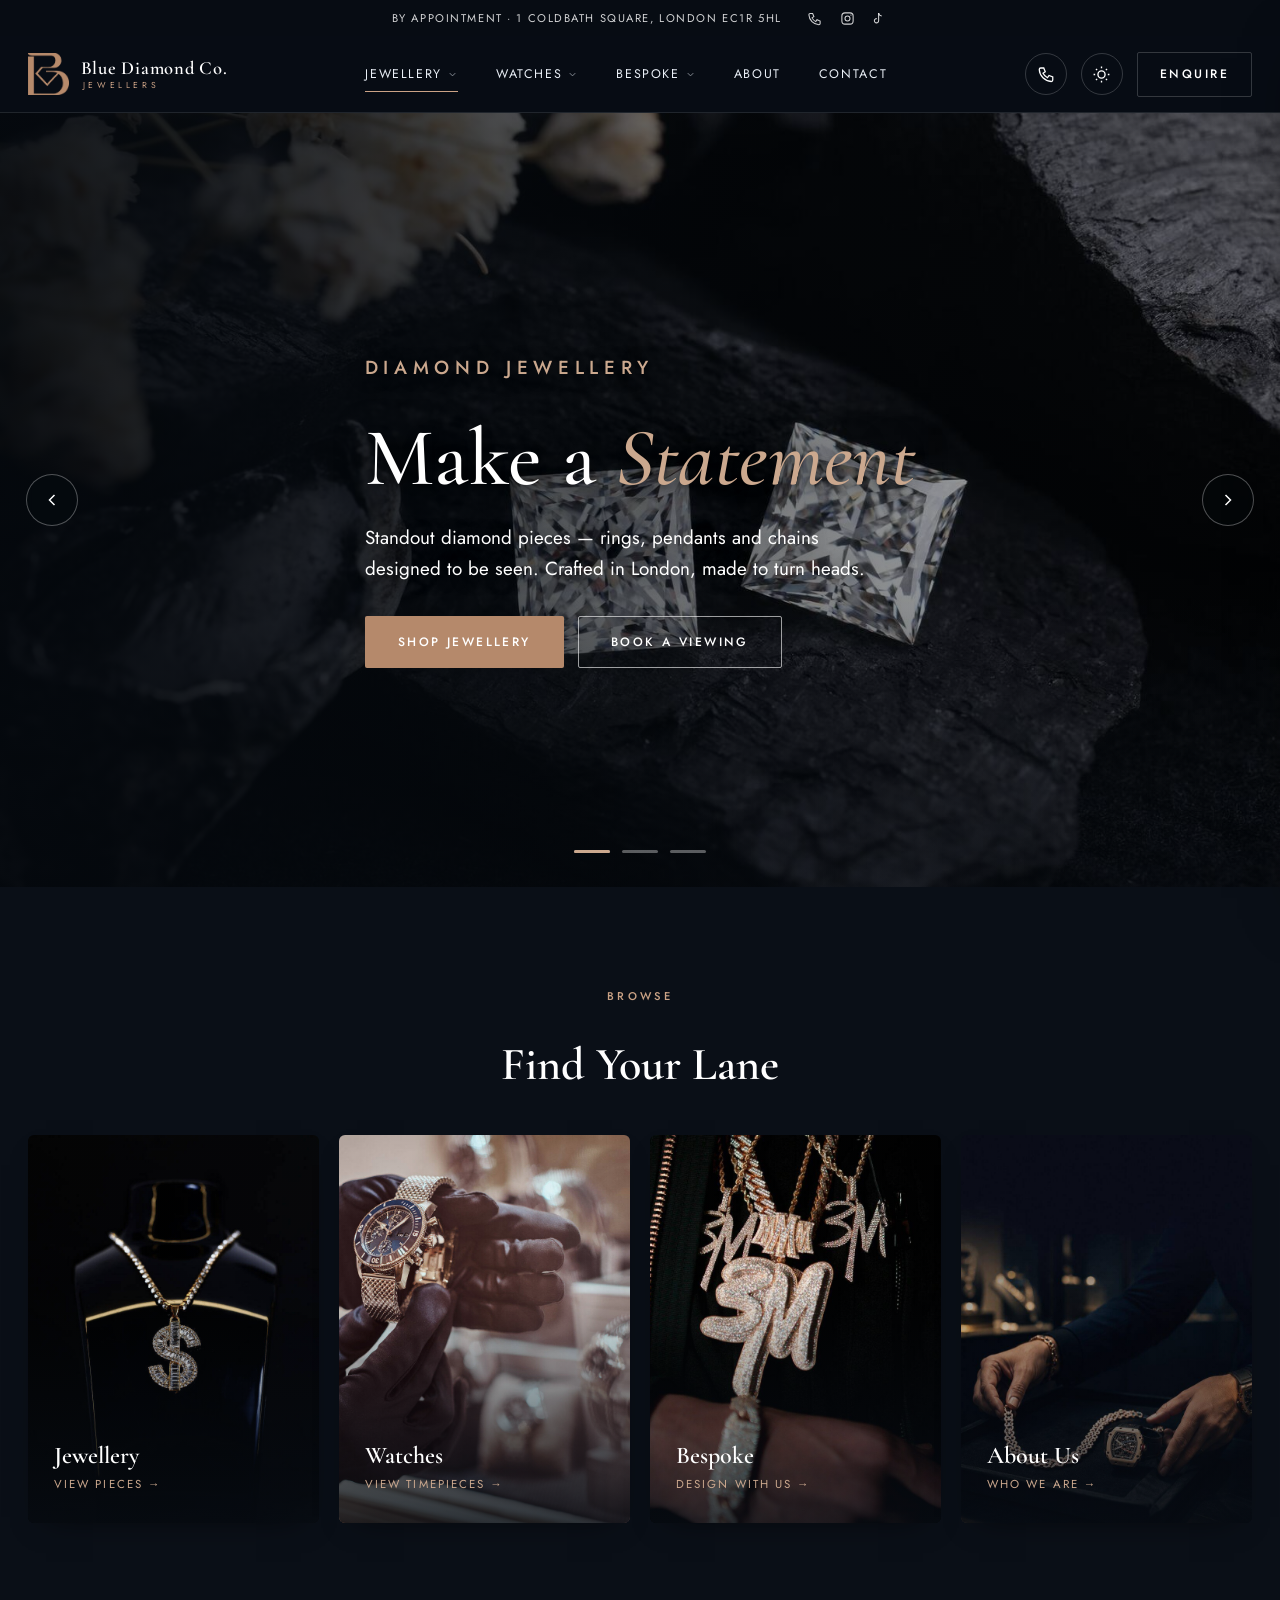
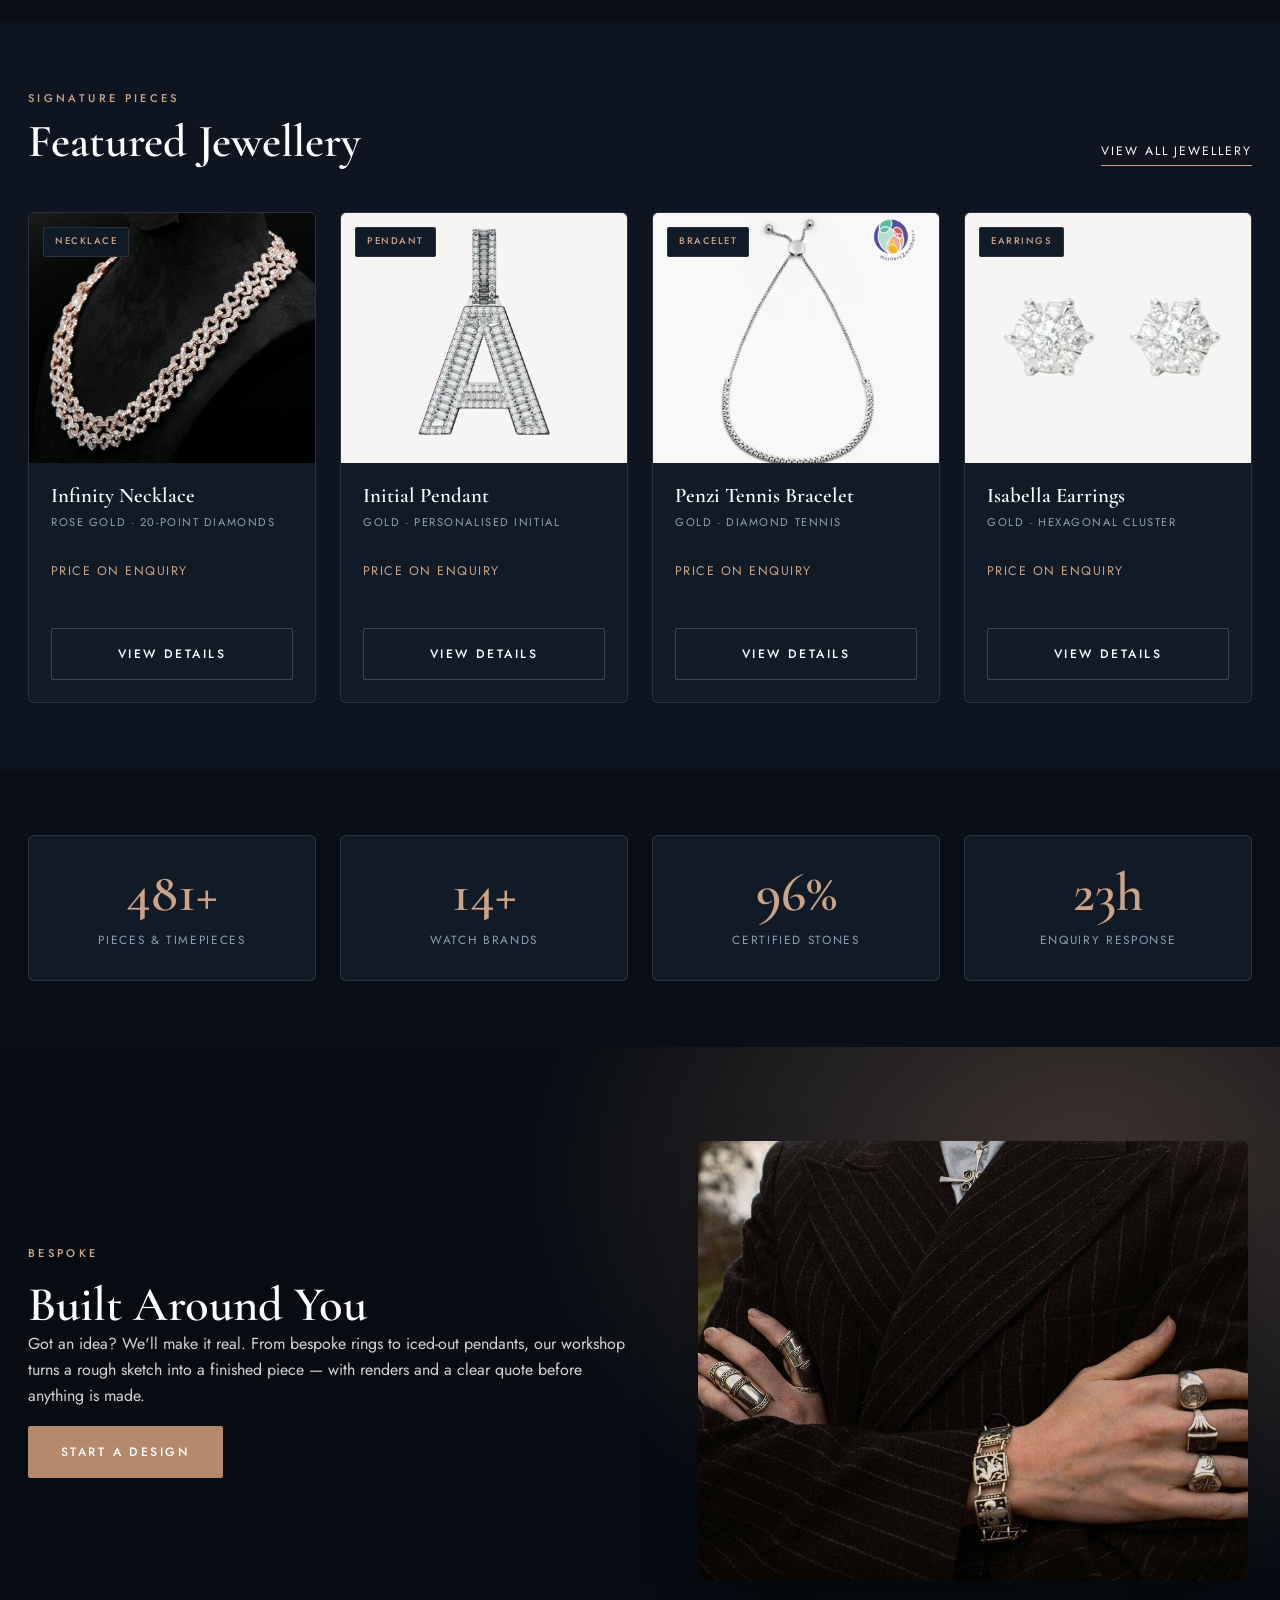
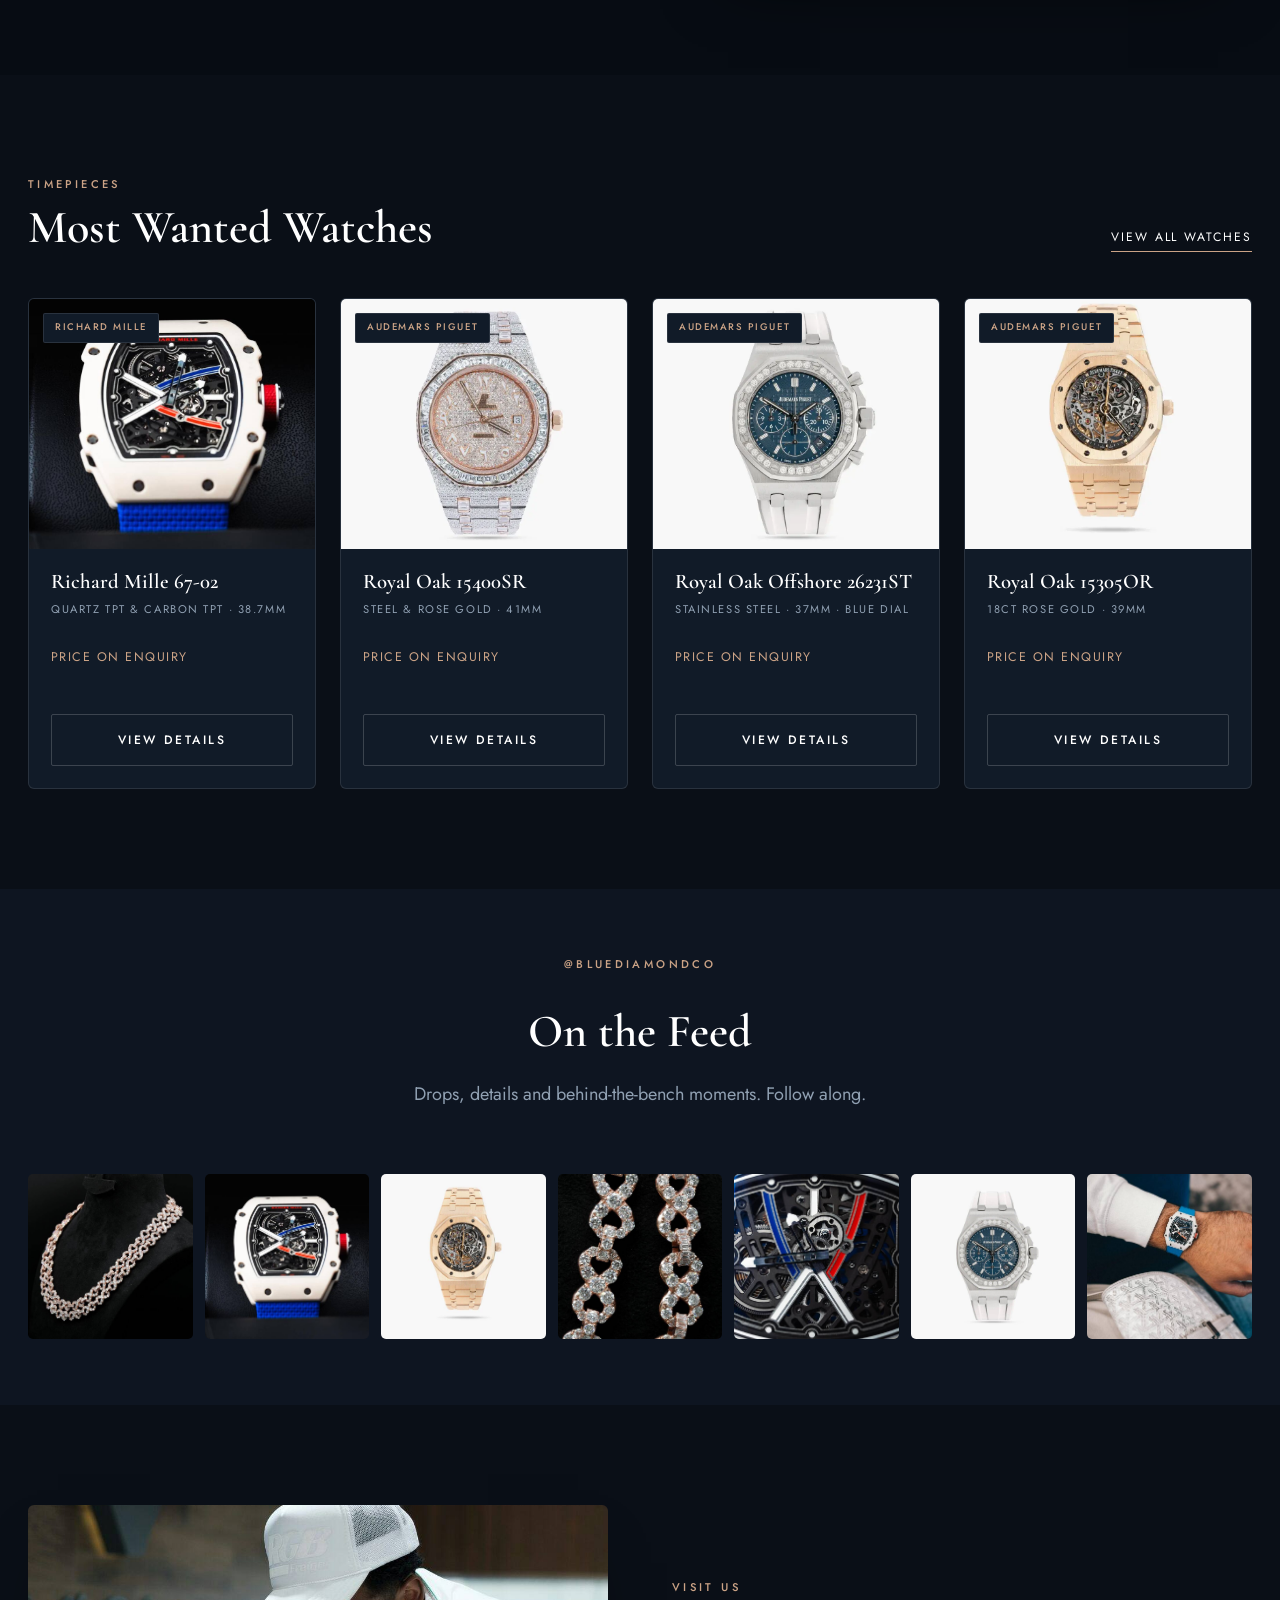
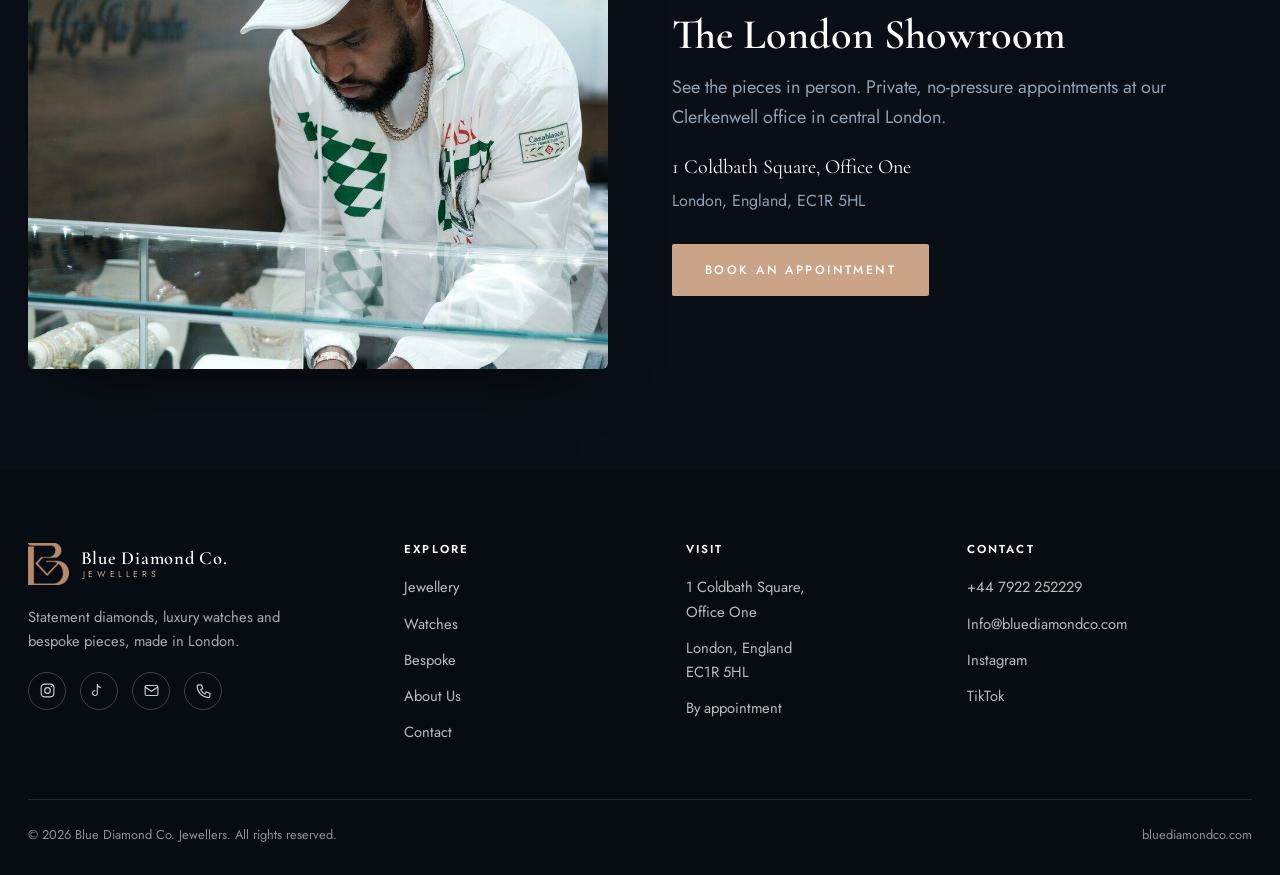
<file: index.html>
<!DOCTYPE html>
<html lang="en" data-theme="dark">
<head>
<meta charset="UTF-8">
<meta name="viewport" content="width=device-width, initial-scale=1">
<title>Blue Diamond Co. — Diamonds, Watches & Bespoke | London</title>
<meta name="description" content="Blue Diamond Co. Jewellers — London's destination for statement diamond jewellery, luxury watches and bespoke pieces. Visit us at 1 Coldbath Square. By appointment.">
<script>(function(){try{var t=localStorage.getItem('bdc-theme');document.documentElement.setAttribute('data-theme',t==='light'?'light':'dark');}catch(e){document.documentElement.setAttribute('data-theme','dark');}})();</script>
<link rel="preconnect" href="https://fonts.googleapis.com">
<link rel="preconnect" href="https://fonts.gstatic.com" crossorigin>
<link href="https://fonts.googleapis.com/css2?family=Cormorant+Garamond:ital,wght@0,400;0,500;0,600;1,400;1,500&family=Jost:wght@300;400;500&display=swap" rel="stylesheet">
<link rel="icon" type="image/png" sizes="32x32" href="assets/img/favicon-32.png">
<link rel="apple-touch-icon" href="assets/img/favicon-180.png">
<link rel="stylesheet" href="assets/css/styles.css">
</head>
<body>

<!-- ===== Top bar ===== -->
<div class="topbar">
  <div class="container">
    <span>By Appointment · 1 Coldbath Square, London EC1R 5HL</span>
    <span class="topbar-icons">
      <a href="tel:+447922252229" aria-label="Call us"><svg viewBox="0 0 24 24" fill="none" stroke="currentColor" stroke-width="1.7"><path d="M5 4h4l2 5-3 2a14 14 0 0 0 6 6l2-3 5 2v4a2 2 0 0 1-2 2A17 17 0 0 1 3 6a2 2 0 0 1 2-2z"/></svg></a>
      <a href="https://www.instagram.com/_bluediamondco/" target="_blank" rel="noopener" aria-label="Instagram"><svg viewBox="0 0 24 24" fill="none" stroke="currentColor" stroke-width="1.7"><rect x="3" y="3" width="18" height="18" rx="5"/><circle cx="12" cy="12" r="4"/><circle cx="17.5" cy="6.5" r="1" fill="currentColor" stroke="none"/></svg></a>
      <a href="https://www.tiktok.com/@bluediamondco" target="_blank" rel="noopener" aria-label="TikTok"><svg viewBox="0 0 24 24" fill="none" stroke="currentColor" stroke-width="1.7"><path d="M9 3v12.6a3.4 3.4 0 1 1-3-3.38"/><path d="M9 3.2c.4 2.7 2.3 4.5 5 4.8"/></svg></a>
    </span>
  </div>
</div>

<!-- ===== Header ===== -->
<header class="site-header">
  <div class="container">
    <nav class="nav">
      <a href="index.html" class="logo" aria-label="Blue Diamond Co. home">
        <img class="mark mark-light" src="assets/img/mark-navy.png" alt="Blue Diamond Co.">
        <img class="mark mark-dark" src="assets/img/mark-gold.png" alt="Blue Diamond Co.">
        <span class="wordmark"><b>Blue Diamond Co.</b><span>Jewellers</span></span>
      </a>

      <ul class="nav-links">
        <li class="nav-item has-mega">
          <a href="jewellery.html" class="active">Jewellery <svg class="chev" viewBox="0 0 24 24" fill="none" stroke="currentColor" stroke-width="2"><path d="m6 9 6 6 6-6"/></svg></a>
          <div class="mega"><div class="mega-grid">
            <div class="mega-col"><h5>Shop by type</h5><ul>
              <li><a href="jewellery.html">All Jewellery</a></li>
              <li><a href="jewellery.html?cat=rings">Rings</a></li>
              <li><a href="jewellery.html?cat=necklaces">Necklaces & Pendants</a></li>
              <li><a href="jewellery.html?cat=earrings">Earrings</a></li>
              <li><a href="jewellery.html?cat=bracelets">Bracelets</a></li>
            </ul></div>
            <div class="mega-col"><h5>By metal</h5><ul>
              <li><a href="jewellery.html">White Gold</a></li>
              <li><a href="jewellery.html">Rose Gold</a></li>
              <li><a href="jewellery.html">Platinum</a></li>
              <li><a href="jewellery.html">Diamond Sets</a></li>
            </ul></div>
            <a href="jewellery.html" class="mega-promo">
              <span class="ph ph--gold" aria-hidden="true"><svg viewBox="0 0 100 100" fill="none" stroke="currentColor" stroke-width="3" stroke-linejoin="round"><path d="M28 22 H72 L90 42 L50 88 L10 42 Z"/><path d="M10 42 H90"/><path d="M28 22 L38 42 L50 88 L62 42 L72 22"/><path d="M38 42 H62"/></svg></span>
              <div class="mega-promo-body"><span>New In</span><h4>The Iced Edit</h4><span class="lk">Shop now →</span></div>
            </a>
          </div></div>
        </li>

        <li class="nav-item has-mega">
          <a href="watches.html">Watches <svg class="chev" viewBox="0 0 24 24" fill="none" stroke="currentColor" stroke-width="2"><path d="m6 9 6 6 6-6"/></svg></a>
          <div class="mega"><div class="mega-grid">
            <div class="mega-col"><h5>Shop by brand</h5><ul>
              <li><a href="watches.html?cat=ap">Audemars Piguet</a></li>
              <li><a href="watches.html?cat=richard">Richard Mille</a></li>
              <li><a href="watches.html">All Watches</a></li>
            </ul></div>
            <div class="mega-col"><h5>Explore</h5><ul>
              <li><a href="watches.html">All Watches</a></li>
              <li><a href="contact.html?type=Watch">Sourcing Request</a></li>
              <li><a href="contact.html">Book a Viewing</a></li>
            </ul></div>
            <a href="watches.html" class="mega-promo">
              <span class="ph ph--blue" aria-hidden="true"><svg viewBox="0 0 100 100" fill="none" stroke="currentColor" stroke-width="3"><circle cx="50" cy="52" r="26"/><path d="M50 36v16l11 7M40 16h20"/></svg></span>
              <div class="mega-promo-body"><span>Most Wanted</span><h4>Steel Sports Watches</h4><span class="lk">Enquire now →</span></div>
            </a>
          </div></div>
        </li>

        <li class="nav-item has-mega">
          <a href="custom-jewellery.html">Bespoke <svg class="chev" viewBox="0 0 24 24" fill="none" stroke="currentColor" stroke-width="2"><path d="m6 9 6 6 6-6"/></svg></a>
          <div class="mega"><div class="mega-grid">
            <div class="mega-col"><h5>Make it yours</h5><ul>
              <li><a href="custom-jewellery.html">Bespoke Jewellery</a></li>
              <li><a href="custom-jewellery.html">Bespoke Rings</a></li>
              <li><a href="custom-jewellery.html">Bespoke Pendants</a></li>
            </ul></div>
            <div class="mega-col"><h5>Get started</h5><ul>
              <li><a href="contact.html?type=Bespoke">Start a Design</a></li>
              <li><a href="contact.html">Book a Consultation</a></li>
            </ul></div>
            <a href="custom-jewellery.html" class="mega-promo">
              <span class="ph ph--navy" aria-hidden="true"><svg viewBox="0 0 100 100" fill="none" stroke="currentColor" stroke-width="3" stroke-linejoin="round"><path d="M50 14l8 14 16 3-11 12 2 16-15-7-15 7 2-16-11-12 16-3z"/></svg></span>
              <div class="mega-promo-body"><span>From Sketch</span><h4>Built Around You</h4><span class="lk">Start now →</span></div>
            </a>
          </div></div>
        </li>

        <li class="nav-item"><a href="about.html">About</a></li>
        <li class="nav-item"><a href="contact.html">Contact</a></li>
      </ul>

      <div class="nav-cta">
        <a href="tel:+447922252229" class="nav-icon" aria-label="Call us"><svg viewBox="0 0 24 24" fill="none" stroke="currentColor" stroke-width="1.7"><path d="M5 4h4l2 5-3 2a14 14 0 0 0 6 6l2-3 5 2v4a2 2 0 0 1-2 2A17 17 0 0 1 3 6a2 2 0 0 1 2-2z"/></svg></a>
        <button class="theme-toggle" aria-label="Toggle light/dark theme">
          <svg class="ico-moon" viewBox="0 0 24 24" fill="none" stroke="currentColor" stroke-width="1.7"><path d="M21 12.8A9 9 0 1 1 11.2 3a7 7 0 0 0 9.8 9.8z"/></svg>
          <svg class="ico-sun" viewBox="0 0 24 24" fill="none" stroke="currentColor" stroke-width="1.7"><circle cx="12" cy="12" r="4.5"/><path d="M12 2v2M12 20v2M2 12h2M20 12h2M5 5l1.5 1.5M17.5 17.5 19 19M19 5l-1.5 1.5M6.5 17.5 5 19"/></svg>
        </button>
        <a href="contact.html" class="btn btn--ghost" style="padding:11px 22px">Enquire</a>
        <button class="menu-toggle" aria-label="Open menu"><svg viewBox="0 0 24 24" fill="none" stroke="currentColor" stroke-width="1.6"><path d="M3 6h18M3 12h18M3 18h18"/></svg></button>
      </div>
    </nav>
  </div>
</header>

<!-- ===== Hero slider ===== -->
<section class="hero-slider" aria-label="Featured">
  <div class="slide active">
    <div class="slide-bg" style="background-image:url('assets/img/hero/jewellery.jpg')"></div>
    <div class="slide-inner"><div class="container"><div class="slide-content">
      <p class="eyebrow">Diamond Jewellery</p>
      <h1>Make a <em>Statement</em></h1>
      <p>Standout diamond pieces — rings, pendants and chains designed to be seen. Crafted in London, made to turn heads.</p>
      <div class="slide-actions">
        <a href="jewellery.html" class="btn btn--gold">Shop Jewellery</a>
        <a href="contact.html" class="btn btn--light">Book a Viewing</a>
      </div>
    </div></div></div>
  </div>

  <div class="slide">
    <div class="slide-bg" style="background-image:url('assets/img/hero/watches.jpg')"></div>
    <div class="slide-inner"><div class="container"><div class="slide-content">
      <p class="eyebrow">Luxury Watches</p>
      <h1>Time, <em>Elevated</em></h1>
      <p>Audemars Piguet, Richard Mille and more — the most wanted references, sourced and verified. Price on enquiry.</p>
      <div class="slide-actions">
        <a href="watches.html" class="btn btn--gold">View Watches</a>
        <a href="contact.html?type=Watch" class="btn btn--light">Sourcing Request</a>
      </div>
    </div></div></div>
  </div>

  <div class="slide">
    <div class="slide-bg" style="background-image:url('assets/img/hero/custom.jpg')"></div>
    <div class="slide-inner"><div class="container"><div class="slide-content">
      <p class="eyebrow">Bespoke Pieces</p>
      <h1>Built <em>Around You</em></h1>
      <p>From a quick sketch to a finished piece you'll actually want to wear. Your idea, our workshop.</p>
      <div class="slide-actions">
        <a href="custom-jewellery.html" class="btn btn--gold">Start a Design</a>
        <a href="contact.html?type=Bespoke" class="btn btn--light">Talk to Us</a>
      </div>
    </div></div></div>
  </div>

  <button class="slider-arrow prev" aria-label="Previous"><svg viewBox="0 0 24 24" fill="none" stroke="currentColor" stroke-width="1.8"><path d="m15 18-6-6 6-6"/></svg></button>
  <button class="slider-arrow next" aria-label="Next"><svg viewBox="0 0 24 24" fill="none" stroke="currentColor" stroke-width="1.8"><path d="m9 18 6-6-6-6"/></svg></button>
  <div class="slider-dots">
    <button class="active" aria-label="Slide 1"></button>
    <button aria-label="Slide 2"></button>
    <button aria-label="Slide 3"></button>
  </div>
</section>

<!-- ===== Categories ===== -->
<section class="section">
  <div class="container">
    <div class="section-head center" style="justify-content:center;flex-direction:column;align-items:center">
      <p class="eyebrow">Browse</p>
      <h2>Find Your Lane</h2>
    </div>
    <div class="cat-grid">
      <a href="jewellery.html" class="cat reveal">
        <img class="cat-photo" src="assets/img/sections/cat-jewellery.jpg" alt="" aria-hidden="true">
        <div class="cat-body"><h3>Jewellery</h3><span>View pieces →</span></div>
      </a>
      <a href="watches.html" class="cat reveal">
        <img class="cat-photo" src="assets/img/sections/cat-watches.jpg" alt="" aria-hidden="true">
        <div class="cat-body"><h3>Watches</h3><span>View timepieces →</span></div>
      </a>
      <a href="custom-jewellery.html" class="cat reveal">
        <img class="cat-photo" src="assets/img/sections/cat-bespoke.jpg" alt="" aria-hidden="true">
        <div class="cat-body"><h3>Bespoke</h3><span>Design with us →</span></div>
      </a>
      <a href="about.html" class="cat reveal">
        <img class="cat-photo" src="assets/img/sections/cat-about.jpg" alt="" aria-hidden="true">
        <div class="cat-body"><h3>About Us</h3><span>Who we are →</span></div>
      </a>
    </div>
  </div>
</section>

<!-- ===== Featured jewellery ===== -->
<section class="section section--tight alt">
  <div class="container">
    <div class="section-head">
      <div><p class="eyebrow">Signature Pieces</p><h2>Featured Jewellery</h2></div>
      <a href="jewellery.html" class="link-more">View all jewellery</a>
    </div>
    <div class="product-grid home-feat">
      <article class="card reveal">
        <a class="ph" href="product.html?id=infinity-necklace"><span class="card-tag">Necklace</span><img class="card-photo" src="assets/img/products/infinity-1.jpg" alt="Infinity Necklace"></a>
        <div class="card-body"><h3>Infinity Necklace</h3><p class="card-meta">Rose Gold · 20-Point Diamonds</p><p class="card-price"><span class="poa">Price on enquiry</span></p><a href="product.html?id=infinity-necklace" class="btn btn--ghost btn--block">View Details</a></div>
      </article>
      <article class="card reveal">
        <a class="ph" href="product.html?id=initial-pendant"><span class="card-tag">Pendant</span><img class="card-photo" src="assets/img/products/initial-pendant-1.webp" alt="Gold Diamond Initial Pendant"></a>
        <div class="card-body"><h3>Initial Pendant</h3><p class="card-meta">Gold · Personalised Initial</p><p class="card-price"><span class="poa">Price on enquiry</span></p><a href="product.html?id=initial-pendant" class="btn btn--ghost btn--block">View Details</a></div>
      </article>
      <article class="card reveal">
        <a class="ph" href="product.html?id=penzi-tennis-bracelet"><span class="card-tag">Bracelet</span><img class="card-photo" src="assets/img/products/penzi-tennis-bracelet-1.webp" alt="Penzi Diamond Tennis Bracelet"></a>
        <div class="card-body"><h3>Penzi Tennis Bracelet</h3><p class="card-meta">Gold · Diamond Tennis</p><p class="card-price"><span class="poa">Price on enquiry</span></p><a href="product.html?id=penzi-tennis-bracelet" class="btn btn--ghost btn--block">View Details</a></div>
      </article>
      <article class="card reveal">
        <a class="ph" href="product.html?id=isabella-earrings"><span class="card-tag">Earrings</span><img class="card-photo" src="assets/img/products/isabella-earrings-1.webp" alt="Isabella Hexagonal Earrings"></a>
        <div class="card-body"><h3>Isabella Earrings</h3><p class="card-meta">Gold · Hexagonal Cluster</p><p class="card-price"><span class="poa">Price on enquiry</span></p><a href="product.html?id=isabella-earrings" class="btn btn--ghost btn--block">View Details</a></div>
      </article>
    </div>
  </div>
</section>

<!-- ===== Stats counters ===== -->
<section class="section section--tight">
  <div class="container">
    <div class="stats">
      <div class="stat reveal"><div class="stat-num" data-count="500" data-suffix="+">0</div><div class="stat-label">Pieces & Timepieces</div></div>
      <div class="stat reveal"><div class="stat-num" data-count="15" data-suffix="+">0</div><div class="stat-label">Watch Brands</div></div>
      <div class="stat reveal"><div class="stat-num" data-count="100" data-suffix="%">0</div><div class="stat-label">Certified Stones</div></div>
      <div class="stat reveal"><div class="stat-num" data-count="24" data-suffix="h">0</div><div class="stat-label">Enquiry Response</div></div>
    </div>
  </div>
</section>

<!-- ===== Bespoke band ===== -->
<section class="band">
  <div class="container">
    <div>
      <p class="eyebrow">Bespoke</p>
      <h2>Built Around You</h2>
      <p>Got an idea? We'll make it real. From bespoke rings to iced-out pendants, our workshop turns a rough sketch into a finished piece — with renders and a clear quote before anything is made.</p>
      <a href="custom-jewellery.html" class="btn btn--gold">Start a Design</a>
    </div>
    <div class="band-visual">
      <img src="assets/img/hero/bespoke-band.jpg" alt="Bespoke jewellery being crafted">
    </div>
  </div>
</section>

<!-- ===== Featured watches ===== -->
<section class="section">
  <div class="container">
    <div class="section-head">
      <div><p class="eyebrow">Timepieces</p><h2>Most Wanted Watches</h2></div>
      <a href="watches.html" class="link-more">View all watches</a>
    </div>
    <div class="product-grid home-feat">
      <article class="card reveal">
        <a class="ph" href="product.html?id=richard-mille-67-02"><span class="card-tag">Richard Mille</span><img class="card-photo" src="assets/img/products/rm-67-02-1.jpg" alt="Richard Mille 67-02"></a>
        <div class="card-body"><h3>Richard Mille 67-02</h3><p class="card-meta">Quartz TPT & Carbon TPT · 38.7mm</p><p class="card-price"><span class="poa">Price on enquiry</span></p><a href="product.html?id=richard-mille-67-02" class="btn btn--ghost btn--block">View Details</a></div>
      </article>
      <article class="card reveal">
        <a class="ph" href="product.html?id=ap-royal-oak-15400sr"><span class="card-tag">Audemars Piguet</span><img class="card-photo" src="assets/img/products/ap-ro-15400sr-1.webp" alt="AP Royal Oak 15400SR"></a>
        <div class="card-body"><h3>Royal Oak 15400SR</h3><p class="card-meta">Steel & Rose Gold · 41mm</p><p class="card-price"><span class="poa">Price on enquiry</span></p><a href="product.html?id=ap-royal-oak-15400sr" class="btn btn--ghost btn--block">View Details</a></div>
      </article>
      <article class="card reveal">
        <a class="ph" href="product.html?id=ap-offshore-26231st"><span class="card-tag">Audemars Piguet</span><img class="card-photo" src="assets/img/products/ap-offshore-26231st-1.webp" alt="AP Royal Oak Offshore 26231ST"></a>
        <div class="card-body"><h3>Royal Oak Offshore 26231ST</h3><p class="card-meta">Stainless Steel · 37mm · Blue Dial</p><p class="card-price"><span class="poa">Price on enquiry</span></p><a href="product.html?id=ap-offshore-26231st" class="btn btn--ghost btn--block">View Details</a></div>
      </article>
      <article class="card reveal">
        <a class="ph" href="product.html?id=ap-royal-oak-15305or"><span class="card-tag">Audemars Piguet</span><img class="card-photo" src="assets/img/products/ap-ro-15305or-1.webp" alt="AP Royal Oak 15305OR"></a>
        <div class="card-body"><h3>Royal Oak 15305OR</h3><p class="card-meta">18ct Rose Gold · 39mm</p><p class="card-price"><span class="poa">Price on enquiry</span></p><a href="product.html?id=ap-royal-oak-15305or" class="btn btn--ghost btn--block">View Details</a></div>
      </article>
    </div>
  </div>
</section>

<!-- ===== Gallery ===== -->
<section class="section section--tight alt">
  <div class="container">
    <div class="section-head center" style="justify-content:center;flex-direction:column;align-items:center">
      <p class="eyebrow">@bluediamondco</p>
      <h2>On the Feed</h2>
      <p class="lead">Drops, details and behind-the-bench moments. Follow along.</p>
    </div>
    <div class="gallery">
      <a href="https://www.instagram.com/_bluediamondco/reel/DRcvySQDLHm/" target="_blank" rel="noopener" class="gallery-item"><img src="assets/img/feed/feed-1.jpg" alt="Blue Diamond Co. Instagram post" loading="lazy"><span class="ig"><svg viewBox="0 0 24 24" fill="none" stroke="currentColor" stroke-width="1.6"><rect x="3" y="3" width="18" height="18" rx="5"/><circle cx="12" cy="12" r="4"/><circle cx="17.5" cy="6.5" r="1" fill="currentColor" stroke="none"/></svg></span></a>
      <a href="https://www.instagram.com/_bluediamondco/reel/DQeup6UDCUE/" target="_blank" rel="noopener" class="gallery-item"><img src="assets/img/feed/feed-2.jpg" alt="Blue Diamond Co. Instagram post" loading="lazy"><span class="ig"><svg viewBox="0 0 24 24" fill="none" stroke="currentColor" stroke-width="1.6"><rect x="3" y="3" width="18" height="18" rx="5"/><circle cx="12" cy="12" r="4"/><circle cx="17.5" cy="6.5" r="1" fill="currentColor" stroke="none"/></svg></span></a>
      <a href="https://www.instagram.com/_bluediamondco/p/DPIXGkNCBWW/" target="_blank" rel="noopener" class="gallery-item"><img src="assets/img/feed/feed-3.jpg" alt="Blue Diamond Co. Instagram post" loading="lazy"><span class="ig"><svg viewBox="0 0 24 24" fill="none" stroke="currentColor" stroke-width="1.6"><rect x="3" y="3" width="18" height="18" rx="5"/><circle cx="12" cy="12" r="4"/><circle cx="17.5" cy="6.5" r="1" fill="currentColor" stroke="none"/></svg></span></a>
      <a href="https://www.instagram.com/_bluediamondco/p/DPEhjOMjBrA/" target="_blank" rel="noopener" class="gallery-item"><img src="assets/img/feed/feed-4.jpg" alt="Blue Diamond Co. Instagram post" loading="lazy"><span class="ig"><svg viewBox="0 0 24 24" fill="none" stroke="currentColor" stroke-width="1.6"><rect x="3" y="3" width="18" height="18" rx="5"/><circle cx="12" cy="12" r="4"/><circle cx="17.5" cy="6.5" r="1" fill="currentColor" stroke="none"/></svg></span></a>
      <a href="https://www.instagram.com/_bluediamondco/reel/DOyUCFmDCGR/" target="_blank" rel="noopener" class="gallery-item"><img src="assets/img/feed/feed-5.jpg" alt="Blue Diamond Co. Instagram post" loading="lazy"><span class="ig"><svg viewBox="0 0 24 24" fill="none" stroke="currentColor" stroke-width="1.6"><rect x="3" y="3" width="18" height="18" rx="5"/><circle cx="12" cy="12" r="4"/><circle cx="17.5" cy="6.5" r="1" fill="currentColor" stroke="none"/></svg></span></a>
      <a href="https://www.instagram.com/_bluediamondco/reel/DOyTUJjDB9v/" target="_blank" rel="noopener" class="gallery-item"><img src="assets/img/feed/feed-6.jpg" alt="Blue Diamond Co. Instagram post" loading="lazy"><span class="ig"><svg viewBox="0 0 24 24" fill="none" stroke="currentColor" stroke-width="1.6"><rect x="3" y="3" width="18" height="18" rx="5"/><circle cx="12" cy="12" r="4"/><circle cx="17.5" cy="6.5" r="1" fill="currentColor" stroke="none"/></svg></span></a>
      <a href="https://www.instagram.com/_bluediamondco/reel/DYK68S9utIf/" target="_blank" rel="noopener" class="gallery-item"><img src="assets/img/feed/feed-7.jpg" alt="Blue Diamond Co. Instagram post" loading="lazy"><span class="ig"><svg viewBox="0 0 24 24" fill="none" stroke="currentColor" stroke-width="1.6"><rect x="3" y="3" width="18" height="18" rx="5"/><circle cx="12" cy="12" r="4"/><circle cx="17.5" cy="6.5" r="1" fill="currentColor" stroke="none"/></svg></span></a>
    </div>
  </div>
</section>

<!-- ===== Visit ===== -->
<section class="section">
  <div class="container">
    <div class="split">
      <div class="split-media">
        <img src="assets/img/hero/showroom.jpg" alt="Blue Diamond Co. London showroom">
      </div>
      <div class="split-body">
        <p class="eyebrow">Visit Us</p>
        <h2>The London Showroom</h2>
        <p class="lead">See the pieces in person. Private, no-pressure appointments at our Clerkenwell office in central London.</p>
        <p style="font-family:var(--serif);font-size:1.25rem;color:var(--heading);margin-bottom:.2em">1 Coldbath Square, Office One</p>
        <p style="color:var(--text-soft)">London, England, EC1R 5HL</p>
        <a href="contact.html" class="btn btn--primary" style="margin-top:14px">Book an Appointment</a>
      </div>
    </div>
  </div>
</section>

<!-- ===== Footer ===== -->
<footer class="site-footer">
  <div class="container">
    <div class="footer-grid">
      <div class="footer-about">
        <a href="index.html" class="logo">
          <img class="mark" src="assets/img/mark-gold.png" alt="Blue Diamond Co.">
          <span class="wordmark"><b>Blue Diamond Co.</b><span>Jewellers</span></span>
        </a>
        <p>Statement diamonds, luxury watches and bespoke pieces, made in London.</p>
        <div class="socials">
          <a href="https://www.instagram.com/_bluediamondco/" target="_blank" rel="noopener" aria-label="Instagram"><svg viewBox="0 0 24 24" fill="none" stroke="currentColor" stroke-width="1.6"><rect x="3" y="3" width="18" height="18" rx="5"/><circle cx="12" cy="12" r="4"/><circle cx="17.5" cy="6.5" r="1" fill="currentColor" stroke="none"/></svg></a>
          <a href="https://www.tiktok.com/@bluediamondco" target="_blank" rel="noopener" aria-label="TikTok"><svg viewBox="0 0 24 24" fill="none" stroke="currentColor" stroke-width="1.6"><path d="M9 3v12.6a3.4 3.4 0 1 1-3-3.38"/><path d="M9 3.2c.4 2.7 2.3 4.5 5 4.8"/></svg></a>
          <a href="mailto:Info@bluediamondco.com" aria-label="Email"><svg viewBox="0 0 24 24" fill="none" stroke="currentColor" stroke-width="1.6"><rect x="3" y="5" width="18" height="14" rx="2"/><path d="m3 7 9 6 9-6"/></svg></a>
          <a href="tel:+447922252229" aria-label="Phone"><svg viewBox="0 0 24 24" fill="none" stroke="currentColor" stroke-width="1.6"><path d="M5 4h4l2 5-3 2a14 14 0 0 0 6 6l2-3 5 2v4a2 2 0 0 1-2 2A17 17 0 0 1 3 6a2 2 0 0 1 2-2z"/></svg></a>
        </div>
      </div>
      <div class="footer-col"><h4>Explore</h4><ul><li><a href="jewellery.html">Jewellery</a></li><li><a href="watches.html">Watches</a></li><li><a href="custom-jewellery.html">Bespoke</a></li><li><a href="about.html">About Us</a></li><li><a href="contact.html">Contact</a></li></ul></div>
      <div class="footer-col"><h4>Visit</h4><ul><li>1 Coldbath Square,<br>Office One</li><li>London, England<br>EC1R 5HL</li><li>By appointment</li></ul></div>
      <div class="footer-col"><h4>Contact</h4><ul><li><a href="tel:+447922252229">+44 7922 252229</a></li><li><a href="mailto:Info@bluediamondco.com">Info@bluediamondco.com</a></li><li><a href="https://www.instagram.com/_bluediamondco/" target="_blank" rel="noopener">Instagram</a></li><li><a href="https://www.tiktok.com/@bluediamondco" target="_blank" rel="noopener">TikTok</a></li></ul></div>
    </div>
    <div class="footer-bottom"><span>© <span id="year">2026</span> Blue Diamond Co. Jewellers. All rights reserved.</span><span>bluediamondco.com</span></div>
  </div>
</footer>

<!-- Mobile drawer -->
<div class="drawer-backdrop" id="drawer-backdrop"></div>
<aside class="drawer" id="drawer">
  <div class="drawer-head">
    <span class="wordmark" style="font-family:var(--serif);font-size:1.1rem;color:var(--heading)">Menu</span>
    <button class="drawer-close" aria-label="Close menu"><svg viewBox="0 0 24 24" fill="none" stroke="currentColor" stroke-width="1.6"><path d="M6 6l12 12M18 6 6 18"/></svg></button>
  </div>
  <nav>
    <a href="jewellery.html">Jewellery</a>
    <a href="watches.html">Watches</a>
    <a href="custom-jewellery.html">Bespoke</a>
    <a href="about.html">About</a>
    <a href="contact.html">Contact</a>
    <a href="tel:+447922252229" class="sub">+44 7922 252229</a>
  </nav>
</aside>

<script src="assets/js/main.js"></script>
</body>
</html>
                                                                                                                                                                                                                                                                                                                                                                                                                                                                                                                                                 
</file>
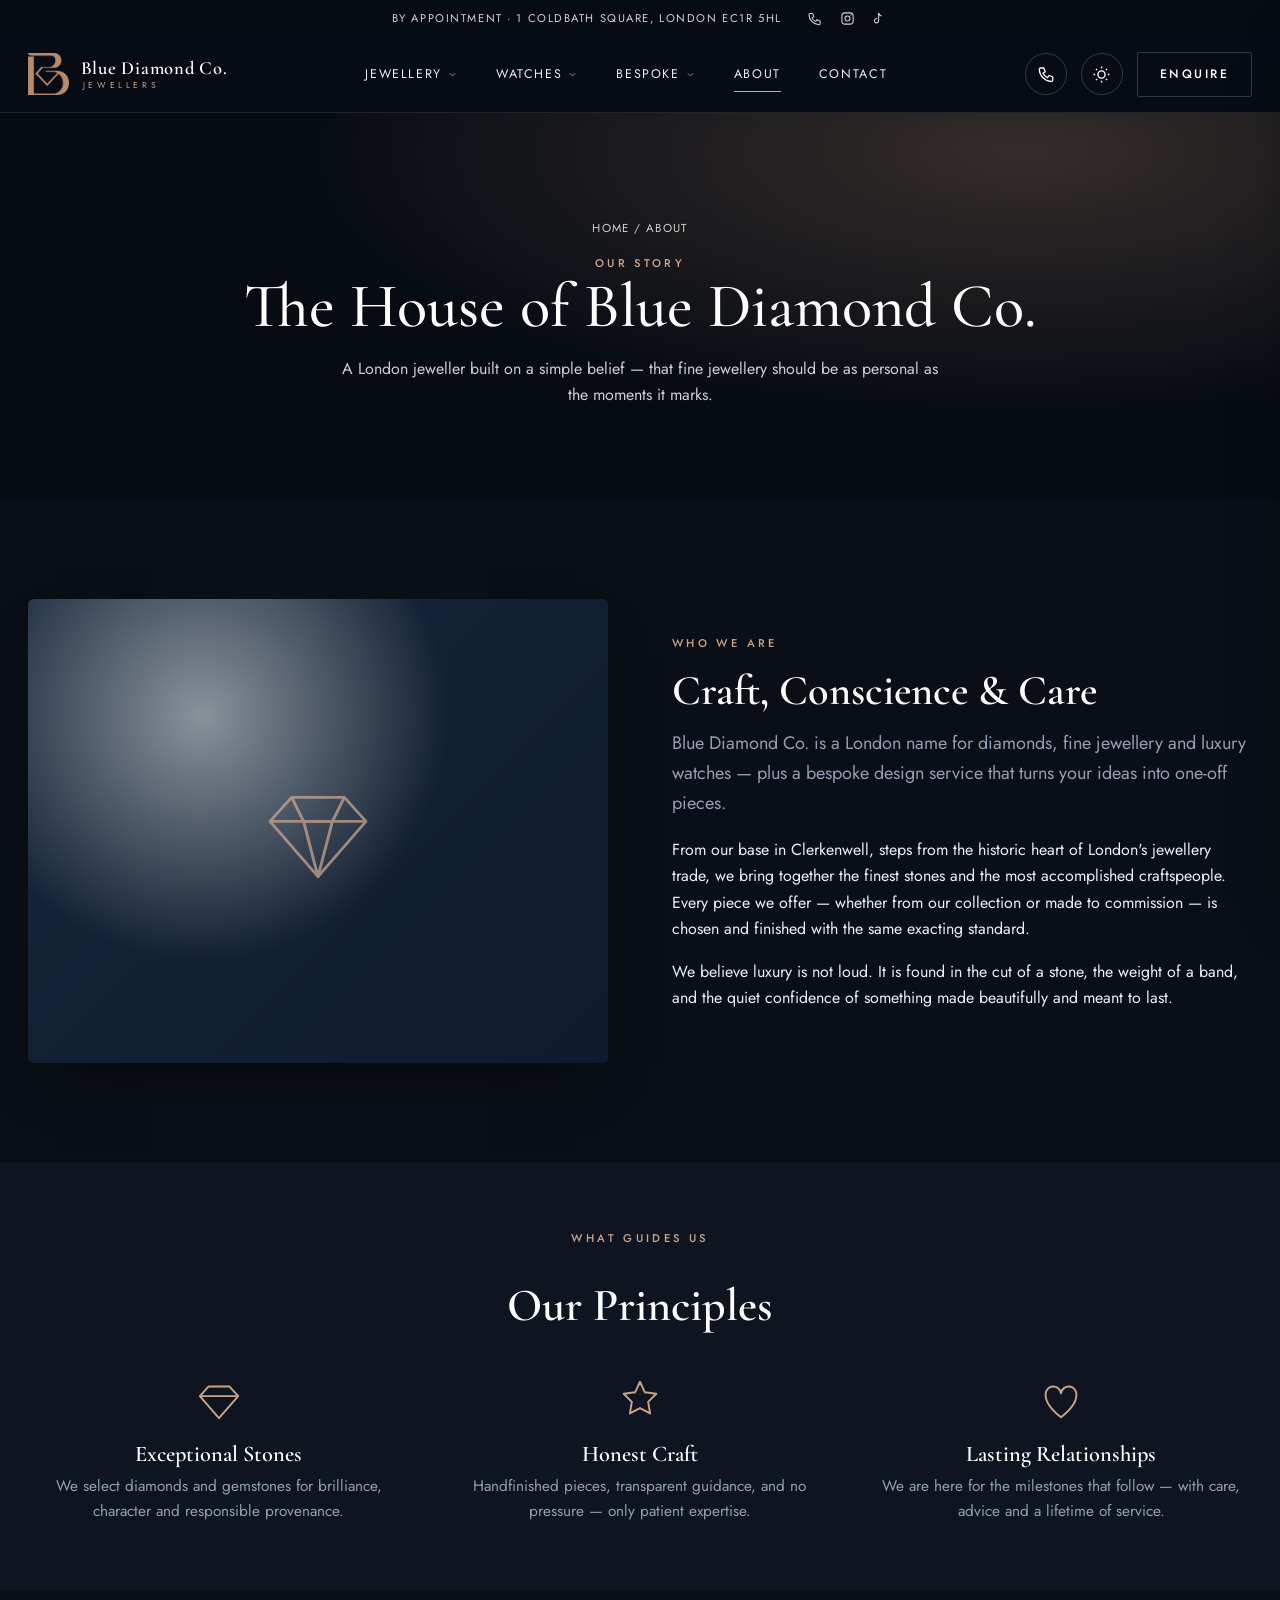
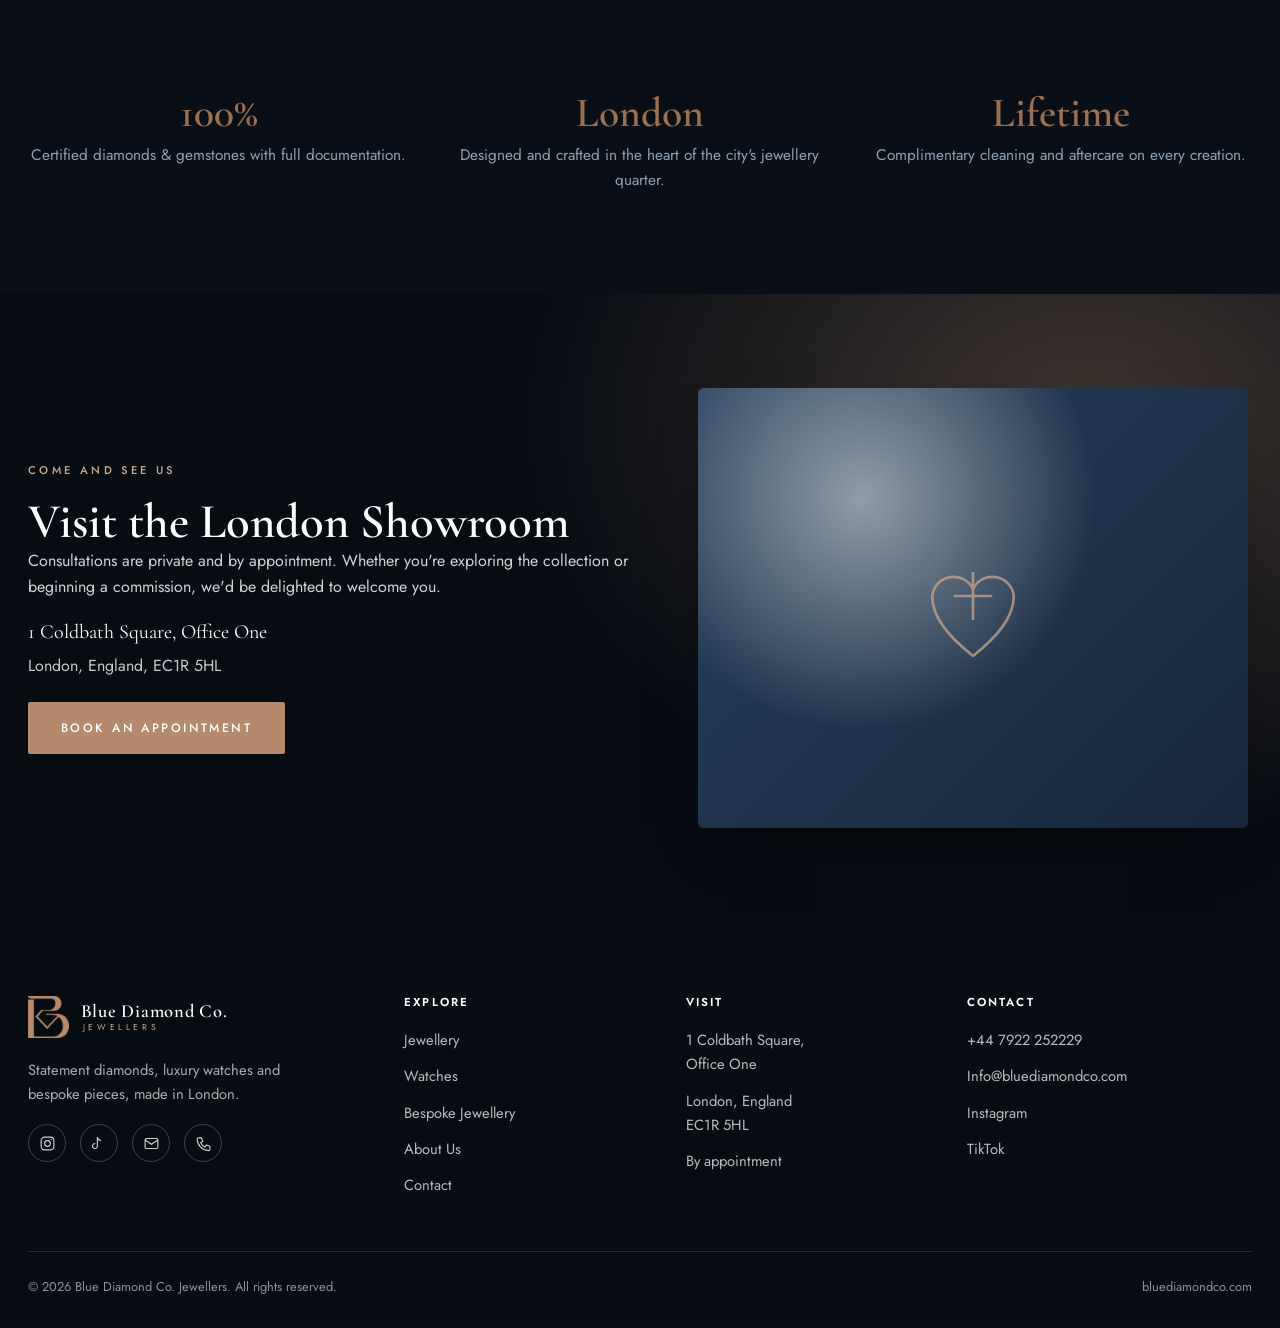
<file: about.html>
<!DOCTYPE html>
<html lang="en" data-theme="dark">
<head>
<meta charset="UTF-8">
<meta name="viewport" content="width=device-width, initial-scale=1">
<title>About Us — Blue Diamond Co. | London</title>
<meta name="description" content="The story of Blue Diamond Co. Jewellers — a London name for standout diamonds, luxury watches and bespoke craftsmanship.">
<script>(function(){try{var t=localStorage.getItem('bdc-theme');document.documentElement.setAttribute('data-theme',t==='light'?'light':'dark');}catch(e){document.documentElement.setAttribute('data-theme','dark');}})();</script>
<link rel="preconnect" href="https://fonts.googleapis.com">
<link rel="preconnect" href="https://fonts.gstatic.com" crossorigin>
<link href="https://fonts.googleapis.com/css2?family=Cormorant+Garamond:ital,wght@0,400;0,500;0,600;1,400;1,500&family=Jost:wght@300;400;500&display=swap" rel="stylesheet">
<link rel="icon" type="image/png" sizes="32x32" href="assets/img/favicon-32.png">
<link rel="apple-touch-icon" href="assets/img/favicon-180.png">
<link rel="stylesheet" href="assets/css/styles.css">
</head>
<body>

<div class="topbar">
  <div class="container">
    <span>By Appointment · 1 Coldbath Square, London EC1R 5HL</span>
    <span class="topbar-icons">
      <a href="tel:+447922252229" aria-label="Call us"><svg viewBox="0 0 24 24" fill="none" stroke="currentColor" stroke-width="1.7"><path d="M5 4h4l2 5-3 2a14 14 0 0 0 6 6l2-3 5 2v4a2 2 0 0 1-2 2A17 17 0 0 1 3 6a2 2 0 0 1 2-2z"/></svg></a>
      <a href="https://www.instagram.com/_bluediamondco/" target="_blank" rel="noopener" aria-label="Instagram"><svg viewBox="0 0 24 24" fill="none" stroke="currentColor" stroke-width="1.7"><rect x="3" y="3" width="18" height="18" rx="5"/><circle cx="12" cy="12" r="4"/><circle cx="17.5" cy="6.5" r="1" fill="currentColor" stroke="none"/></svg></a>
      <a href="https://www.tiktok.com/@bluediamondco" target="_blank" rel="noopener" aria-label="TikTok"><svg viewBox="0 0 24 24" fill="none" stroke="currentColor" stroke-width="1.7"><path d="M9 3v12.6a3.4 3.4 0 1 1-3-3.38"/><path d="M9 3.2c.4 2.7 2.3 4.5 5 4.8"/></svg></a>
    </span>
  </div>
</div>

<header class="site-header">
  <div class="container">
    <nav class="nav">
      <a href="index.html" class="logo" aria-label="Blue Diamond Co. home">
        <img class="mark mark-light" src="assets/img/mark-navy.png" alt="Blue Diamond Co.">
        <img class="mark mark-dark" src="assets/img/mark-gold.png" alt="Blue Diamond Co.">
        <span class="wordmark"><b>Blue Diamond Co.</b><span>Jewellers</span></span>
      </a>
      <ul class="nav-links">
        <li class="nav-item has-mega">
          <a href="jewellery.html">Jewellery <svg class="chev" viewBox="0 0 24 24" fill="none" stroke="currentColor" stroke-width="2"><path d="m6 9 6 6 6-6"/></svg></a>
          <div class="mega"><div class="mega-grid">
            <div class="mega-col"><h5>Shop by type</h5><ul>
              <li><a href="jewellery.html">All Jewellery</a></li>
              <li><a href="jewellery.html?cat=rings">Rings</a></li>
              <li><a href="jewellery.html?cat=necklaces">Necklaces & Pendants</a></li>
              <li><a href="jewellery.html?cat=earrings">Earrings</a></li>
              <li><a href="jewellery.html?cat=bracelets">Bracelets</a></li>
            </ul></div>
            <div class="mega-col"><h5>By metal</h5><ul>
              <li><a href="jewellery.html">White Gold</a></li>
              <li><a href="jewellery.html">Rose Gold</a></li>
              <li><a href="jewellery.html">Platinum</a></li>
              <li><a href="jewellery.html">Diamond Sets</a></li>
            </ul></div>
            <a href="jewellery.html" class="mega-promo">
              <span class="ph ph--gold" aria-hidden="true"><svg viewBox="0 0 100 100" fill="none" stroke="currentColor" stroke-width="3" stroke-linejoin="round"><path d="M28 22 H72 L90 42 L50 88 L10 42 Z"/><path d="M10 42 H90"/><path d="M28 22 L38 42 L50 88 L62 42 L72 22"/><path d="M38 42 H62"/></svg></span>
              <div class="mega-promo-body"><span>New In</span><h4>The Iced Edit</h4><span class="lk">Shop now →</span></div>
            </a>
          </div></div>
        </li>
        <li class="nav-item has-mega">
          <a href="watches.html">Watches <svg class="chev" viewBox="0 0 24 24" fill="none" stroke="currentColor" stroke-width="2"><path d="m6 9 6 6 6-6"/></svg></a>
          <div class="mega"><div class="mega-grid">
            <div class="mega-col"><h5>Shop by brand</h5><ul>
              <li><a href="watches.html?cat=ap">Audemars Piguet</a></li>
              <li><a href="watches.html?cat=richard">Richard Mille</a></li>
              <li><a href="watches.html">All Watches</a></li>
            </ul></div>
            <div class="mega-col"><h5>Explore</h5><ul>
              <li><a href="watches.html">All Watches</a></li>
              <li><a href="contact.html?type=Watch">Sourcing Request</a></li>
              <li><a href="contact.html">Book a Viewing</a></li>
            </ul></div>
            <a href="watches.html" class="mega-promo">
              <span class="ph ph--blue" aria-hidden="true"><svg viewBox="0 0 100 100" fill="none" stroke="currentColor" stroke-width="3"><circle cx="50" cy="52" r="26"/><path d="M50 36v16l11 7M40 16h20"/></svg></span>
              <div class="mega-promo-body"><span>Most Wanted</span><h4>Steel Sports Watches</h4><span class="lk">Enquire now →</span></div>
            </a>
          </div></div>
        </li>
        <li class="nav-item has-mega">
          <a href="custom-jewellery.html">Bespoke <svg class="chev" viewBox="0 0 24 24" fill="none" stroke="currentColor" stroke-width="2"><path d="m6 9 6 6 6-6"/></svg></a>
          <div class="mega"><div class="mega-grid">
            <div class="mega-col"><h5>Make it yours</h5><ul>
              <li><a href="custom-jewellery.html">Bespoke Jewellery</a></li>
              <li><a href="custom-jewellery.html">Bespoke Rings</a></li>
              <li><a href="custom-jewellery.html">Bespoke Pendants</a></li>
            </ul></div>
            <div class="mega-col"><h5>Get started</h5><ul>
              <li><a href="contact.html?type=Bespoke">Start a Design</a></li>
              <li><a href="contact.html">Book a Consultation</a></li>
            </ul></div>
            <a href="custom-jewellery.html" class="mega-promo">
              <span class="ph ph--navy" aria-hidden="true"><svg viewBox="0 0 100 100" fill="none" stroke="currentColor" stroke-width="3" stroke-linejoin="round"><path d="M50 14l8 14 16 3-11 12 2 16-15-7-15 7 2-16-11-12 16-3z"/></svg></span>
              <div class="mega-promo-body"><span>From Sketch</span><h4>Built Around You</h4><span class="lk">Start now →</span></div>
            </a>
          </div></div>
        </li>
        <li class="nav-item"><a href="about.html" class="active">About</a></li>
        <li class="nav-item"><a href="contact.html">Contact</a></li>
      </ul>
      <div class="nav-cta">
        <a href="tel:+447922252229" class="nav-icon" aria-label="Call us"><svg viewBox="0 0 24 24" fill="none" stroke="currentColor" stroke-width="1.7"><path d="M5 4h4l2 5-3 2a14 14 0 0 0 6 6l2-3 5 2v4a2 2 0 0 1-2 2A17 17 0 0 1 3 6a2 2 0 0 1 2-2z"/></svg></a>
        <button class="theme-toggle" aria-label="Toggle light/dark theme">
          <svg class="ico-moon" viewBox="0 0 24 24" fill="none" stroke="currentColor" stroke-width="1.7"><path d="M21 12.8A9 9 0 1 1 11.2 3a7 7 0 0 0 9.8 9.8z"/></svg>
          <svg class="ico-sun" viewBox="0 0 24 24" fill="none" stroke="currentColor" stroke-width="1.7"><circle cx="12" cy="12" r="4.5"/><path d="M12 2v2M12 20v2M2 12h2M20 12h2M5 5l1.5 1.5M17.5 17.5 19 19M19 5l-1.5 1.5M6.5 17.5 5 19"/></svg>
        </button>
        <a href="contact.html" class="btn btn--ghost" style="padding:11px 22px">Enquire</a>
        <button class="menu-toggle" aria-label="Open menu"><svg viewBox="0 0 24 24" fill="none" stroke="currentColor" stroke-width="1.6"><path d="M3 6h18M3 12h18M3 18h18"/></svg></button>
      </div>
    </nav>
  </div>
</header>

<section class="page-hero">
  <div class="container">
    <p class="crumbs"><a href="index.html">Home</a> / About</p>
    <p class="eyebrow">Our Story</p>
    <h1>The House of Blue Diamond Co.</h1>
    <p>A London jeweller built on a simple belief — that fine jewellery should be as personal as the moments it marks.</p>
  </div>
</section>

<!-- Story -->
<section class="section">
  <div class="container">
    <div class="split">
      <div class="split-media ph ph--navy" aria-hidden="true"><svg viewBox="0 0 100 100" fill="none" stroke="currentColor" stroke-width="2.4" stroke-linejoin="round"><path d="M28 22 H72 L90 42 L50 88 L10 42 Z"/><path d="M10 42 H90"/><path d="M28 22 L38 42 L50 88 L62 42 L72 22"/><path d="M38 42 H62"/></svg></div>
      <div class="split-body">
        <p class="eyebrow">Who We Are</p>
        <h2>Craft, Conscience & Care</h2>
        <p class="lead">Blue Diamond Co. is a London name for diamonds, fine jewellery and luxury watches — plus a bespoke design service that turns your ideas into one-off pieces.</p>
        <p>From our base in Clerkenwell, steps from the historic heart of London's jewellery trade, we bring together the finest stones and the most accomplished craftspeople. Every piece we offer — whether from our collection or made to commission — is chosen and finished with the same exacting standard.</p>
        <p>We believe luxury is not loud. It is found in the cut of a stone, the weight of a band, and the quiet confidence of something made beautifully and meant to last.</p>
      </div>
    </div>
  </div>
</section>

<!-- Values -->
<section class="section section--tight alt">
  <div class="container">
    <div class="section-head center" style="justify-content:center;flex-direction:column;align-items:center">
      <p class="eyebrow">What Guides Us</p>
      <h2>Our Principles</h2>
    </div>
    <div class="values">
      <div class="value reveal">
        <div class="ic"><svg viewBox="0 0 100 100" fill="none" stroke="currentColor" stroke-width="4" stroke-linejoin="round"><path d="M28 22 H72 L90 42 L50 88 L10 42 Z"/><path d="M10 42 H90"/></svg></div>
        <h3>Exceptional Stones</h3>
        <p>We select diamonds and gemstones for brilliance, character and responsible provenance.</p>
      </div>
      <div class="value reveal">
        <div class="ic"><svg viewBox="0 0 100 100" fill="none" stroke="currentColor" stroke-width="4" stroke-linejoin="round"><path d="M50 12l10 22 24 3-17 17 4 24-21-11-21 11 4-24-17-17 24-3z"/></svg></div>
        <h3>Honest Craft</h3>
        <p>Handfinished pieces, transparent guidance, and no pressure — only patient expertise.</p>
      </div>
      <div class="value reveal">
        <div class="ic"><svg viewBox="0 0 100 100" fill="none" stroke="currentColor" stroke-width="4" stroke-linejoin="round"><path d="M50 86C30 70 18 56 18 40a16 16 0 0 1 32-4 16 16 0 0 1 32 4c0 16-12 30-32 46z"/></svg></div>
        <h3>Lasting Relationships</h3>
        <p>We are here for the milestones that follow — with care, advice and a lifetime of service.</p>
      </div>
    </div>
  </div>
</section>

<!-- Stats / assurance -->
<section class="section">
  <div class="container">
    <div class="values">
      <div class="value reveal"><h3 style="font-size:2.6rem;color:var(--gold-deep)">100%</h3><p>Certified diamonds & gemstones with full documentation.</p></div>
      <div class="value reveal"><h3 style="font-size:2.6rem;color:var(--gold-deep)">London</h3><p>Designed and crafted in the heart of the city's jewellery quarter.</p></div>
      <div class="value reveal"><h3 style="font-size:2.6rem;color:var(--gold-deep)">Lifetime</h3><p>Complimentary cleaning and aftercare on every creation.</p></div>
    </div>
  </div>
</section>

<!-- Visit band -->
<section class="band">
  <div class="container">
    <div>
      <p class="eyebrow">Come and See Us</p>
      <h2>Visit the London Showroom</h2>
      <p>Consultations are private and by appointment. Whether you're exploring the collection or beginning a commission, we'd be delighted to welcome you.</p>
      <p style="font-family:var(--serif);font-size:1.25rem;color:#fff;margin-bottom:.2em">1 Coldbath Square, Office One</p>
      <p style="color:rgba(255,255,255,.78);margin-bottom:1.4rem">London, England, EC1R 5HL</p>
      <a href="contact.html" class="btn btn--gold">Book an Appointment</a>
    </div>
    <div class="band-visual ph ph--blue" aria-hidden="true"><svg viewBox="0 0 100 100" fill="none" stroke="currentColor" stroke-width="2.2" stroke-linejoin="round"><path d="M50 90C30 74 16 58 16 40a18 18 0 0 1 34-6 18 18 0 0 1 34 6c0 18-14 34-34 50z"/><path d="M50 20v40M34 40h32"/></svg></div>
  </div>
</section>

<footer class="site-footer">
  <div class="container">
    <div class="footer-grid">
      <div class="footer-about">
        <a href="index.html" class="logo"><img class="mark" src="assets/img/mark-gold.png" alt="Blue Diamond Co."><span class="wordmark"><b>Blue Diamond Co.</b><span>Jewellers</span></span></a>
        <p>Statement diamonds, luxury watches and bespoke pieces, made in London.</p>
        <div class="socials">
          <a href="https://www.instagram.com/_bluediamondco/" target="_blank" rel="noopener" aria-label="Instagram"><svg viewBox="0 0 24 24" fill="none" stroke="currentColor" stroke-width="1.6"><rect x="3" y="3" width="18" height="18" rx="5"/><circle cx="12" cy="12" r="4"/><circle cx="17.5" cy="6.5" r="1" fill="currentColor" stroke="none"/></svg></a>
          <a href="https://www.tiktok.com/@bluediamondco" target="_blank" rel="noopener" aria-label="TikTok"><svg viewBox="0 0 24 24" fill="none" stroke="currentColor" stroke-width="1.6"><path d="M9 3v12.6a3.4 3.4 0 1 1-3-3.38"/><path d="M9 3.2c.4 2.7 2.3 4.5 5 4.8"/></svg></a>
          <a href="mailto:Info@bluediamondco.com" aria-label="Email"><svg viewBox="0 0 24 24" fill="none" stroke="currentColor" stroke-width="1.6"><rect x="3" y="5" width="18" height="14" rx="2"/><path d="m3 7 9 6 9-6"/></svg></a>
          <a href="tel:+447922252229" aria-label="Phone"><svg viewBox="0 0 24 24" fill="none" stroke="currentColor" stroke-width="1.6"><path d="M5 4h4l2 5-3 2a14 14 0 0 0 6 6l2-3 5 2v4a2 2 0 0 1-2 2A17 17 0 0 1 3 6a2 2 0 0 1 2-2z"/></svg></a>
        </div>
      </div>
      <div class="footer-col"><h4>Explore</h4><ul><li><a href="jewellery.html">Jewellery</a></li><li><a href="watches.html">Watches</a></li><li><a href="custom-jewellery.html">Bespoke Jewellery</a></li><li><a href="about.html">About Us</a></li><li><a href="contact.html">Contact</a></li></ul></div>
      <div class="footer-col"><h4>Visit</h4><ul><li>1 Coldbath Square,<br>Office One</li><li>London, England<br>EC1R 5HL</li><li>By appointment</li></ul></div>
      <div class="footer-col"><h4>Contact</h4><ul><li><a href="tel:+447922252229">+44 7922 252229</a></li><li><a href="mailto:Info@bluediamondco.com">Info@bluediamondco.com</a></li><li><a href="https://www.instagram.com/_bluediamondco/" target="_blank" rel="noopener">Instagram</a></li><li><a href="https://www.tiktok.com/@bluediamondco" target="_blank" rel="noopener">TikTok</a></li></ul></div>
    </div>
    <div class="footer-bottom"><span>© <span id="year">2026</span> Blue Diamond Co. Jewellers. All rights reserved.</span><span>bluediamondco.com</span></div>
  </div>
</footer>

<div class="drawer-backdrop" id="drawer-backdrop"></div>
<aside class="drawer" id="drawer">
  <div class="drawer-head">
    <span style="font-family:var(--serif);font-size:1.1rem;color:var(--heading)">Menu</span>
    <button class="drawer-close" aria-label="Close menu"><svg viewBox="0 0 24 24" fill="none" stroke="currentColor" stroke-width="1.6"><path d="M6 6l12 12M18 6 6 18"/></svg></button>
  </div>
  <nav>
    <a href="jewellery.html">Jewellery</a>
    <a href="watches.html">Watches</a>
    <a href="custom-jewellery.html">Bespoke</a>
    <a href="about.html">About</a>
    <a href="contact.html">Contact</a>
    <a href="tel:+447922252229" class="sub">+44 7922 252229</a>
  </nav>
</aside>

<script src="assets/js/main.js"></script>
</body>
</html>
                                                                         
</file>
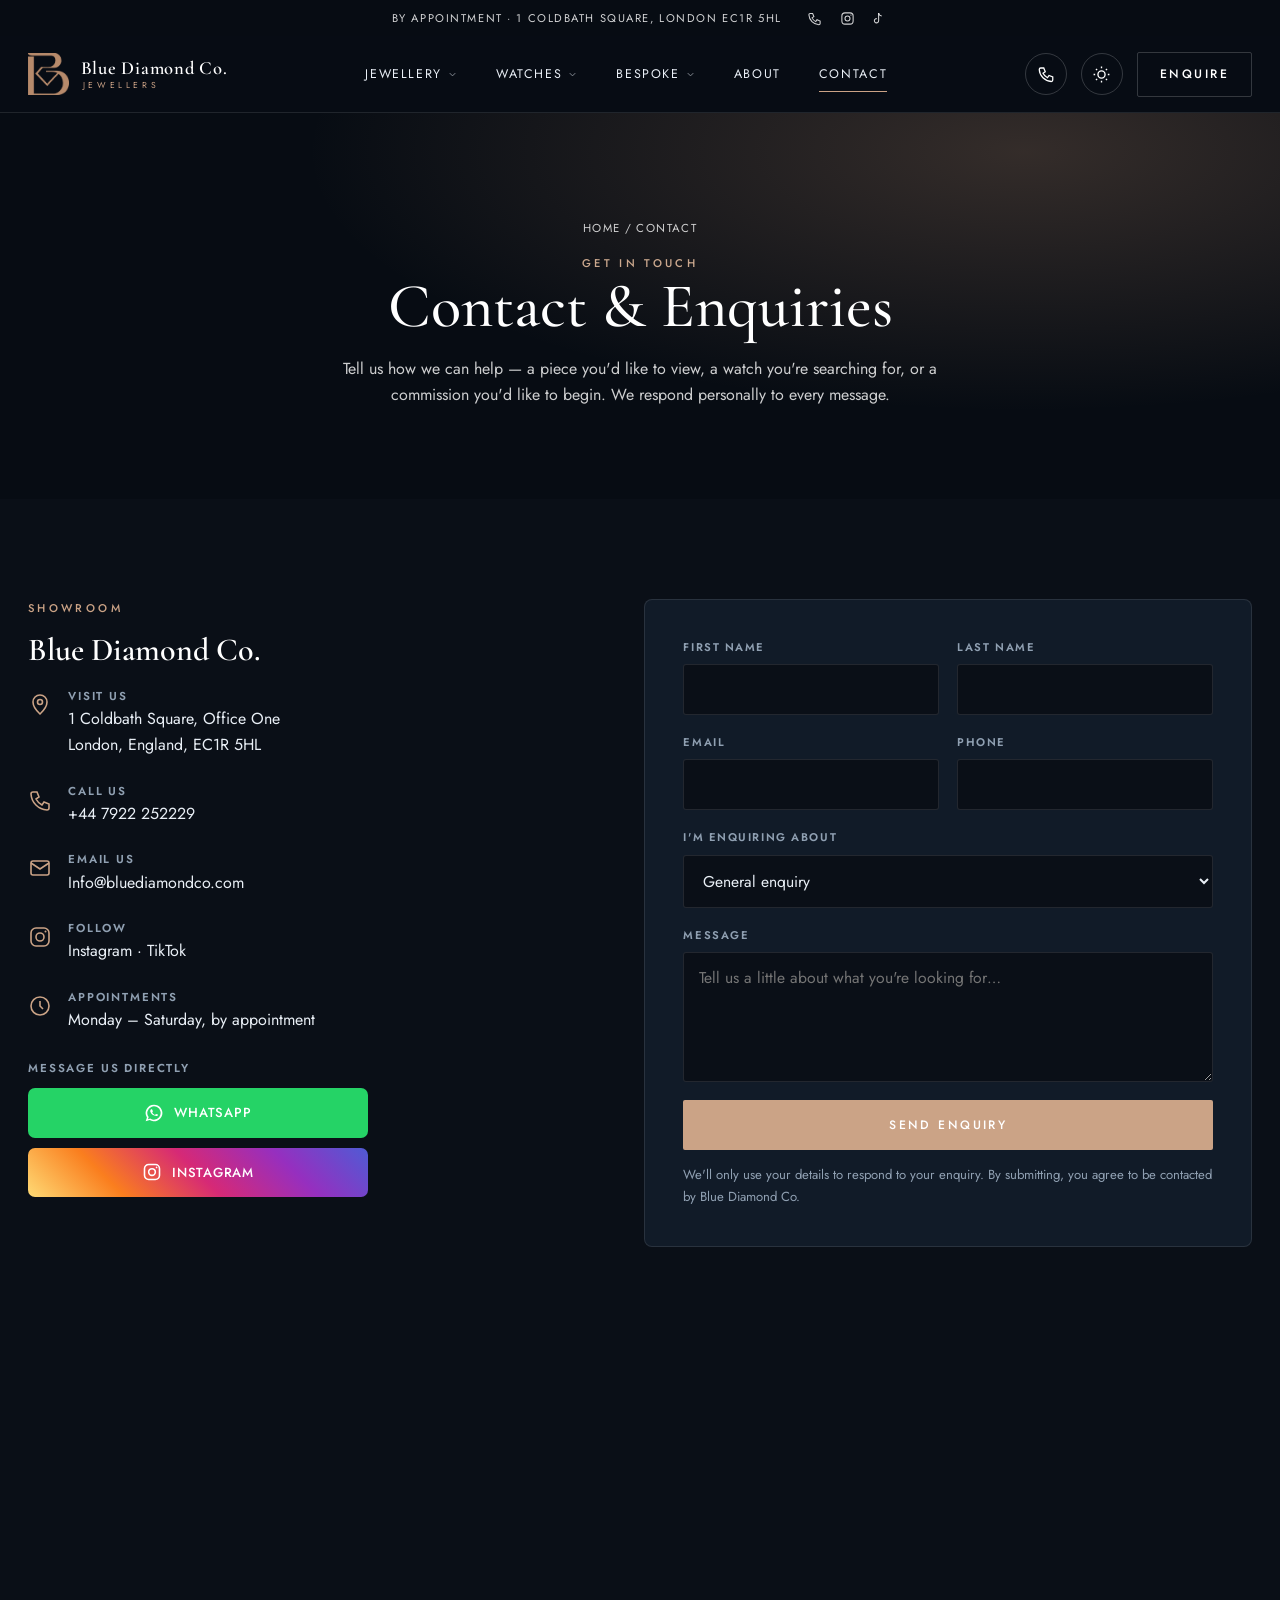
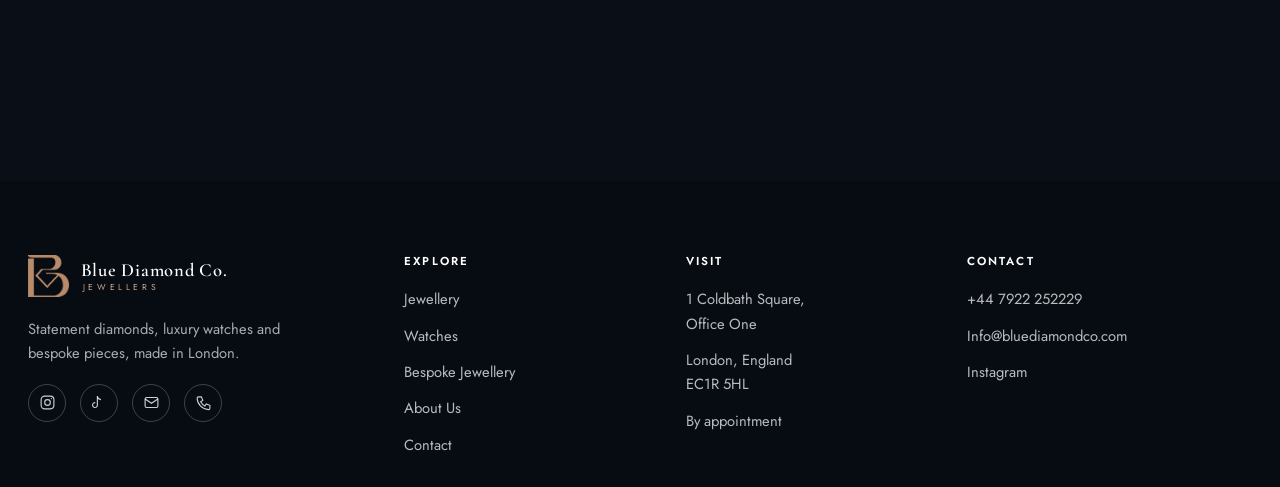
<file: contact.html>
<!DOCTYPE html>
<html lang="en" data-theme="dark">
<head>
<meta charset="UTF-8">
<meta name="viewport" content="width=device-width, initial-scale=1">
<title>Contact & Enquiries — Blue Diamond Co. | London</title>
<meta name="description" content="Contact Blue Diamond Co. Jewellers. Enquire about jewellery, watches or a bespoke piece, or book a private appointment at our London showroom.">
<script>(function(){try{var t=localStorage.getItem('bdc-theme');document.documentElement.setAttribute('data-theme',t==='light'?'light':'dark');}catch(e){document.documentElement.setAttribute('data-theme','dark');}})();</script>
<link rel="preconnect" href="https://fonts.googleapis.com">
<link rel="preconnect" href="https://fonts.gstatic.com" crossorigin>
<link href="https://fonts.googleapis.com/css2?family=Cormorant+Garamond:ital,wght@0,400;0,500;0,600;1,400;1,500&family=Jost:wght@300;400;500&display=swap" rel="stylesheet">
<link rel="icon" type="image/png" sizes="32x32" href="assets/img/favicon-32.png">
<link rel="apple-touch-icon" href="assets/img/favicon-180.png">
<link rel="stylesheet" href="assets/css/styles.css">
</head>
<body>

<div class="topbar">
  <div class="container">
    <span>By Appointment · 1 Coldbath Square, London EC1R 5HL</span>
    <span class="topbar-icons">
      <a href="tel:+447922252229" aria-label="Call us"><svg viewBox="0 0 24 24" fill="none" stroke="currentColor" stroke-width="1.7"><path d="M5 4h4l2 5-3 2a14 14 0 0 0 6 6l2-3 5 2v4a2 2 0 0 1-2 2A17 17 0 0 1 3 6a2 2 0 0 1 2-2z"/></svg></a>
      <a href="https://www.instagram.com/_bluediamondco/" target="_blank" rel="noopener" aria-label="Instagram"><svg viewBox="0 0 24 24" fill="none" stroke="currentColor" stroke-width="1.7"><rect x="3" y="3" width="18" height="18" rx="5"/><circle cx="12" cy="12" r="4"/><circle cx="17.5" cy="6.5" r="1" fill="currentColor" stroke="none"/></svg></a>
      <a href="https://www.tiktok.com/@bluediamondco" target="_blank" rel="noopener" aria-label="TikTok"><svg viewBox="0 0 24 24" fill="none" stroke="currentColor" stroke-width="1.7"><path d="M9 3v12.6a3.4 3.4 0 1 1-3-3.38"/><path d="M9 3.2c.4 2.7 2.3 4.5 5 4.8"/></svg></a>
    </span>
  </div>
</div>

<header class="site-header">
  <div class="container">
    <nav class="nav">
      <a href="index.html" class="logo" aria-label="Blue Diamond Co. home">
        <img class="mark mark-light" src="assets/img/mark-navy.png" alt="Blue Diamond Co.">
        <img class="mark mark-dark" src="assets/img/mark-gold.png" alt="Blue Diamond Co.">
        <span class="wordmark"><b>Blue Diamond Co.</b><span>Jewellers</span></span>
      </a>
      <ul class="nav-links">
        <li class="nav-item has-mega">
          <a href="jewellery.html">Jewellery <svg class="chev" viewBox="0 0 24 24" fill="none" stroke="currentColor" stroke-width="2"><path d="m6 9 6 6 6-6"/></svg></a>
          <div class="mega"><div class="mega-grid">
            <div class="mega-col"><h5>Shop by type</h5><ul>
              <li><a href="jewellery.html">All Jewellery</a></li>
              <li><a href="jewellery.html?cat=rings">Rings</a></li>
              <li><a href="jewellery.html?cat=necklaces">Necklaces & Pendants</a></li>
              <li><a href="jewellery.html?cat=earrings">Earrings</a></li>
              <li><a href="jewellery.html?cat=bracelets">Bracelets</a></li>
            </ul></div>
            <div class="mega-col"><h5>By metal</h5><ul>
              <li><a href="jewellery.html">White Gold</a></li>
              <li><a href="jewellery.html">Rose Gold</a></li>
              <li><a href="jewellery.html">Platinum</a></li>
              <li><a href="jewellery.html">Diamond Sets</a></li>
            </ul></div>
            <a href="jewellery.html" class="mega-promo">
              <span class="ph ph--gold" aria-hidden="true"><svg viewBox="0 0 100 100" fill="none" stroke="currentColor" stroke-width="3" stroke-linejoin="round"><path d="M28 22 H72 L90 42 L50 88 L10 42 Z"/><path d="M10 42 H90"/><path d="M28 22 L38 42 L50 88 L62 42 L72 22"/><path d="M38 42 H62"/></svg></span>
              <div class="mega-promo-body"><span>New In</span><h4>The Iced Edit</h4><span class="lk">Shop now →</span></div>
            </a>
          </div></div>
        </li>
        <li class="nav-item has-mega">
          <a href="watches.html">Watches <svg class="chev" viewBox="0 0 24 24" fill="none" stroke="currentColor" stroke-width="2"><path d="m6 9 6 6 6-6"/></svg></a>
          <div class="mega"><div class="mega-grid">
            <div class="mega-col"><h5>Shop by brand</h5><ul>
              <li><a href="watches.html?cat=ap">Audemars Piguet</a></li>
              <li><a href="watches.html?cat=richard">Richard Mille</a></li>
              <li><a href="watches.html">All Watches</a></li>
            </ul></div>
            <div class="mega-col"><h5>Explore</h5><ul>
              <li><a href="watches.html">All Watches</a></li>
              <li><a href="contact.html?type=Watch">Sourcing Request</a></li>
              <li><a href="contact.html">Book a Viewing</a></li>
            </ul></div>
            <a href="watches.html" class="mega-promo">
              <span class="ph ph--blue" aria-hidden="true"><svg viewBox="0 0 100 100" fill="none" stroke="currentColor" stroke-width="3"><circle cx="50" cy="52" r="26"/><path d="M50 36v16l11 7M40 16h20"/></svg></span>
              <div class="mega-promo-body"><span>Most Wanted</span><h4>Steel Sports Watches</h4><span class="lk">Enquire now →</span></div>
            </a>
          </div></div>
        </li>
        <li class="nav-item has-mega">
          <a href="custom-jewellery.html">Bespoke <svg class="chev" viewBox="0 0 24 24" fill="none" stroke="currentColor" stroke-width="2"><path d="m6 9 6 6 6-6"/></svg></a>
          <div class="mega"><div class="mega-grid">
            <div class="mega-col"><h5>Make it yours</h5><ul>
              <li><a href="custom-jewellery.html">Bespoke Jewellery</a></li>
              <li><a href="custom-jewellery.html">Bespoke Rings</a></li>
              <li><a href="custom-jewellery.html">Bespoke Pendants</a></li>
            </ul></div>
            <div class="mega-col"><h5>Get started</h5><ul>
              <li><a href="contact.html?type=Bespoke">Start a Design</a></li>
              <li><a href="contact.html">Book a Consultation</a></li>
            </ul></div>
            <a href="custom-jewellery.html" class="mega-promo">
              <span class="ph ph--navy" aria-hidden="true"><svg viewBox="0 0 100 100" fill="none" stroke="currentColor" stroke-width="3" stroke-linejoin="round"><path d="M50 14l8 14 16 3-11 12 2 16-15-7-15 7 2-16-11-12 16-3z"/></svg></span>
              <div class="mega-promo-body"><span>From Sketch</span><h4>Built Around You</h4><span class="lk">Start now →</span></div>
            </a>
          </div></div>
        </li>
        <li class="nav-item"><a href="about.html">About</a></li>
        <li class="nav-item"><a href="contact.html" class="active">Contact</a></li>
      </ul>
      <div class="nav-cta">
        <a href="tel:+447922252229" class="nav-icon" aria-label="Call us"><svg viewBox="0 0 24 24" fill="none" stroke="currentColor" stroke-width="1.7"><path d="M5 4h4l2 5-3 2a14 14 0 0 0 6 6l2-3 5 2v4a2 2 0 0 1-2 2A17 17 0 0 1 3 6a2 2 0 0 1 2-2z"/></svg></a>
        <button class="theme-toggle" aria-label="Toggle light/dark theme">
          <svg class="ico-moon" viewBox="0 0 24 24" fill="none" stroke="currentColor" stroke-width="1.7"><path d="M21 12.8A9 9 0 1 1 11.2 3a7 7 0 0 0 9.8 9.8z"/></svg>
          <svg class="ico-sun" viewBox="0 0 24 24" fill="none" stroke="currentColor" stroke-width="1.7"><circle cx="12" cy="12" r="4.5"/><path d="M12 2v2M12 20v2M2 12h2M20 12h2M5 5l1.5 1.5M17.5 17.5 19 19M19 5l-1.5 1.5M6.5 17.5 5 19"/></svg>
        </button>
        <a href="contact.html" class="btn btn--ghost" style="padding:11px 22px">Enquire</a>
        <button class="menu-toggle" aria-label="Open menu"><svg viewBox="0 0 24 24" fill="none" stroke="currentColor" stroke-width="1.6"><path d="M3 6h18M3 12h18M3 18h18"/></svg></button>
      </div>
    </nav>
  </div>
</header>

<section class="page-hero">
  <div class="container">
    <p class="crumbs"><a href="index.html">Home</a> / Contact</p>
    <p class="eyebrow">Get in Touch</p>
    <h1>Contact & Enquiries</h1>
    <p>Tell us how we can help — a piece you'd like to view, a watch you're searching for, or a commission you'd like to begin. We respond personally to every message.</p>
  </div>
</section>

<section class="section">
  <div class="container">
    <div class="contact-grid">

      <!-- Info -->
      <div>
        <p class="eyebrow">Showroom</p>
        <h2 style="font-size:2rem;margin-bottom:1.4rem">Blue Diamond Co.</h2>
        <ul class="info-list">
          <li>
            <span class="ic"><svg viewBox="0 0 24 24" fill="none" stroke="currentColor" stroke-width="1.6"><path d="M12 21s7-6.5 7-12a7 7 0 1 0-14 0c0 5.5 7 12 7 12z"/><circle cx="12" cy="9" r="2.5"/></svg></span>
            <div><h4>Visit Us</h4><p>1 Coldbath Square, Office One<br>London, England, EC1R 5HL</p></div>
          </li>
          <li>
            <span class="ic"><svg viewBox="0 0 24 24" fill="none" stroke="currentColor" stroke-width="1.6"><path d="M5 4h4l2 5-3 2a14 14 0 0 0 6 6l2-3 5 2v4a2 2 0 0 1-2 2A17 17 0 0 1 3 6a2 2 0 0 1 2-2z"/></svg></span>
            <div><h4>Call Us</h4><a href="tel:+447922252229">+44 7922 252229</a></div>
          </li>
          <li>
            <span class="ic"><svg viewBox="0 0 24 24" fill="none" stroke="currentColor" stroke-width="1.6"><rect x="3" y="5" width="18" height="14" rx="2"/><path d="m3 7 9 6 9-6"/></svg></span>
            <div><h4>Email Us</h4><a href="mailto:Info@bluediamondco.com">Info@bluediamondco.com</a></div>
          </li>
          <li>
            <span class="ic"><svg viewBox="0 0 24 24" fill="none" stroke="currentColor" stroke-width="1.6"><rect x="3" y="3" width="18" height="18" rx="5"/><circle cx="12" cy="12" r="4"/><circle cx="17.5" cy="6.5" r="1" fill="currentColor" stroke="none"/></svg></span>
            <div><h4>Follow</h4><a href="https://www.instagram.com/_bluediamondco/" target="_blank" rel="noopener">Instagram</a> · <a href="https://www.tiktok.com/@bluediamondco" target="_blank" rel="noopener">TikTok</a></div>
          </li>
          <li>
            <span class="ic"><svg viewBox="0 0 24 24" fill="none" stroke="currentColor" stroke-width="1.6"><circle cx="12" cy="12" r="9"/><path d="M12 7v5l3 3"/></svg></span>
            <div><h4>Appointments</h4><p>Monday – Saturday, by appointment</p></div>
          </li>
        </ul>
        <div class="direct-contact">
          <h4>Message us directly</h4>
          <a class="chan-btn chan-wa" href="https://wa.me/447922252229?text=Hi%20Blue%20Diamond%20Co.%2C%20I%27d%20like%20to%20make%20an%20enquiry." target="_blank" rel="noopener"><svg viewBox="0 0 24 24" fill="currentColor"><path d="M12 2a10 10 0 0 0-8.5 15.3L2 22l4.8-1.5A10 10 0 1 0 12 2zm0 18a8 8 0 0 1-4.1-1.1l-.3-.2-2.8.9.8-2.7-.2-.3A8 8 0 1 1 12 20zm4.4-6c-.2-.1-1.4-.7-1.6-.8-.2-.1-.4-.1-.5.1l-.7.9c-.1.1-.3.2-.5.1a6.5 6.5 0 0 1-3.2-2.8c-.1-.2 0-.4.1-.5l.4-.5c.1-.1.1-.2.2-.4v-.4l-.8-1.8c-.2-.4-.4-.4-.5-.4h-.5c-.2 0-.4.1-.6.3-.7.7-.9 1.7-.6 2.7a7.5 7.5 0 0 0 5.9 4.9c1.4.3 2.4.1 3-.5.3-.4.5-.9.4-1.1 0-.1-.2-.2-.4-.3z"/></svg> WhatsApp</a>
          <a class="chan-btn chan-ig" href="https://www.instagram.com/_bluediamondco/" target="_blank" rel="noopener"><svg viewBox="0 0 24 24" fill="none" stroke="currentColor" stroke-width="1.9"><rect x="3" y="3" width="18" height="18" rx="5"/><circle cx="12" cy="12" r="4"/><circle cx="17.5" cy="6.5" r="1" fill="currentColor" stroke="none"/></svg> Instagram</a>
        </div>
      </div>

      <!-- Form -->
      <div>
        <div class="form-card">
          <div class="form-success" id="form-success">
            Thank you — your enquiry has been received. A member of our team will be in touch shortly.
          </div>
          <form id="contact-form" novalidate>
            <div class="form-row">
              <div class="field">
                <label for="firstName">First Name</label>
                <input type="text" id="firstName" name="firstName" required autocomplete="given-name">
              </div>
              <div class="field">
                <label for="lastName">Last Name</label>
                <input type="text" id="lastName" name="lastName" required autocomplete="family-name">
              </div>
            </div>
            <div class="form-row">
              <div class="field">
                <label for="email">Email</label>
                <input type="email" id="email" name="email" required autocomplete="email">
              </div>
              <div class="field">
                <label for="phone">Phone</label>
                <input type="tel" id="phone" name="phone" autocomplete="tel">
              </div>
            </div>
            <div class="field">
              <label for="subject">I'm enquiring about</label>
              <select id="subject" name="subject">
                <option>General enquiry</option>
                <option>Jewellery</option>
                <option>Watch</option>
                <option>Bespoke commission</option>
                <option>Book an appointment</option>
              </select>
            </div>
            <div class="field">
              <label for="message">Message</label>
              <textarea id="message" name="message" placeholder="Tell us a little about what you're looking for…" required></textarea>
            </div>
            <button type="submit" class="btn btn--primary btn--block">Send Enquiry</button>
            <p class="form-note">We'll only use your details to respond to your enquiry. By submitting, you agree to be contacted by Blue Diamond Co.</p>
          </form>
        </div>
      </div>

    </div>
  </div>
</section>

<!-- Map -->
<section class="section section--tight" style="padding-top:0">
  <div class="container">
    <iframe
      class="map"
      title="Blue Diamond Co. location — 1 Coldbath Square, London EC1R 5HL"
      src="https://www.google.com/maps?q=1%20Coldbath%20Square%2C%20London%20EC1R%205HL&output=embed"
      loading="lazy"
      referrerpolicy="no-referrer-when-downgrade"></iframe>
  </div>
</section>

<footer class="site-footer">
  <div class="container">
    <div class="footer-grid">
      <div class="footer-about">
        <a href="index.html" class="logo"><img class="mark" src="assets/img/mark-gold.png" alt="Blue Diamond Co."><span class="wordmark"><b>Blue Diamond Co.</b><span>Jewellers</span></span></a>
        <p>Statement diamonds, luxury watches and bespoke pieces, made in London.</p>
        <div class="socials">
          <a href="https://www.instagram.com/_bluediamondco/" target="_blank" rel="noopener" aria-label="Instagram"><svg viewBox="0 0 24 24" fill="none" stroke="currentColor" stroke-width="1.6"><rect x="3" y="3" width="18" height="18" rx="5"/><circle cx="12" cy="12" r="4"/><circle cx="17.5" cy="6.5" r="1" fill="currentColor" stroke="none"/></svg></a>
          <a href="https://www.tiktok.com/@bluediamondco" target="_blank" rel="noopener" aria-label="TikTok"><svg viewBox="0 0 24 24" fill="none" stroke="currentColor" stroke-width="1.6"><path d="M9 3v12.6a3.4 3.4 0 1 1-3-3.38"/><path d="M9 3.2c.4 2.7 2.3 4.5 5 4.8"/></svg></a>
          <a href="mailto:Info@bluediamondco.com" aria-label="Email"><svg viewBox="0 0 24 24" fill="none" stroke="currentColor" stroke-width="1.6"><rect x="3" y="5" width="18" height="14" rx="2"/><path d="m3 7 9 6 9-6"/></svg></a>
          <a href="tel:+447922252229" aria-label="Phone"><svg viewBox="0 0 24 24" fill="none" stroke="currentColor" stroke-width="1.6"><path d="M5 4h4l2 5-3 2a14 14 0 0 0 6 6l2-3 5 2v4a2 2 0 0 1-2 2A17 17 0 0 1 3 6a2 2 0 0 1 2-2z"/></svg></a>
        </div>
      </div>
      <div class="footer-col"><h4>Explore</h4><ul><li><a href="jewellery.html">Jewellery</a></li><li><a href="watches.html">Watches</a></li><li><a href="custom-jewellery.html">Bespoke Jewellery</a></li><li><a href="about.html">About Us</a></li><li><a href="contact.html">Contact</a></li></ul></div>
      <div class="footer-col"><h4>Visit</h4><ul><li>1 Coldbath Square,<br>Office One</li><li>London, England<br>EC1R 5HL</li><li>By appointment</li></ul></div>
      <div class="footer-col"><h4>Contact</h4><ul><li><a href="tel:+447922252229">+44 7922 252229</a></li><li><a href="mailto:Info@bluediamondco.com">Info@bluediamondco.com</a></li><li><a href="https://www.instagram.com/_bluediamondco/" target="_blank" rel="noopener">Instagram</a></li><li><a href="https://www.ti
</file>
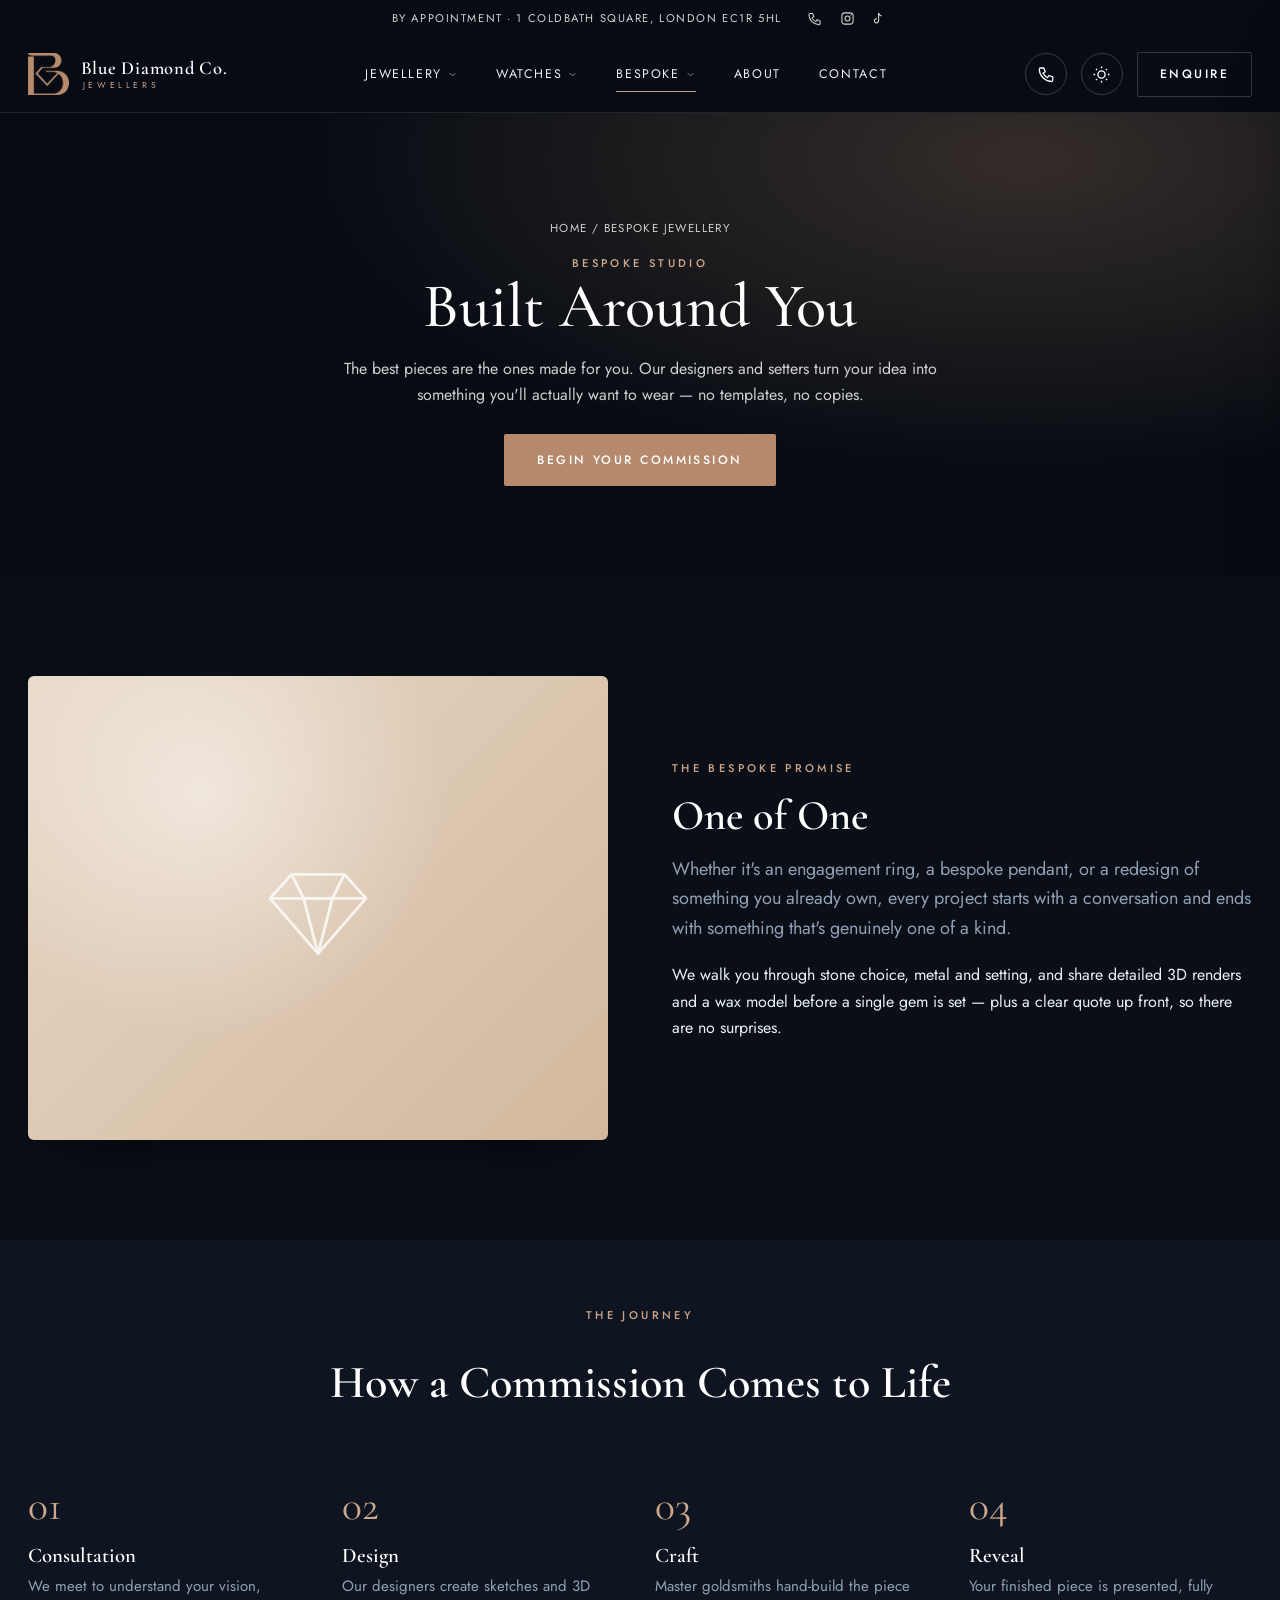
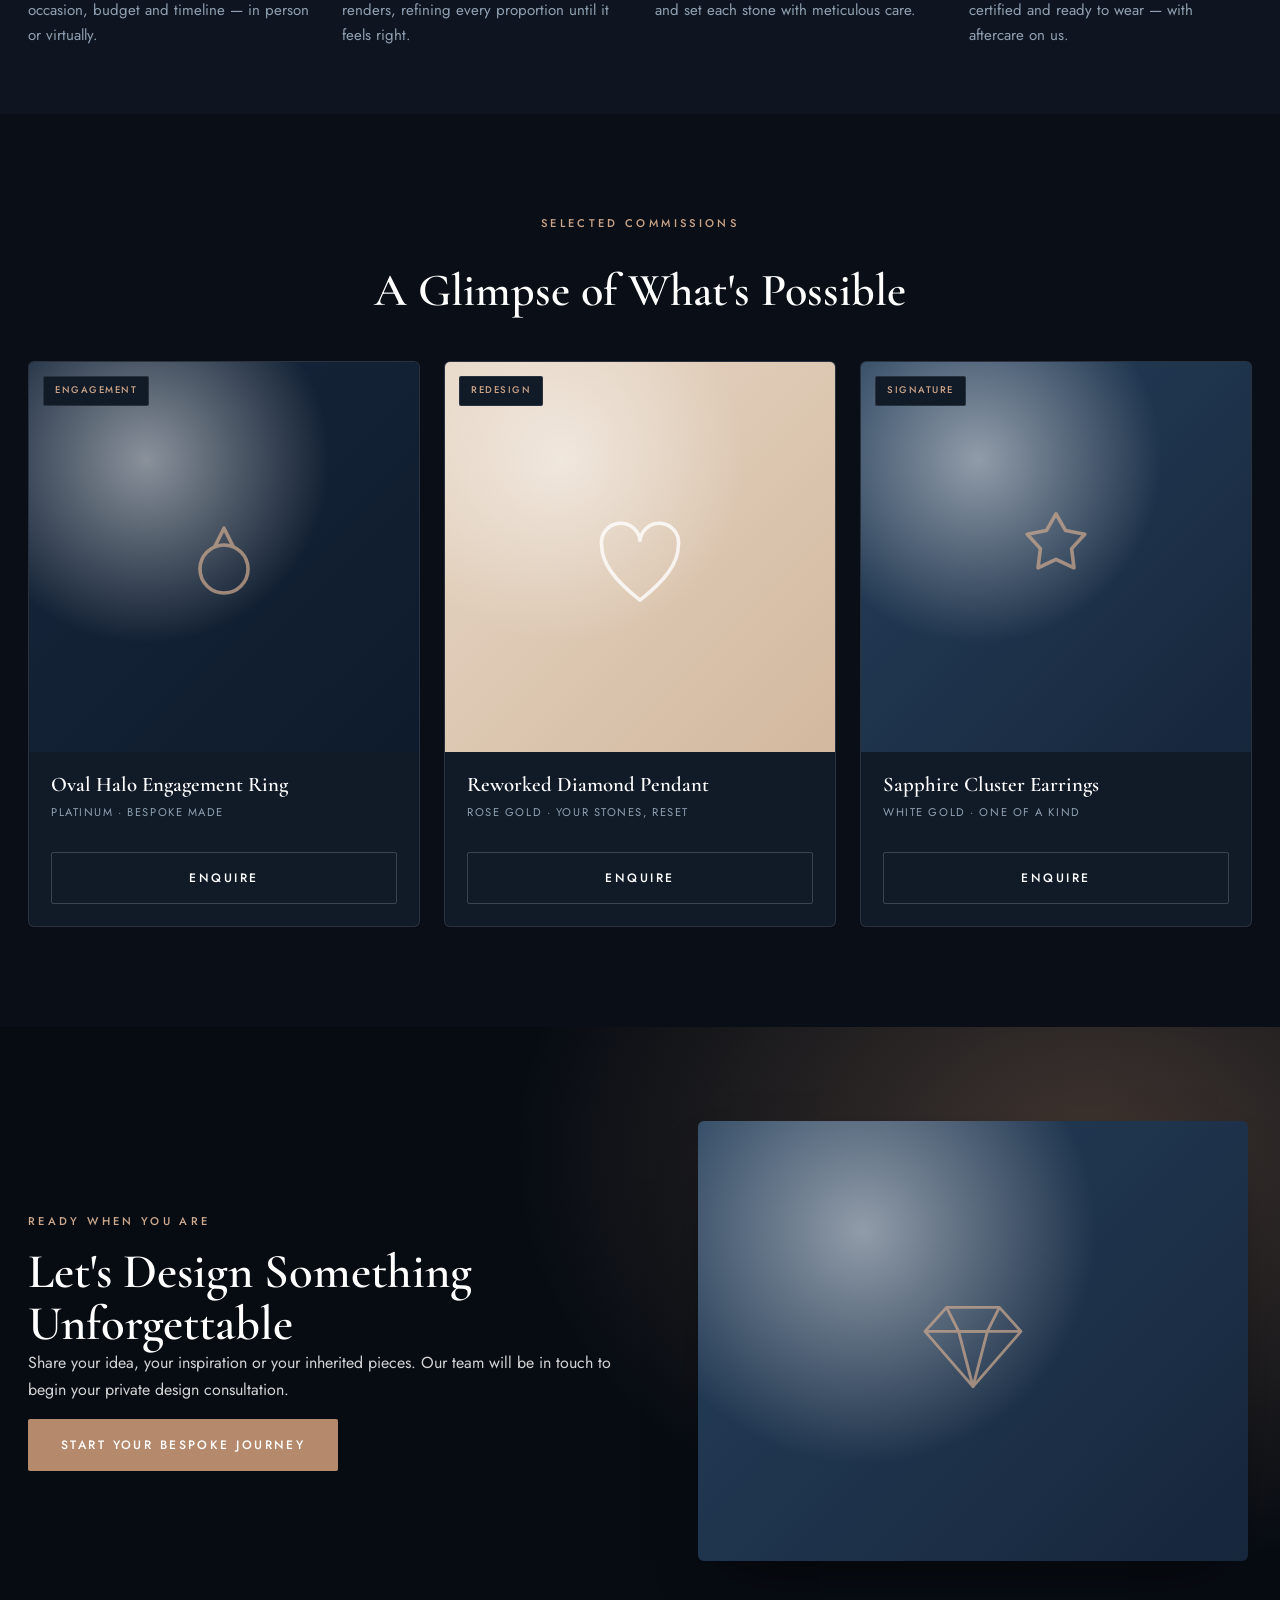
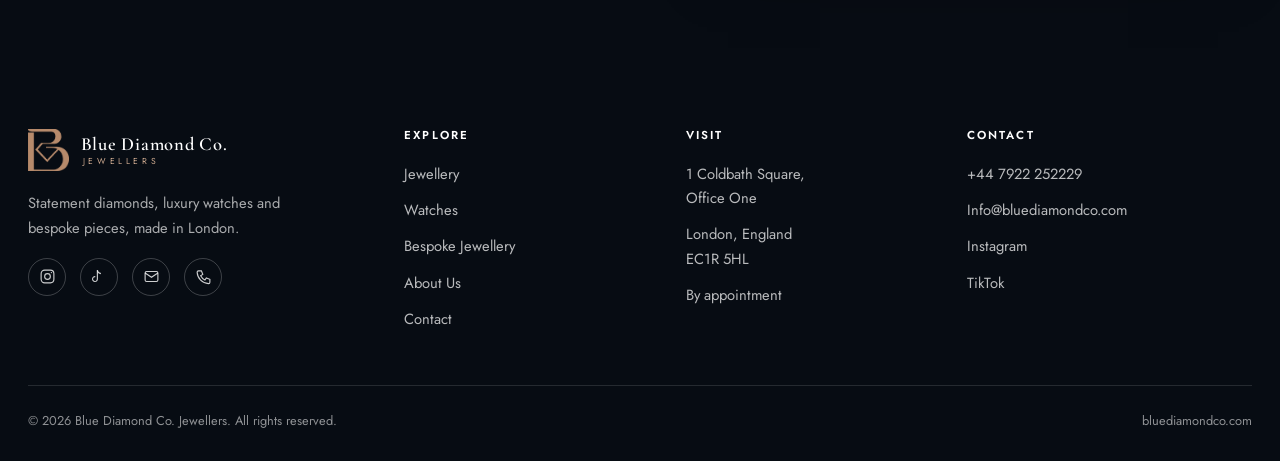
<file: custom-jewellery.html>
<!DOCTYPE html>
<html lang="en" data-theme="dark">
<head>
<meta charset="UTF-8">
<meta name="viewport" content="width=device-width, initial-scale=1">
<title>Bespoke Jewellery — Blue Diamond Co. | London</title>
<meta name="description" content="Bespoke jewellery design at Blue Diamond Co. From sketch to finished piece — bespoke rings, pendants and redesigns, made in London.">
<script>(function(){try{var t=localStorage.getItem('bdc-theme');document.documentElement.setAttribute('data-theme',t==='light'?'light':'dark');}catch(e){document.documentElement.setAttribute('data-theme','dark');}})();</script>
<link rel="preconnect" href="https://fonts.googleapis.com">
<link rel="preconnect" href="https://fonts.gstatic.com" crossorigin>
<link href="https://fonts.googleapis.com/css2?family=Cormorant+Garamond:ital,wght@0,400;0,500;0,600;1,400;1,500&family=Jost:wght@300;400;500&display=swap" rel="stylesheet">
<link rel="icon" type="image/png" sizes="32x32" href="assets/img/favicon-32.png">
<link rel="apple-touch-icon" href="assets/img/favicon-180.png">
<link rel="stylesheet" href="assets/css/styles.css">
</head>
<body>

<div class="topbar">
  <div class="container">
    <span>By Appointment · 1 Coldbath Square, London EC1R 5HL</span>
    <span class="topbar-icons">
      <a href="tel:+447922252229" aria-label="Call us"><svg viewBox="0 0 24 24" fill="none" stroke="currentColor" stroke-width="1.7"><path d="M5 4h4l2 5-3 2a14 14 0 0 0 6 6l2-3 5 2v4a2 2 0 0 1-2 2A17 17 0 0 1 3 6a2 2 0 0 1 2-2z"/></svg></a>
      <a href="https://www.instagram.com/_bluediamondco/" target="_blank" rel="noopener" aria-label="Instagram"><svg viewBox="0 0 24 24" fill="none" stroke="currentColor" stroke-width="1.7"><rect x="3" y="3" width="18" height="18" rx="5"/><circle cx="12" cy="12" r="4"/><circle cx="17.5" cy="6.5" r="1" fill="currentColor" stroke="none"/></svg></a>
      <a href="https://www.tiktok.com/@bluediamondco" target="_blank" rel="noopener" aria-label="TikTok"><svg viewBox="0 0 24 24" fill="none" stroke="currentColor" stroke-width="1.7"><path d="M9 3v12.6a3.4 3.4 0 1 1-3-3.38"/><path d="M9 3.2c.4 2.7 2.3 4.5 5 4.8"/></svg></a>
    </span>
  </div>
</div>

<header class="site-header">
  <div class="container">
    <nav class="nav">
      <a href="index.html" class="logo" aria-label="Blue Diamond Co. home">
        <img class="mark mark-light" src="assets/img/mark-navy.png" alt="Blue Diamond Co.">
        <img class="mark mark-dark" src="assets/img/mark-gold.png" alt="Blue Diamond Co.">
        <span class="wordmark"><b>Blue Diamond Co.</b><span>Jewellers</span></span>
      </a>
      <ul class="nav-links">
        <li class="nav-item has-mega">
          <a href="jewellery.html">Jewellery <svg class="chev" viewBox="0 0 24 24" fill="none" stroke="currentColor" stroke-width="2"><path d="m6 9 6 6 6-6"/></svg></a>
          <div class="mega"><div class="mega-grid">
            <div class="mega-col"><h5>Shop by type</h5><ul>
              <li><a href="jewellery.html">All Jewellery</a></li>
              <li><a href="jewellery.html?cat=rings">Rings</a></li>
              <li><a href="jewellery.html?cat=necklaces">Necklaces & Pendants</a></li>
              <li><a href="jewellery.html?cat=earrings">Earrings</a></li>
              <li><a href="jewellery.html?cat=bracelets">Bracelets</a></li>
            </ul></div>
            <div class="mega-col"><h5>By metal</h5><ul>
              <li><a href="jewellery.html">White Gold</a></li>
              <li><a href="jewellery.html">Rose Gold</a></li>
              <li><a href="jewellery.html">Platinum</a></li>
              <li><a href="jewellery.html">Diamond Sets</a></li>
            </ul></div>
            <a href="jewellery.html" class="mega-promo">
              <span class="ph ph--gold" aria-hidden="true"><svg viewBox="0 0 100 100" fill="none" stroke="currentColor" stroke-width="3" stroke-linejoin="round"><path d="M28 22 H72 L90 42 L50 88 L10 42 Z"/><path d="M10 42 H90"/><path d="M28 22 L38 42 L50 88 L62 42 L72 22"/><path d="M38 42 H62"/></svg></span>
              <div class="mega-promo-body"><span>New In</span><h4>The Iced Edit</h4><span class="lk">Shop now →</span></div>
            </a>
          </div></div>
        </li>
        <li class="nav-item has-mega">
          <a href="watches.html">Watches <svg class="chev" viewBox="0 0 24 24" fill="none" stroke="currentColor" stroke-width="2"><path d="m6 9 6 6 6-6"/></svg></a>
          <div class="mega"><div class="mega-grid">
            <div class="mega-col"><h5>Shop by brand</h5><ul>
              <li><a href="watches.html?cat=ap">Audemars Piguet</a></li>
              <li><a href="watches.html?cat=richard">Richard Mille</a></li>
              <li><a href="watches.html">All Watches</a></li>
            </ul></div>
            <div class="mega-col"><h5>Explore</h5><ul>
              <li><a href="watches.html">All Watches</a></li>
              <li><a href="contact.html?type=Watch">Sourcing Request</a></li>
              <li><a href="contact.html">Book a Viewing</a></li>
            </ul></div>
            <a href="watches.html" class="mega-promo">
              <span class="ph ph--blue" aria-hidden="true"><svg viewBox="0 0 100 100" fill="none" stroke="currentColor" stroke-width="3"><circle cx="50" cy="52" r="26"/><path d="M50 36v16l11 7M40 16h20"/></svg></span>
              <div class="mega-promo-body"><span>Most Wanted</span><h4>Steel Sports Watches</h4><span class="lk">Enquire now →</span></div>
            </a>
          </div></div>
        </li>
        <li class="nav-item has-mega">
          <a href="custom-jewellery.html" class="active">Bespoke <svg class="chev" viewBox="0 0 24 24" fill="none" stroke="currentColor" stroke-width="2"><path d="m6 9 6 6 6-6"/></svg></a>
          <div class="mega"><div class="mega-grid">
            <div class="mega-col"><h5>Make it yours</h5><ul>
              <li><a href="custom-jewellery.html">Bespoke Jewellery</a></li>
              <li><a href="custom-jewellery.html">Bespoke Rings</a></li>
              <li><a href="custom-jewellery.html">Bespoke Pendants</a></li>
            </ul></div>
            <div class="mega-col"><h5>Get started</h5><ul>
              <li><a href="contact.html?type=Bespoke">Start a Design</a></li>
              <li><a href="contact.html">Book a Consultation</a></li>
            </ul></div>
            <a href="custom-jewellery.html" class="mega-promo">
              <span class="ph ph--navy" aria-hidden="true"><svg viewBox="0 0 100 100" fill="none" stroke="currentColor" stroke-width="3" stroke-linejoin="round"><path d="M50 14l8 14 16 3-11 12 2 16-15-7-15 7 2-16-11-12 16-3z"/></svg></span>
              <div class="mega-promo-body"><span>From Sketch</span><h4>Built Around You</h4><span class="lk">Start now →</span></div>
            </a>
          </div></div>
        </li>
        <li class="nav-item"><a href="about.html">About</a></li>
        <li class="nav-item"><a href="contact.html">Contact</a></li>
      </ul>
      <div class="nav-cta">
        <a href="tel:+447922252229" class="nav-icon" aria-label="Call us"><svg viewBox="0 0 24 24" fill="none" stroke="currentColor" stroke-width="1.7"><path d="M5 4h4l2 5-3 2a14 14 0 0 0 6 6l2-3 5 2v4a2 2 0 0 1-2 2A17 17 0 0 1 3 6a2 2 0 0 1 2-2z"/></svg></a>
        <button class="theme-toggle" aria-label="Toggle light/dark theme">
          <svg class="ico-moon" viewBox="0 0 24 24" fill="none" stroke="currentColor" stroke-width="1.7"><path d="M21 12.8A9 9 0 1 1 11.2 3a7 7 0 0 0 9.8 9.8z"/></svg>
          <svg class="ico-sun" viewBox="0 0 24 24" fill="none" stroke="currentColor" stroke-width="1.7"><circle cx="12" cy="12" r="4.5"/><path d="M12 2v2M12 20v2M2 12h2M20 12h2M5 5l1.5 1.5M17.5 17.5 19 19M19 5l-1.5 1.5M6.5 17.5 5 19"/></svg>
        </button>
        <a href="contact.html" class="btn btn--ghost" style="padding:11px 22px">Enquire</a>
        <button class="menu-toggle" aria-label="Open menu"><svg viewBox="0 0 24 24" fill="none" stroke="currentColor" stroke-width="1.6"><path d="M3 6h18M3 12h18M3 18h18"/></svg></button>
      </div>
    </nav>
  </div>
</header>

<section class="page-hero">
  <div class="container">
    <p class="crumbs"><a href="index.html">Home</a> / Bespoke Jewellery</p>
    <p class="eyebrow">Bespoke Studio</p>
    <h1>Built Around You</h1>
    <p>The best pieces are the ones made for you. Our designers and setters turn your idea into something you'll actually want to wear — no templates, no copies.</p>
    <div class="hero-actions" style="margin-top:1.6rem">
      <a href="contact.html?type=Bespoke" class="btn btn--gold">Begin Your Commission</a>
    </div>
  </div>
</section>

<!-- Intro split -->
<section class="section">
  <div class="container">
    <div class="split">
      <div class="split-media ph ph--gold" aria-hidden="true"><svg viewBox="0 0 100 100" fill="none" stroke="currentColor" stroke-width="2.4" stroke-linejoin="round"><path d="M28 22 H72 L90 42 L50 88 L10 42 Z"/><path d="M10 42 H90"/><path d="M28 22 L38 42 L50 88 L62 42 L72 22"/><path d="M38 42 H62"/></svg></div>
      <div class="split-body">
        <p class="eyebrow">The Bespoke Promise</p>
        <h2>One of One</h2>
        <p class="lead">Whether it's an engagement ring, a bespoke pendant, or a redesign of something you already own, every project starts with a conversation and ends with something that's genuinely one of a kind.</p>
        <p>We walk you through stone choice, metal and setting, and share detailed 3D renders and a wax model before a single gem is set — plus a clear quote up front, so there are no surprises.</p>
      </div>
    </div>
  </div>
</section>

<!-- Steps -->
<section class="section section--tight alt">
  <div class="container">
    <div class="section-head center" style="justify-content:center;flex-direction:column;align-items:center">
      <p class="eyebrow">The Journey</p>
      <h2>How a Commission Comes to Life</h2>
    </div>
    <div class="steps">
      <div class="step reveal"><h3>Consultation</h3><p>We meet to understand your vision, occasion, budget and timeline — in person or virtually.</p></div>
      <div class="step reveal"><h3>Design</h3><p>Our designers create sketches and 3D renders, refining every proportion until it feels right.</p></div>
      <div class="step reveal"><h3>Craft</h3><p>Master goldsmiths hand-build the piece and set each stone with meticulous care.</p></div>
      <div class="step reveal"><h3>Reveal</h3><p>Your finished piece is presented, fully certified and ready to wear — with aftercare on us.</p></div>
    </div>
  </div>
</section>

<!-- Showcase grid -->
<section class="section">
  <div class="container">
    <div class="section-head center" style="justify-content:center;flex-direction:column;align-items:center">
      <p class="eyebrow">Selected Commissions</p>
      <h2>A Glimpse of What's Possible</h2>
    </div>
    <div class="product-grid product-grid--3">
      <article class="card reveal">
        <div class="ph ph--navy"><span class="card-tag">Engagement</span><svg viewBox="0 0 100 100" fill="none" stroke="currentColor" stroke-width="3" stroke-linejoin="round"><circle cx="50" cy="60" r="20"/><path d="M42 42l8-16 8 16"/></svg></div>
        <div class="card-body"><h3>Oval Halo Engagement Ring</h3><p class="card-meta">Platinum · Bespoke Made</p><a href="contact.html?item=Oval%20Halo%20Engagement%20Ring&type=Bespoke" class="btn btn--ghost btn--block">Enquire</a></div>
      </article>
      <article class="card reveal">
        <div class="ph ph--gold"><span class="card-tag">Redesign</span><svg viewBox="0 0 100 100" fill="none" stroke="currentColor" stroke-width="3" stroke-linejoin="round"><path d="M50 86C30 70 18 56 18 40a16 16 0 0 1 32-4 16 16 0 0 1 32 4c0 16-12 30-32 46z"/></svg></div>
        <div class="card-body"><h3>Reworked Diamond Pendant</h3><p class="card-meta">Rose Gold · Your Stones, Reset</p><a href="contact.html?item=Reworked%20Diamond%20Pendant&type=Bespoke" class="btn btn--ghost btn--block">Enquire</a></div>
      </article>
      <article class="card reveal">
        <div class="ph ph--blue"><span class="card-tag">Signature</span><svg viewBox="0 0 100 100" fill="none" stroke="currentColor" stroke-width="3" stroke-linejoin="round"><path d="M50 14l8 14 16 3-11 12 2 16-15-7-15 7 2-16-11-12 16-3z"/></svg></div>
        <div class="card-body"><h3>Sapphire Cluster Earrings</h3><p class="card-meta">White Gold · One of a Kind</p><a href="contact.html?item=Sapphire%20Cluster%20Earrings&type=Bespoke" class="btn btn--ghost btn--block">Enquire</a></div>
      </article>
    </div>
  </div>
</section>

<!-- CTA band -->
<section class="band">
  <div class="container">
    <div>
      <p class="eyebrow">Ready When You Are</p>
      <h2>Let's Design Something Unforgettable</h2>
      <p>Share your idea, your inspiration or your inherited pieces. Our team will be in touch to begin your private design consultation.</p>
      <a href="contact.html?type=Bespoke" class="btn btn--gold">Start Your Bespoke Journey</a>
    </div>
    <div class="band-visual ph ph--blue" aria-hidden="true"><svg viewBox="0 0 100 100" fill="none" stroke="currentColor" stroke-width="2.4" stroke-linejoin="round"><path d="M28 22 H72 L90 42 L50 88 L10 42 Z"/><path d="M10 42 H90"/><path d="M28 22 L38 42 L50 88 L62 42 L72 22"/><path d="M38 42 H62"/></svg></div>
  </div>
</section>

<footer class="site-footer">
  <div class="container">
    <div class="footer-grid">
      <div class="footer-about">
        <a href="index.html" class="logo"><img class="mark" src="assets/img/mark-gold.png" alt="Blue Diamond Co."><span class="wordmark"><b>Blue Diamond Co.</b><span>Jewellers</span></span></a>
        <p>Statement diamonds, luxury watches and bespoke pieces, made in London.</p>
        <div class="socials">
          <a href="https://www.instagram.com/_bluediamondco/" target="_blank" rel="noopener" aria-label="Instagram"><svg viewBox="0 0 24 24" fill="none" stroke="currentColor" stroke-width="1.6"><rect x="3" y="3" width="18" height="18" rx="5"/><circle cx="12" cy="12" r="4"/><circle cx="17.5" cy="6.5" r="1" fill="currentColor" stroke="none"/></svg></a>
          <a href="https://www.tiktok.com/@bluediamondco" target="_blank" rel="noopener" aria-label="TikTok"><svg viewBox="0 0 24 24" fill="none" stroke="currentColor" stroke-width="1.6"><path d="M9 3v12.6a3.4 3.4 0 1 1-3-3.38"/><path d="M9 3.2c.4 2.7 2.3 4.5 5 4.8"/></svg></a>
          <a href="mailto:Info@bluediamondco.com" aria-label="Email"><svg viewBox="0 0 24 24" fill="none" stroke="currentColor" stroke-width="1.6"><rect x="3" y="5" width="18" height="14" rx="2"/><path d="m3 7 9 6 9-6"/></svg></a>
          <a href="tel:+447922252229" aria-label="Phone"><svg viewBox="0 0 24 24" fill="none" stroke="currentColor" stroke-width="1.6"><path d="M5 4h4l2 5-3 2a14 14 0 0 0 6 6l2-3 5 2v4a2 2 0 0 1-2 2A17 17 0 0 1 3 6a2 2 0 0 1 2-2z"/></svg></a>
        </div>
      </div>
      <div class="footer-col"><h4>Explore</h4><ul><li><a href="jewellery.html">Jewellery</a></li><li><a href="watches.html">Watches</a></li><li><a href="custom-jewellery.html">Bespoke Jewellery</a></li><li><a href="about.html">About Us</a></li><li><a href="contact.html">Contact</a></li></ul></div>
      <div class="footer-col"><h4>Visit</h4><ul><li>1 Coldbath Square,<br>Office One</li><li>London, England<br>EC1R 5HL</li><li>By appointment</li></ul></div>
      <div class="footer-col"><h4>Contact</h4><ul><li><a href="tel:+447922252229">+44 7922 252229</a></li><li><a href="mailto:Info@bluediamondco.com">Info@bluediamondco.com</a></li><li><a href="https://www.instagram.com/_bluediamondco/" target="_blank" rel="noopener">Instagram</a></li><li><a href="https://www.tiktok.com/@bluediamondco" target="_blank" rel="noopener">TikTok</a></li></ul></div>
    </div>
    <div class="footer-bottom"><span>© <span id="year">2026</span> Blue Diamond Co. Jewellers. All rights reserved.</span><span>bluediamondco.com</span></div>
  </div>
</footer>

<div class="drawer-backdrop" id="drawer-backdrop"></div>
<aside class="drawer" id="drawer">
  <div class="drawer-head">
    <span style="font-family:var(--serif);font-size:1.1rem;color:var(--heading)">Menu</span>
    <button class="drawer-close" aria-label="Close menu"><svg viewBox="0 0 24 24" fill="none" stroke="currentColor" stroke-width="1.6"><path d="M6 6l12 12M18 6 6 18"/></svg></button>
  </div>
  <nav>
    <a href="jewellery.html">Jewellery</a>
    <a href="watches.html">Watches</a>
    <a href="custom-jewellery.html">Bespoke</a>
    <a href="about.html">About</a>
    <a href="contact.html">Contact</a>
    <a href="tel:+447922252229" class="sub">+44 7922 252229</a>
  </nav>
</aside>

<script src="assets/js/main.js"></script>
</body>
</html>
                                                                         
</file>
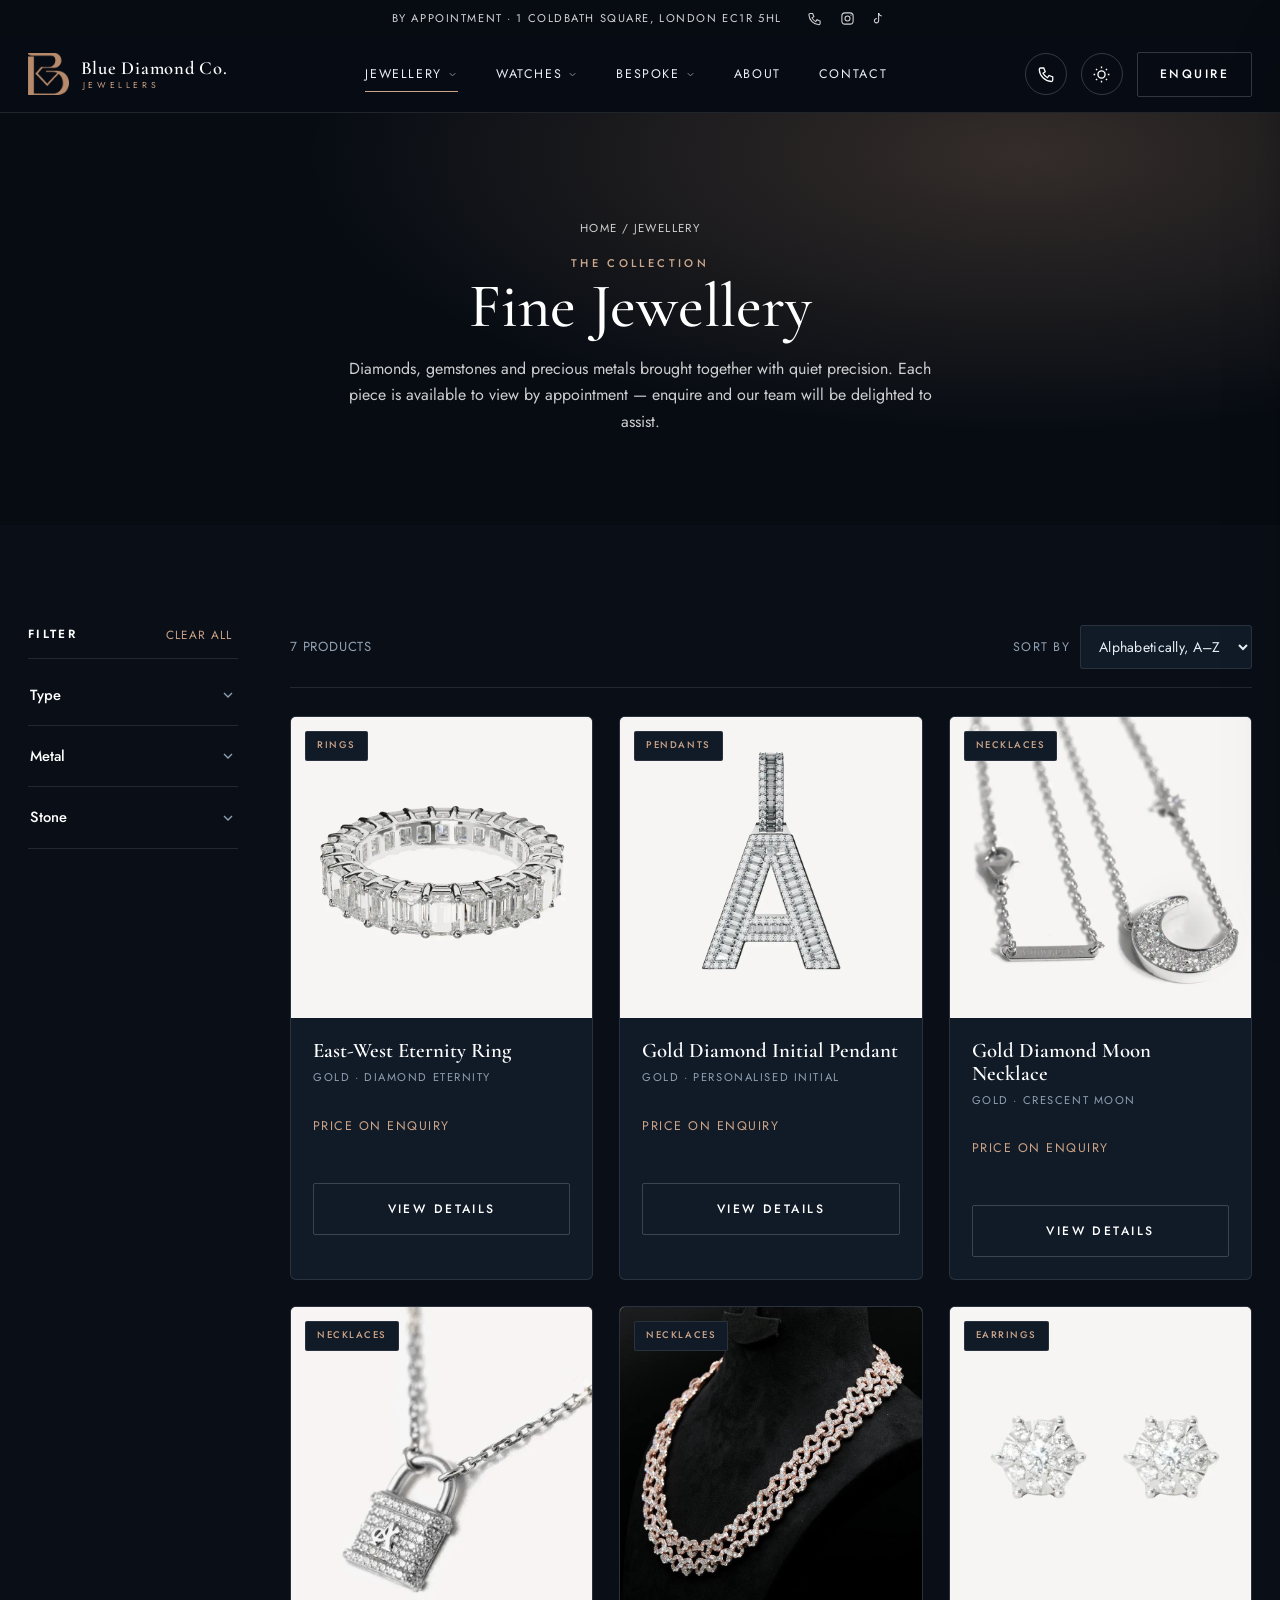
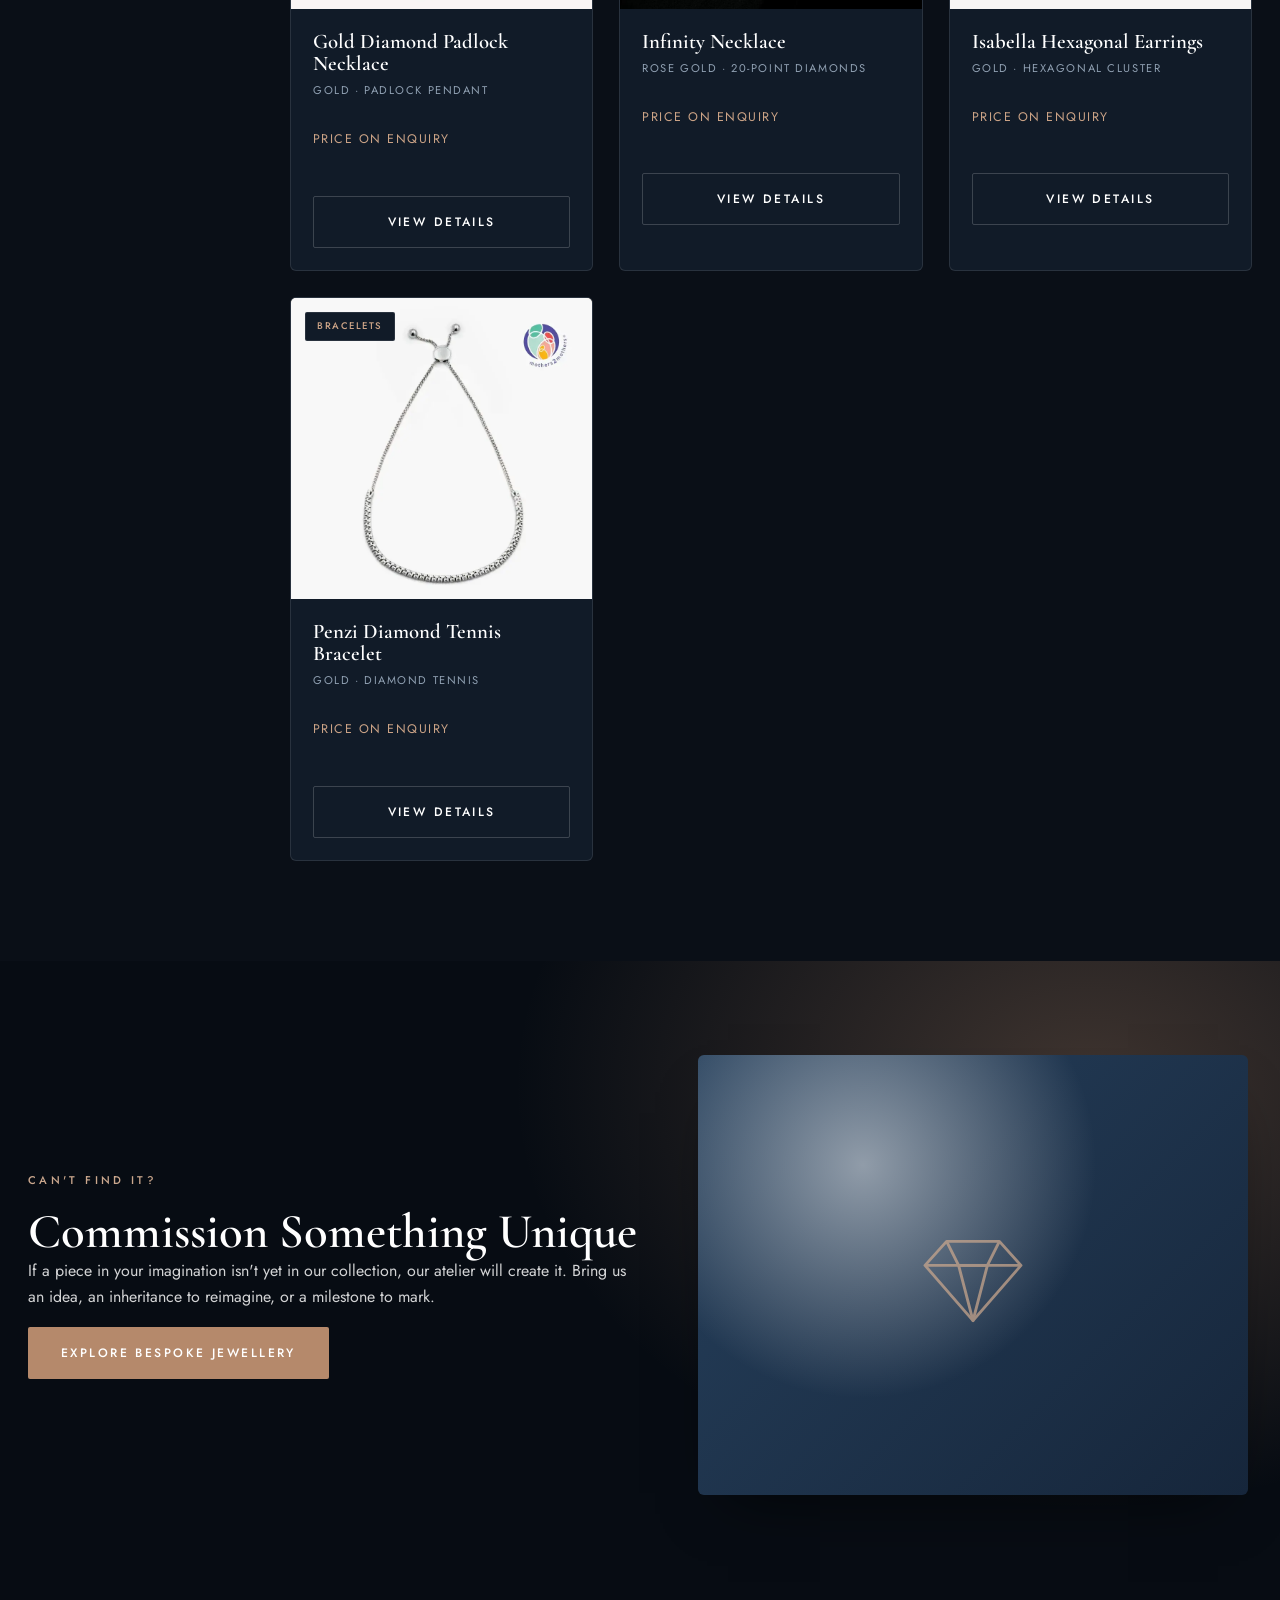
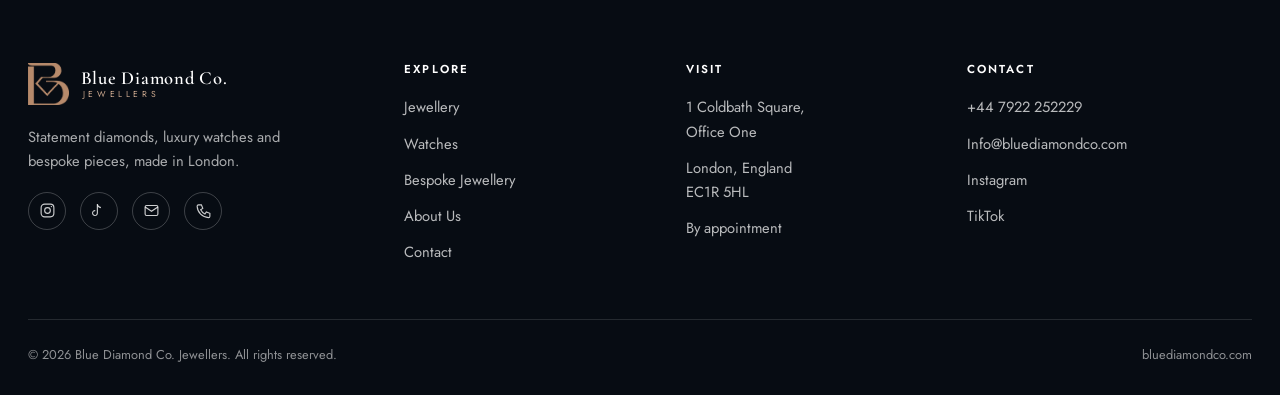
<file: jewellery.html>
<!DOCTYPE html>
<html lang="en" data-theme="dark">
<head>
<meta charset="UTF-8">
<meta name="viewport" content="width=device-width, initial-scale=1">
<title>Jewellery — Blue Diamond Co. | London</title>
<meta name="description" content="Explore the Blue Diamond Co. jewellery collection — diamond rings, necklaces, earrings and pendants in white gold, rose gold and platinum. Enquire to purchase.">
<script>(function(){try{var t=localStorage.getItem('bdc-theme');document.documentElement.setAttribute('data-theme',t==='light'?'light':'dark');}catch(e){document.documentElement.setAttribute('data-theme','dark');}})();</script>
<link rel="preconnect" href="https://fonts.googleapis.com">
<link rel="preconnect" href="https://fonts.gstatic.com" crossorigin>
<link href="https://fonts.googleapis.com/css2?family=Cormorant+Garamond:ital,wght@0,400;0,500;0,600;1,400;1,500&family=Jost:wght@300;400;500&display=swap" rel="stylesheet">
<link rel="icon" type="image/png" sizes="32x32" href="assets/img/favicon-32.png">
<link rel="apple-touch-icon" href="assets/img/favicon-180.png">
<link rel="stylesheet" href="assets/css/styles.css">
</head>
<body>

<div class="topbar">
  <div class="container">
    <span>By Appointment · 1 Coldbath Square, London EC1R 5HL</span>
    <span class="topbar-icons">
      <a href="tel:+447922252229" aria-label="Call us"><svg viewBox="0 0 24 24" fill="none" stroke="currentColor" stroke-width="1.7"><path d="M5 4h4l2 5-3 2a14 14 0 0 0 6 6l2-3 5 2v4a2 2 0 0 1-2 2A17 17 0 0 1 3 6a2 2 0 0 1 2-2z"/></svg></a>
      <a href="https://www.instagram.com/_bluediamondco/" target="_blank" rel="noopener" aria-label="Instagram"><svg viewBox="0 0 24 24" fill="none" stroke="currentColor" stroke-width="1.7"><rect x="3" y="3" width="18" height="18" rx="5"/><circle cx="12" cy="12" r="4"/><circle cx="17.5" cy="6.5" r="1" fill="currentColor" stroke="none"/></svg></a>
      <a href="https://www.tiktok.com/@bluediamondco" target="_blank" rel="noopener" aria-label="TikTok"><svg viewBox="0 0 24 24" fill="none" stroke="currentColor" stroke-width="1.7"><path d="M9 3v12.6a3.4 3.4 0 1 1-3-3.38"/><path d="M9 3.2c.4 2.7 2.3 4.5 5 4.8"/></svg></a>
    </span>
  </div>
</div>

<header class="site-header">
  <div class="container">
    <nav class="nav">
      <a href="index.html" class="logo" aria-label="Blue Diamond Co. home">
        <img class="mark mark-light" src="assets/img/mark-navy.png" alt="Blue Diamond Co.">
        <img class="mark mark-dark" src="assets/img/mark-gold.png" alt="Blue Diamond Co.">
        <span class="wordmark"><b>Blue Diamond Co.</b><span>Jewellers</span></span>
      </a>
      <ul class="nav-links">
        <li class="nav-item has-mega">
          <a href="jewellery.html" class="active">Jewellery <svg class="chev" viewBox="0 0 24 24" fill="none" stroke="currentColor" stroke-width="2"><path d="m6 9 6 6 6-6"/></svg></a>
          <div class="mega"><div class="mega-grid">
            <div class="mega-col"><h5>Shop by type</h5><ul>
              <li><a href="jewellery.html">All Jewellery</a></li>
              <li><a href="jewellery.html?cat=rings">Rings</a></li>
              <li><a href="jewellery.html?cat=necklaces">Necklaces & Pendants</a></li>
              <li><a href="jewellery.html?cat=earrings">Earrings</a></li>
              <li><a href="jewellery.html?cat=bracelets">Bracelets</a></li>
            </ul></div>
            <div class="mega-col"><h5>By metal</h5><ul>
              <li><a href="jewellery.html">White Gold</a></li>
              <li><a href="jewellery.html">Rose Gold</a></li>
              <li><a href="jewellery.html">Platinum</a></li>
              <li><a href="jewellery.html">Diamond Sets</a></li>
            </ul></div>
            <a href="jewellery.html" class="mega-promo">
              <span class="ph ph--gold" aria-hidden="true"><svg viewBox="0 0 100 100" fill="none" stroke="currentColor" stroke-width="3" stroke-linejoin="round"><path d="M28 22 H72 L90 42 L50 88 L10 42 Z"/><path d="M10 42 H90"/><path d="M28 22 L38 42 L50 88 L62 42 L72 22"/><path d="M38 42 H62"/></svg></span>
              <div class="mega-promo-body"><span>New In</span><h4>The Iced Edit</h4><span class="lk">Shop now →</span></div>
            </a>
          </div></div>
        </li>
        <li class="nav-item has-mega">
          <a href="watches.html">Watches <svg class="chev" viewBox="0 0 24 24" fill="none" stroke="currentColor" stroke-width="2"><path d="m6 9 6 6 6-6"/></svg></a>
          <div class="mega"><div class="mega-grid">
            <div class="mega-col"><h5>Shop by brand</h5><ul>
              <li><a href="watches.html?cat=ap">Audemars Piguet</a></li>
              <li><a href="watches.html?cat=richard">Richard Mille</a></li>
              <li><a href="watches.html">All Watches</a></li>
            </ul></div>
            <div class="mega-col"><h5>Explore</h5><ul>
              <li><a href="watches.html">All Watches</a></li>
              <li><a href="contact.html?type=Watch">Sourcing Request</a></li>
              <li><a href="contact.html">Book a Viewing</a></li>
            </ul></div>
            <a href="watches.html" class="mega-promo">
              <span class="ph ph--blue" aria-hidden="true"><svg viewBox="0 0 100 100" fill="none" stroke="currentColor" stroke-width="3"><circle cx="50" cy="52" r="26"/><path d="M50 36v16l11 7M40 16h20"/></svg></span>
              <div class="mega-promo-body"><span>Most Wanted</span><h4>Steel Sports Watches</h4><span class="lk">Enquire now →</span></div>
            </a>
          </div></div>
        </li>
        <li class="nav-item has-mega">
          <a href="custom-jewellery.html">Bespoke <svg class="chev" viewBox="0 0 24 24" fill="none" stroke="currentColor" stroke-width="2"><path d="m6 9 6 6 6-6"/></svg></a>
          <div class="mega"><div class="mega-grid">
            <div class="mega-col"><h5>Make it yours</h5><ul>
              <li><a href="custom-jewellery.html">Bespoke Jewellery</a></li>
              <li><a href="custom-jewellery.html">Bespoke Rings</a></li>
              <li><a href="custom-jewellery.html">Bespoke Pendants</a></li>
            </ul></div>
            <div class="mega-col"><h5>Get started</h5><ul>
              <li><a href="contact.html?type=Bespoke">Start a Design</a></li>
              <li><a href="contact.html">Book a Consultation</a></li>
            </ul></div>
            <a href="custom-jewellery.html" class="mega-promo">
              <span class="ph ph--navy" aria-hidden="true"><svg viewBox="0 0 100 100" fill="none" stroke="currentColor" stroke-width="3" stroke-linejoin="round"><path d="M50 14l8 14 16 3-11 12 2 16-15-7-15 7 2-16-11-12 16-3z"/></svg></span>
              <div class="mega-promo-body"><span>From Sketch</span><h4>Built Around You</h4><span class="lk">Start now →</span></div>
            </a>
          </div></div>
        </li>
        <li class="nav-item"><a href="about.html">About</a></li>
        <li class="nav-item"><a href="contact.html">Contact</a></li>
      </ul>
      <div class="nav-cta">
        <a href="tel:+447922252229" class="nav-icon" aria-label="Call us"><svg viewBox="0 0 24 24" fill="none" stroke="currentColor" stroke-width="1.7"><path d="M5 4h4l2 5-3 2a14 14 0 0 0 6 6l2-3 5 2v4a2 2 0 0 1-2 2A17 17 0 0 1 3 6a2 2 0 0 1 2-2z"/></svg></a>
        <button class="theme-toggle" aria-label="Toggle light/dark theme">
          <svg class="ico-moon" viewBox="0 0 24 24" fill="none" stroke="currentColor" stroke-width="1.7"><path d="M21 12.8A9 9 0 1 1 11.2 3a7 7 0 0 0 9.8 9.8z"/></svg>
          <svg class="ico-sun" viewBox="0 0 24 24" fill="none" stroke="currentColor" stroke-width="1.7"><circle cx="12" cy="12" r="4.5"/><path d="M12 2v2M12 20v2M2 12h2M20 12h2M5 5l1.5 1.5M17.5 17.5 19 19M19 5l-1.5 1.5M6.5 17.5 5 19"/></svg>
        </button>
        <a href="contact.html" class="btn btn--ghost" style="padding:11px 22px">Enquire</a>
        <button class="menu-toggle" aria-label="Open menu"><svg viewBox="0 0 24 24" fill="none" stroke="currentColor" stroke-width="1.6"><path d="M3 6h18M3 12h18M3 18h18"/></svg></button>
      </div>
    </nav>
  </div>
</header>

<section class="page-hero">
  <div class="container">
    <p class="crumbs"><a href="index.html">Home</a> / Jewellery</p>
    <p class="eyebrow">The Collection</p>
    <h1>Fine Jewellery</h1>
    <p>Diamonds, gemstones and precious metals brought together with quiet precision. Each piece is available to view by appointment — enquire and our team will be delighted to assist.</p>
  </div>
</section>

<section class="section">
  <div class="container">
    <div id="catalog" data-category="jewellery"></div>
  </div>
</section>

<section class="band">
  <div class="container">
    <div>
      <p class="eyebrow">Can't find it?</p>
      <h2>Commission Something Unique</h2>
      <p>If a piece in your imagination isn't yet in our collection, our atelier will create it. Bring us an idea, an inheritance to reimagine, or a milestone to mark.</p>
      <a href="custom-jewellery.html" class="btn btn--gold">Explore Bespoke Jewellery</a>
    </div>
    <div class="band-visual ph ph--blue" aria-hidden="true"><svg viewBox="0 0 100 100" fill="none" stroke="currentColor" stroke-width="2.4" stroke-linejoin="round"><path d="M28 22 H72 L90 42 L50 88 L10 42 Z"/><path d="M10 42 H90"/><path d="M28 22 L38 42 L50 88 L62 42 L72 22"/><path d="M38 42 H62"/></svg></div>
  </div>
</section>

<footer class="site-footer">
  <div class="container">
    <div class="footer-grid">
      <div class="footer-about">
        <a href="index.html" class="logo"><img class="mark" src="assets/img/mark-gold.png" alt="Blue Diamond Co."><span class="wordmark"><b>Blue Diamond Co.</b><span>Jewellers</span></span></a>
        <p>Statement diamonds, luxury watches and bespoke pieces, made in London.</p>
        <div class="socials">
          <a href="https://www.instagram.com/_bluediamondco/" target="_blank" rel="noopener" aria-label="Instagram"><svg viewBox="0 0 24 24" fill="none" stroke="currentColor" stroke-width="1.6"><rect x="3" y="3" width="18" height="18" rx="5"/><circle cx="12" cy="12" r="4"/><circle cx="17.5" cy="6.5" r="1" fill="currentColor" stroke="none"/></svg></a>
          <a href="https://www.tiktok.com/@bluediamondco" target="_blank" rel="noopener" aria-label="TikTok"><svg viewBox="0 0 24 24" fill="none" stroke="currentColor" stroke-width="1.6"><path d="M9 3v12.6a3.4 3.4 0 1 1-3-3.38"/><path d="M9 3.2c.4 2.7 2.3 4.5 5 4.8"/></svg></a>
          <a href="mailto:Info@bluediamondco.com" aria-label="Email"><svg viewBox="0 0 24 24" fill="none" stroke="currentColor" stroke-width="1.6"><rect x="3" y="5" width="18" height="14" rx="2"/><path d="m3 7 9 6 9-6"/></svg></a>
          <a href="tel:+447922252229" aria-label="Phone"><svg viewBox="0 0 24 24" fill="none" stroke="currentColor" stroke-width="1.6"><path d="M5 4h4l2 5-3 2a14 14 0 0 0 6 6l2-3 5 2v4a2 2 0 0 1-2 2A17 17 0 0 1 3 6a2 2 0 0 1 2-2z"/></svg></a>
        </div>
      </div>
      <div class="footer-col"><h4>Explore</h4><ul><li><a href="jewellery.html">Jewellery</a></li><li><a href="watches.html">Watches</a></li><li><a href="custom-jewellery.html">Bespoke Jewellery</a></li><li><a href="about.html">About Us</a></li><li><a href="contact.html">Contact</a></li></ul></div>
      <div class="footer-col"><h4>Visit</h4><ul><li>1 Coldbath Square,<br>Office One</li><li>London, England<br>EC1R 5HL</li><li>By appointment</li></ul></div>
      <div class="footer-col"><h4>Contact</h4><ul><li><a href="tel:+447922252229">+44 7922 252229</a></li><li><a href="mailto:Info@bluediamondco.com">Info@bluediamondco.com</a></li><li><a href="https://www.instagram.com/_bluediamondco/" target="_blank" rel="noopener">Instagram</a></li><li><a href="https://www.tiktok.com/@bluediamondco" target="_blank" rel="noopener">TikTok</a></li></ul></div>
    </div>
    <div class="footer-bottom"><span>© <span id="year">2026</span> Blue Diamond Co. Jewellers. All rights reserved.</span><span>bluediamondco.com</span></div>
  </div>
</footer>

<div class="drawer-backdrop" id="drawer-backdrop"></div>
<aside class="drawer" id="drawer">
  <div class="drawer-head">
    <span style="font-family:var(--serif);font-size:1.1rem;color:var(--heading)">Menu</span>
    <button class="drawer-close" aria-label="Close menu"><svg viewBox="0 0 24 24" fill="none" stroke="currentColor" stroke-width="1.6"><path d="M6 6l12 12M18 6 6 18"/></svg></button>
  </div>
  <nav>
    <a href="jewellery.html">Jewellery</a>
    <a href="watches.html">Watches</a>
    <a href="custom-jewellery.html">Bespoke</a>
    <a href="about.html">About</a>
    <a href="contact.html">Contact</a>
    <a href="tel:+447922252229" class="sub">+44 7922 252229</a>
  </nav>
</aside>

<script src="assets/js/data.js"></script>
<script src="assets/js/catalog.js"></script>
<script src="assets/js/main.js"></script>
</body>
</html>
                                                                         
</file>
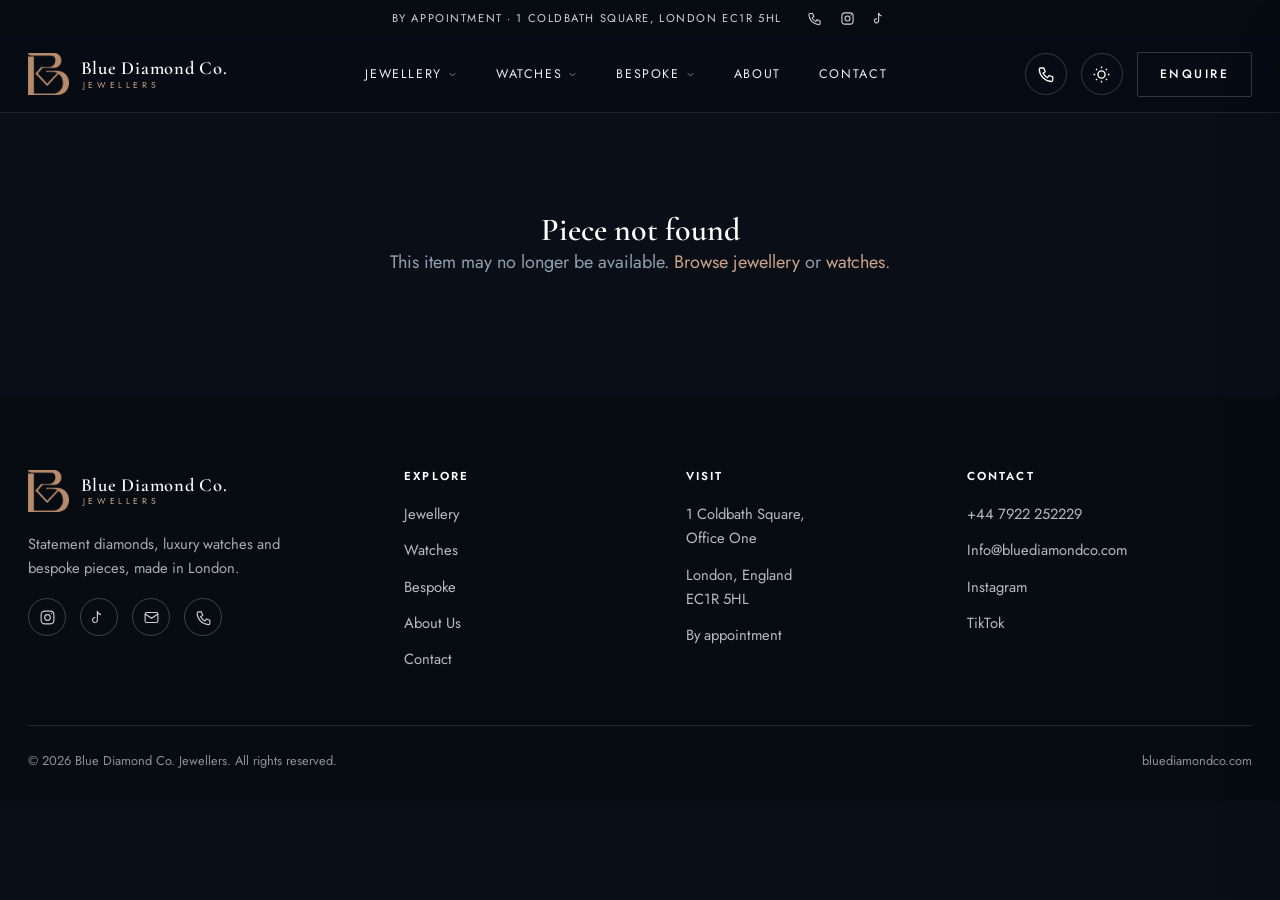
<file: product.html>
<!DOCTYPE html>
<html lang="en" data-theme="dark">
<head>
<meta charset="UTF-8">
<meta name="viewport" content="width=device-width, initial-scale=1">
<title>Product — Blue Diamond Co. | London</title>
<meta name="description" content="View piece details at Blue Diamond Co. Jewellers — specifications, photos and enquiry.">
<script>(function(){try{var t=localStorage.getItem('bdc-theme');document.documentElement.setAttribute('data-theme',t==='light'?'light':'dark');}catch(e){document.documentElement.setAttribute('data-theme','dark');}})();</script>
<link rel="preconnect" href="https://fonts.googleapis.com">
<link rel="preconnect" href="https://fonts.gstatic.com" crossorigin>
<link href="https://fonts.googleapis.com/css2?family=Cormorant+Garamond:ital,wght@0,400;0,500;0,600;1,400;1,500&family=Jost:wght@300;400;500&display=swap" rel="stylesheet">
<link rel="icon" type="image/png" sizes="32x32" href="assets/img/favicon-32.png">
<link rel="apple-touch-icon" href="assets/img/favicon-180.png">
<link rel="stylesheet" href="assets/css/styles.css">
</head>
<body>

<div class="topbar">
  <div class="container">
    <span>By Appointment · 1 Coldbath Square, London EC1R 5HL</span>
    <span class="topbar-icons">
      <a href="tel:+447922252229" aria-label="Call us"><svg viewBox="0 0 24 24" fill="none" stroke="currentColor" stroke-width="1.7"><path d="M5 4h4l2 5-3 2a14 14 0 0 0 6 6l2-3 5 2v4a2 2 0 0 1-2 2A17 17 0 0 1 3 6a2 2 0 0 1 2-2z"/></svg></a>
      <a href="https://www.instagram.com/_bluediamondco/" target="_blank" rel="noopener" aria-label="Instagram"><svg viewBox="0 0 24 24" fill="none" stroke="currentColor" stroke-width="1.7"><rect x="3" y="3" width="18" height="18" rx="5"/><circle cx="12" cy="12" r="4"/><circle cx="17.5" cy="6.5" r="1" fill="currentColor" stroke="none"/></svg></a>
      <a href="https://www.tiktok.com/@bluediamondco" target="_blank" rel="noopener" aria-label="TikTok"><svg viewBox="0 0 24 24" fill="none" stroke="currentColor" stroke-width="1.7"><path d="M9 3v12.6a3.4 3.4 0 1 1-3-3.38"/><path d="M9 3.2c.4 2.7 2.3 4.5 5 4.8"/></svg></a>
    </span>
  </div>
</div>

<header class="site-header">
  <div class="container">
    <nav class="nav">
      <a href="index.html" class="logo" aria-label="Blue Diamond Co. home">
        <img class="mark mark-light" src="assets/img/mark-navy.png" alt="Blue Diamond Co.">
        <img class="mark mark-dark" src="assets/img/mark-gold.png" alt="Blue Diamond Co.">
        <span class="wordmark"><b>Blue Diamond Co.</b><span>Jewellers</span></span>
      </a>
      <ul class="nav-links">
        <li class="nav-item has-mega">
          <a href="jewellery.html">Jewellery <svg class="chev" viewBox="0 0 24 24" fill="none" stroke="currentColor" stroke-width="2"><path d="m6 9 6 6 6-6"/></svg></a>
          <div class="mega"><div class="mega-grid">
            <div class="mega-col"><h5>Shop by type</h5><ul>
              <li><a href="jewellery.html">All Jewellery</a></li>
              <li><a href="jewellery.html?cat=rings">Rings</a></li>
              <li><a href="jewellery.html?cat=necklaces">Necklaces & Pendants</a></li>
              <li><a href="jewellery.html?cat=earrings">Earrings</a></li>
              <li><a href="jewellery.html?cat=bracelets">Bracelets</a></li>
            </ul></div>
            <div class="mega-col"><h5>By metal</h5><ul>
              <li><a href="jewellery.html">White Gold</a></li>
              <li><a href="jewellery.html">Rose Gold</a></li>
              <li><a href="jewellery.html">Platinum</a></li>
              <li><a href="jewellery.html">Diamond Sets</a></li>
            </ul></div>
            <a href="jewellery.html" class="mega-promo">
              <span class="ph ph--gold" aria-hidden="true"><svg viewBox="0 0 100 100" fill="none" stroke="currentColor" stroke-width="3" stroke-linejoin="round"><path d="M28 22 H72 L90 42 L50 88 L10 42 Z"/><path d="M10 42 H90"/><path d="M28 22 L38 42 L50 88 L62 42 L72 22"/><path d="M38 42 H62"/></svg></span>
              <div class="mega-promo-body"><span>New In</span><h4>The Iced Edit</h4><span class="lk">Shop now →</span></div>
            </a>
          </div></div>
        </li>
        <li class="nav-item has-mega">
          <a href="watches.html">Watches <svg class="chev" viewBox="0 0 24 24" fill="none" stroke="currentColor" stroke-width="2"><path d="m6 9 6 6 6-6"/></svg></a>
          <div class="mega"><div class="mega-grid">
            <div class="mega-col"><h5>Shop by brand</h5><ul>
              <li><a href="watches.html?cat=ap">Audemars Piguet</a></li>
              <li><a href="watches.html?cat=richard">Richard Mille</a></li>
              <li><a href="watches.html">All Watches</a></li>
            </ul></div>
            <div class="mega-col"><h5>Explore</h5><ul>
              <li><a href="watches.html">All Watches</a></li>
              <li><a href="contact.html?type=Watch">Sourcing Request</a></li>
              <li><a href="contact.html">Book a Viewing</a></li>
            </ul></div>
            <a href="watches.html" class="mega-promo">
              <span class="ph ph--blue" aria-hidden="true"><svg viewBox="0 0 100 100" fill="none" stroke="currentColor" stroke-width="3"><circle cx="50" cy="52" r="26"/><path d="M50 36v16l11 7M40 16h20"/></svg></span>
              <div class="mega-promo-body"><span>Most Wanted</span><h4>Steel Sports Watches</h4><span class="lk">Enquire now →</span></div>
            </a>
          </div></div>
        </li>
        <li class="nav-item has-mega">
          <a href="custom-jewellery.html">Bespoke <svg class="chev" viewBox="0 0 24 24" fill="none" stroke="currentColor" stroke-width="2"><path d="m6 9 6 6 6-6"/></svg></a>
          <div class="mega"><div class="mega-grid">
            <div class="mega-col"><h5>Make it yours</h5><ul>
              <li><a href="custom-jewellery.html">Bespoke Jewellery</a></li>
              <li><a href="custom-jewellery.html">Bespoke Rings</a></li>
              <li><a href="custom-jewellery.html">Bespoke Pendants</a></li>
            </ul></div>
            <div class="mega-col"><h5>Get started</h5><ul>
              <li><a href="contact.html?type=Bespoke">Start a Design</a></li>
              <li><a href="contact.html">Book a Consultation</a></li>
            </ul></div>
            <a href="custom-jewellery.html" class="mega-promo">
              <span class="ph ph--navy" aria-hidden="true"><svg viewBox="0 0 100 100" fill="none" stroke="currentColor" stroke-width="3" stroke-linejoin="round"><path d="M50 14l8 14 16 3-11 12 2 16-15-7-15 7 2-16-11-12 16-3z"/></svg></span>
              <div class="mega-promo-body"><span>From Sketch</span><h4>Built Around You</h4><span class="lk">Start now →</span></div>
            </a>
          </div></div>
        </li>
        <li class="nav-item"><a href="about.html">About</a></li>
        <li class="nav-item"><a href="contact.html">Contact</a></li>
      </ul>
      <div class="nav-cta">
        <a href="tel:+447922252229" class="nav-icon" aria-label="Call us"><svg viewBox="0 0 24 24" fill="none" stroke="currentColor" stroke-width="1.7"><path d="M5 4h4l2 5-3 2a14 14 0 0 0 6 6l2-3 5 2v4a2 2 0 0 1-2 2A17 17 0 0 1 3 6a2 2 0 0 1 2-2z"/></svg></a>
        <button class="theme-toggle" aria-label="Toggle light/dark theme">
          <svg class="ico-moon" viewBox="0 0 24 24" fill="none" stroke="currentColor" stroke-width="1.7"><path d="M21 12.8A9 9 0 1 1 11.2 3a7 7 0 0 0 9.8 9.8z"/></svg>
          <svg class="ico-sun" viewBox="0 0 24 24" fill="none" stroke="currentColor" stroke-width="1.7"><circle cx="12" cy="12" r="4.5"/><path d="M12 2v2M12 20v2M2 12h2M20 12h2M5 5l1.5 1.5M17.5 17.5 19 19M19 5l-1.5 1.5M6.5 17.5 5 19"/></svg>
        </button>
        <a href="contact.html" class="btn btn--ghost" style="padding:11px 22px">Enquire</a>
        <button class="menu-toggle" aria-label="Open menu"><svg viewBox="0 0 24 24" fill="none" stroke="currentColor" stroke-width="1.6"><path d="M3 6h18M3 12h18M3 18h18"/></svg></button>
      </div>
    </nav>
  </div>
</header>

<main id="product-root"></main>

<footer class="site-footer">
  <div class="container">
    <div class="footer-grid">
      <div class="footer-about">
        <a href="index.html" class="logo"><img class="mark" src="assets/img/mark-gold.png" alt="Blue Diamond Co."><span class="wordmark"><b>Blue Diamond Co.</b><span>Jewellers</span></span></a>
        <p>Statement diamonds, luxury watches and bespoke pieces, made in London.</p>
        <div class="socials">
          <a href="https://www.instagram.com/_bluediamondco/" target="_blank" rel="noopener" aria-label="Instagram"><svg viewBox="0 0 24 24" fill="none" stroke="currentColor" stroke-width="1.6"><rect x="3" y="3" width="18" height="18" rx="5"/><circle cx="12" cy="12" r="4"/><circle cx="17.5" cy="6.5" r="1" fill="currentColor" stroke="none"/></svg></a>
          <a href="https://www.tiktok.com/@bluediamondco" target="_blank" rel="noopener" aria-label="TikTok"><svg viewBox="0 0 24 24" fill="none" stroke="currentColor" stroke-width="1.6"><path d="M9 3v12.6a3.4 3.4 0 1 1-3-3.38"/><path d="M9 3.2c.4 2.7 2.3 4.5 5 4.8"/></svg></a>
          <a href="mailto:Info@bluediamondco.com" aria-label="Email"><svg viewBox="0 0 24 24" fill="none" stroke="currentColor" stroke-width="1.6"><rect x="3" y="5" width="18" height="14" rx="2"/><path d="m3 7 9 6 9-6"/></svg></a>
          <a href="tel:+447922252229" aria-label="Phone"><svg viewBox="0 0 24 24" fill="none" stroke="currentColor" stroke-width="1.6"><path d="M5 4h4l2 5-3 2a14 14 0 0 0 6 6l2-3 5 2v4a2 2 0 0 1-2 2A17 17 0 0 1 3 6a2 2 0 0 1 2-2z"/></svg></a>
        </div>
      </div>
      <div class="footer-col"><h4>Explore</h4><ul><li><a href="jewellery.html">Jewellery</a></li><li><a href="watches.html">Watches</a></li><li><a href="custom-jewellery.html">Bespoke</a></li><li><a href="about.html">About Us</a></li><li><a href="contact.html">Contact</a></li></ul></div>
      <div class="footer-col"><h4>Visit</h4><ul><li>1 Coldbath Square,<br>Office One</li><li>London, England<br>EC1R 5HL</li><li>By appointment</li></ul></div>
      <div class="footer-col"><h4>Contact</h4><ul><li><a href="tel:+447922252229">+44 7922 252229</a></li><li><a href="mailto:Info@bluediamondco.com">Info@bluediamondco.com</a></li><li><a href="https://www.instagram.com/_bluediamondco/" target="_blank" rel="noopener">Instagram</a></li><li><a href="https://www.tiktok.com/@bluediamondco" target="_blank" rel="noopener">TikTok</a></li></ul></div>
    </div>
    <div class="footer-bottom"><span>© <span id="year">2026</span> Blue Diamond Co. Jewellers. All rights reserved.</span><span>bluediamondco.com</span></div>
  </div>
</footer>

<div class="drawer-backdrop" id="drawer-backdrop"></div>
<aside class="drawer" id="drawer">
  <div class="drawer-head">
    <span style="font-family:var(--serif);font-size:1.1rem;color:var(--heading)">Menu</span>
    <button class="drawer-close" aria-label="Close menu"><svg viewBox="0 0 24 24" fill="none" stroke="currentColor" stroke-width="1.6"><path d="M6 6l12 12M18 6 6 18"/></svg></button>
  </div>
  <nav>
    <a href="jewellery.html">Jewellery</a>
    <a href="watches.html">Watches</a>
    <a href="custom-jewellery.html">Bespoke</a>
    <a href="about.html">About</a>
    <a href="contact.html">Contact</a>
    <a href="tel:+447922252229" class="sub">+44 7922 252229</a>
  </nav>
</aside>

<script src="assets/js/data.js"></script>
<script src="assets/js/catalog.js"></script>
<script src="assets/js/main.js"></script>
</body>
</html>
                                                                         
</file>
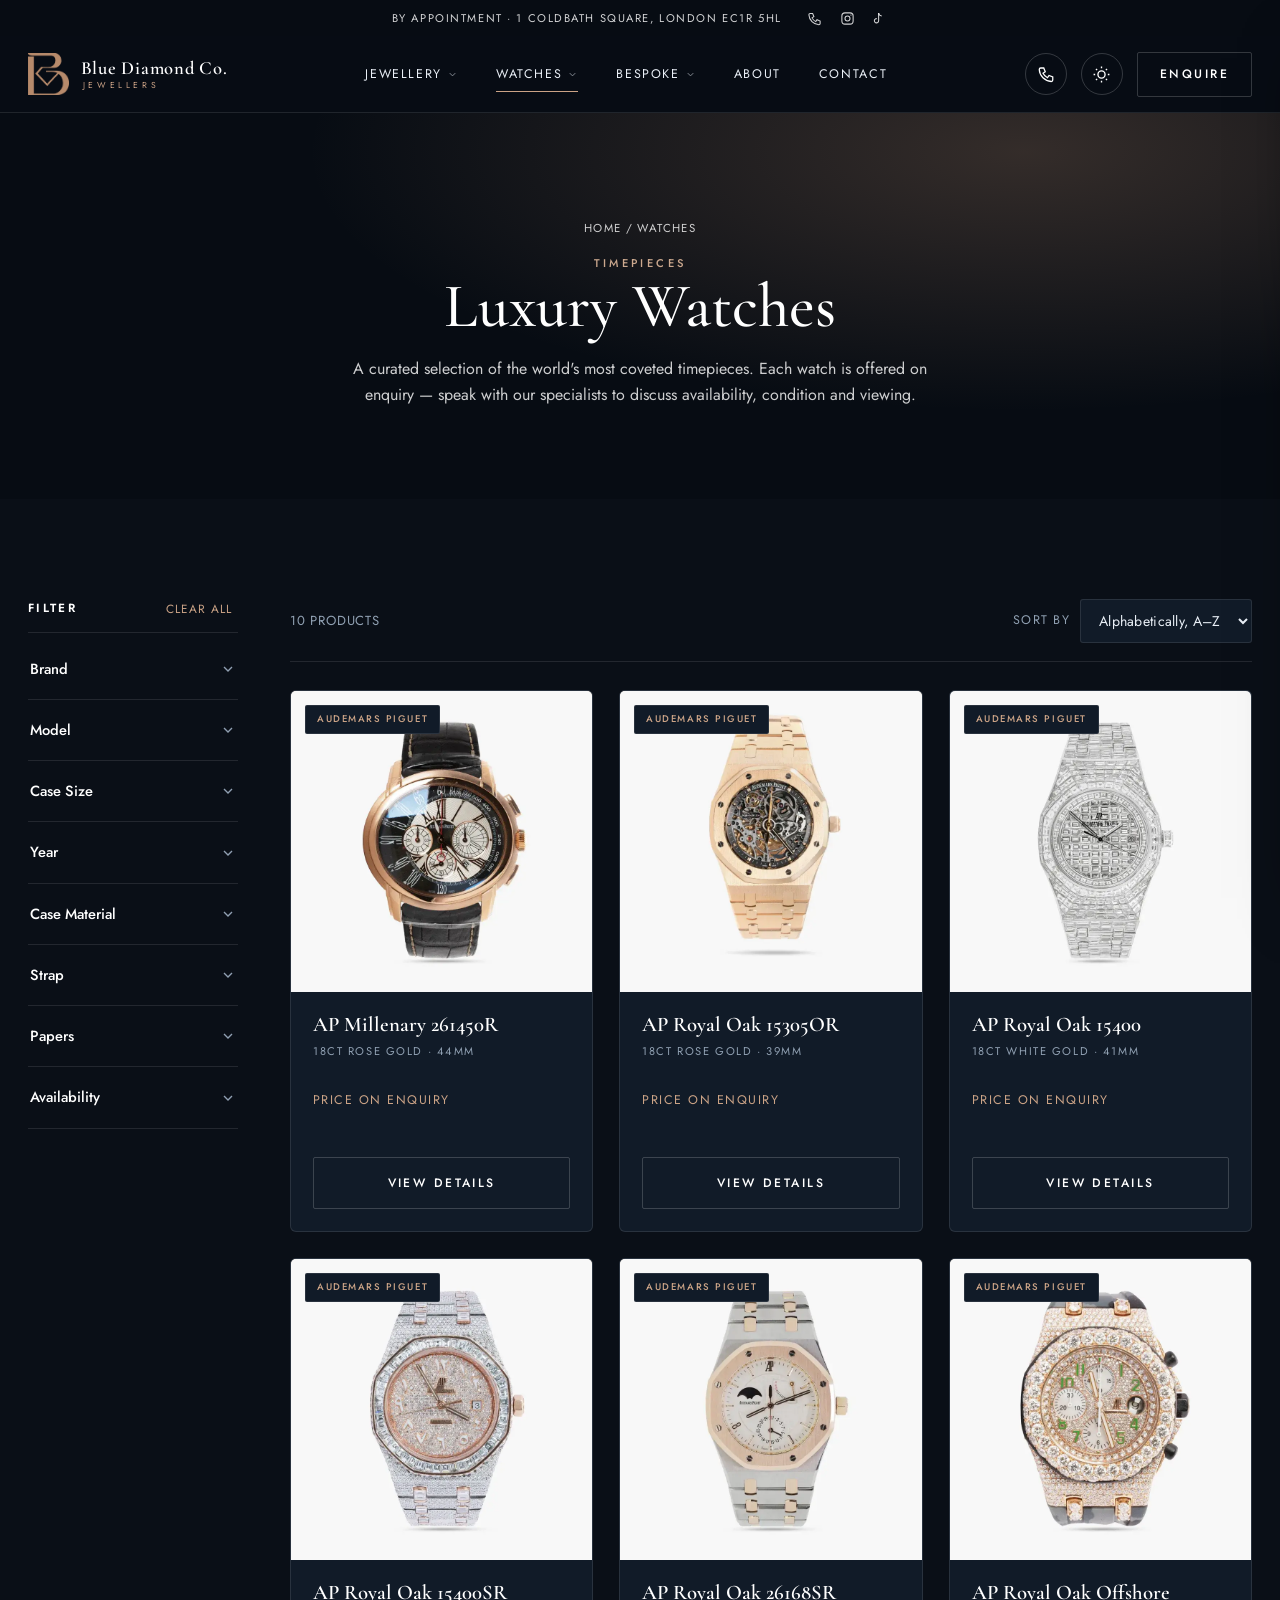
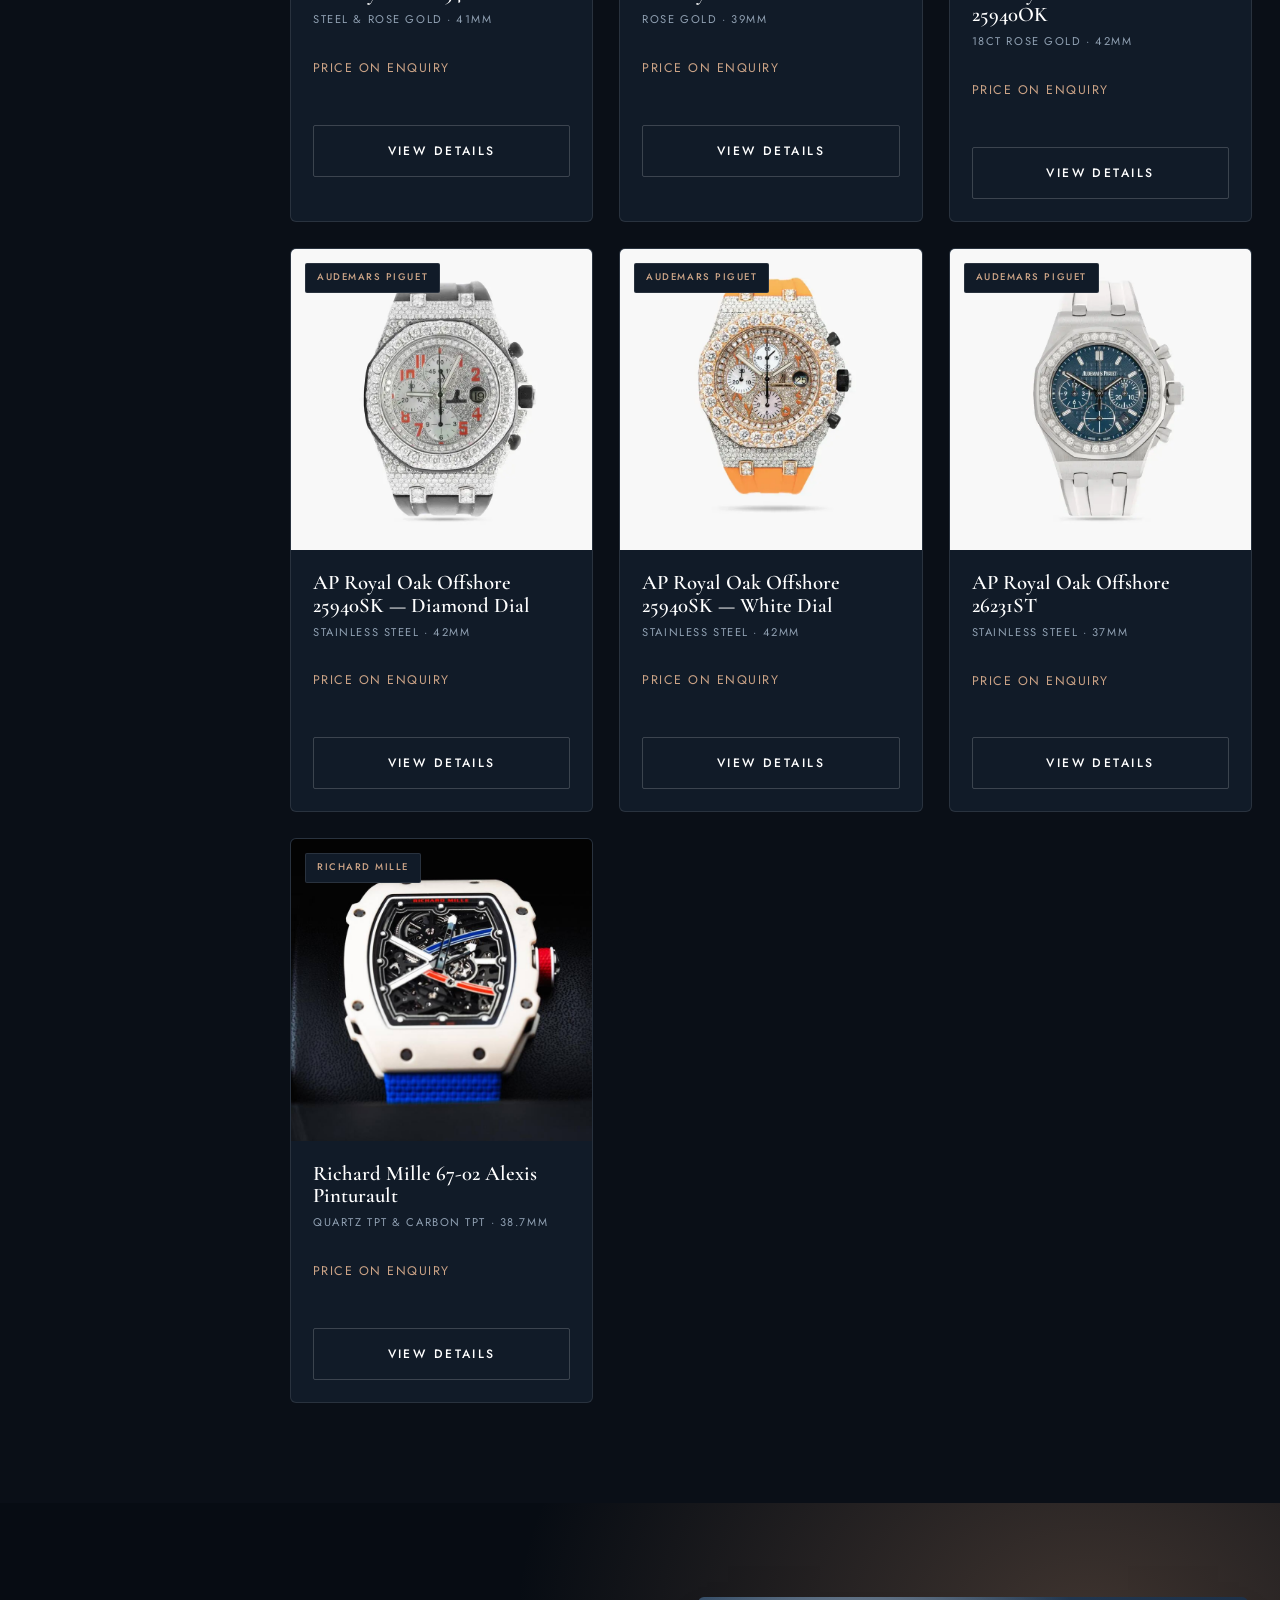
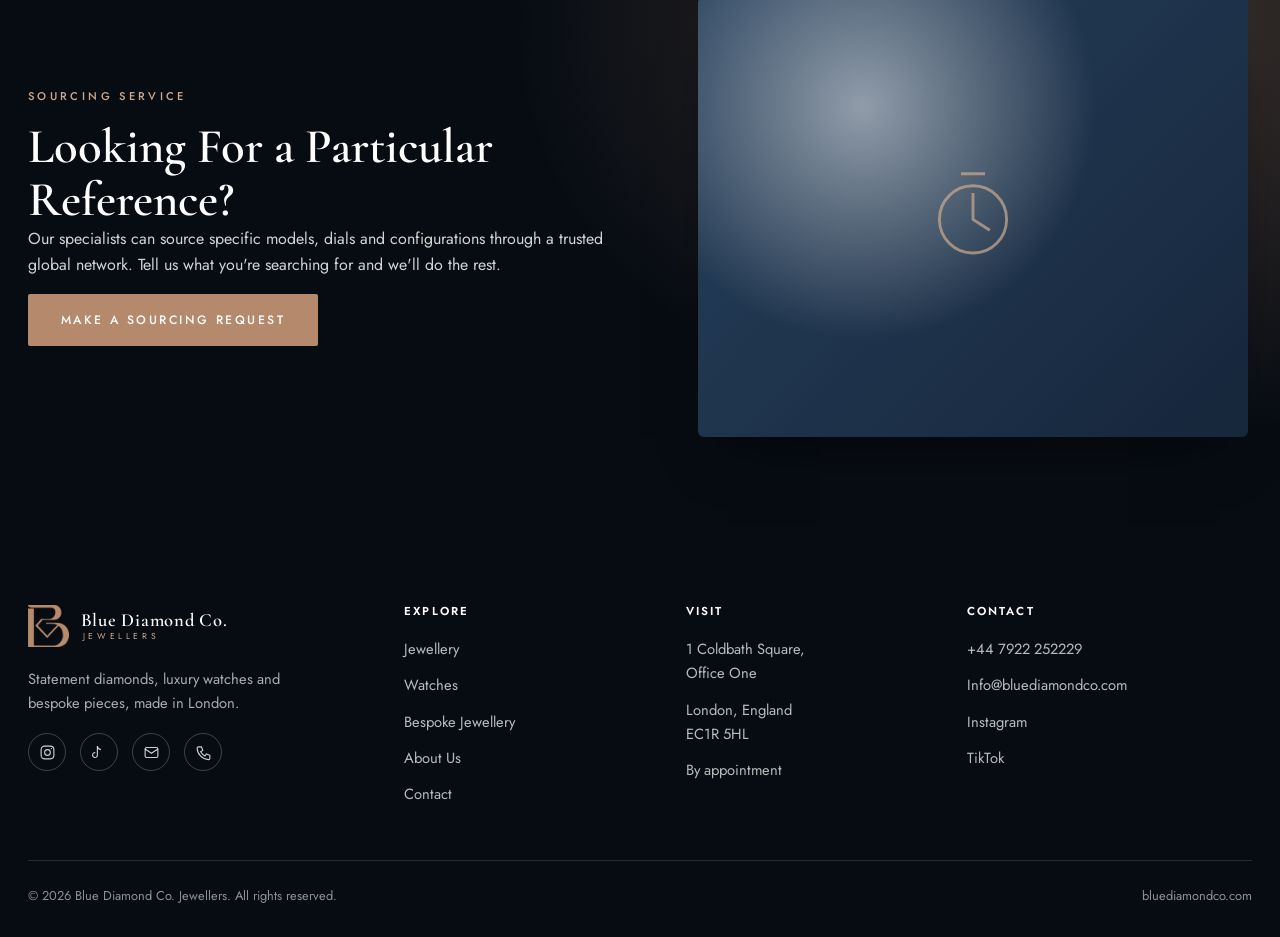
<file: watches.html>
<!DOCTYPE html>
<html lang="en" data-theme="dark">
<head>
<meta charset="UTF-8">
<meta name="viewport" content="width=device-width, initial-scale=1">
<title>Watches — Blue Diamond Co. | London</title>
<meta name="description" content="Luxury timepieces at Blue Diamond Co. — Audemars Piguet, Richard Mille and more. Price on enquiry. Visit our London showroom by appointment.">
<script>(function(){try{var t=localStorage.getItem('bdc-theme');document.documentElement.setAttribute('data-theme',t==='light'?'light':'dark');}catch(e){document.documentElement.setAttribute('data-theme','dark');}})();</script>
<link rel="preconnect" href="https://fonts.googleapis.com">
<link rel="preconnect" href="https://fonts.gstatic.com" crossorigin>
<link href="https://fonts.googleapis.com/css2?family=Cormorant+Garamond:ital,wght@0,400;0,500;0,600;1,400;1,500&family=Jost:wght@300;400;500&display=swap" rel="stylesheet">
<link rel="icon" type="image/png" sizes="32x32" href="assets/img/favicon-32.png">
<link rel="apple-touch-icon" href="assets/img/favicon-180.png">
<link rel="stylesheet" href="assets/css/styles.css">
</head>
<body>

<div class="topbar">
  <div class="container">
    <span>By Appointment · 1 Coldbath Square, London EC1R 5HL</span>
    <span class="topbar-icons">
      <a href="tel:+447922252229" aria-label="Call us"><svg viewBox="0 0 24 24" fill="none" stroke="currentColor" stroke-width="1.7"><path d="M5 4h4l2 5-3 2a14 14 0 0 0 6 6l2-3 5 2v4a2 2 0 0 1-2 2A17 17 0 0 1 3 6a2 2 0 0 1 2-2z"/></svg></a>
      <a href="https://www.instagram.com/_bluediamondco/" target="_blank" rel="noopener" aria-label="Instagram"><svg viewBox="0 0 24 24" fill="none" stroke="currentColor" stroke-width="1.7"><rect x="3" y="3" width="18" height="18" rx="5"/><circle cx="12" cy="12" r="4"/><circle cx="17.5" cy="6.5" r="1" fill="currentColor" stroke="none"/></svg></a>
      <a href="https://www.tiktok.com/@bluediamondco" target="_blank" rel="noopener" aria-label="TikTok"><svg viewBox="0 0 24 24" fill="none" stroke="currentColor" stroke-width="1.7"><path d="M9 3v12.6a3.4 3.4 0 1 1-3-3.38"/><path d="M9 3.2c.4 2.7 2.3 4.5 5 4.8"/></svg></a>
    </span>
  </div>
</div>

<header class="site-header">
  <div class="container">
    <nav class="nav">
      <a href="index.html" class="logo" aria-label="Blue Diamond Co. home">
        <img class="mark mark-light" src="assets/img/mark-navy.png" alt="Blue Diamond Co.">
        <img class="mark mark-dark" src="assets/img/mark-gold.png" alt="Blue Diamond Co.">
        <span class="wordmark"><b>Blue Diamond Co.</b><span>Jewellers</span></span>
      </a>
      <ul class="nav-links">
        <li class="nav-item has-mega">
          <a href="jewellery.html">Jewellery <svg class="chev" viewBox="0 0 24 24" fill="none" stroke="currentColor" stroke-width="2"><path d="m6 9 6 6 6-6"/></svg></a>
          <div class="mega"><div class="mega-grid">
            <div class="mega-col"><h5>Shop by type</h5><ul>
              <li><a href="jewellery.html">All Jewellery</a></li>
              <li><a href="jewellery.html?cat=rings">Rings</a></li>
              <li><a href="jewellery.html?cat=necklaces">Necklaces & Pendants</a></li>
              <li><a href="jewellery.html?cat=earrings">Earrings</a></li>
              <li><a href="jewellery.html?cat=bracelets">Bracelets</a></li>
            </ul></div>
            <div class="mega-col"><h5>By metal</h5><ul>
              <li><a href="jewellery.html">White Gold</a></li>
              <li><a href="jewellery.html">Rose Gold</a></li>
              <li><a href="jewellery.html">Platinum</a></li>
              <li><a href="jewellery.html">Diamond Sets</a></li>
            </ul></div>
            <a href="jewellery.html" class="mega-promo">
              <span class="ph ph--gold" aria-hidden="true"><svg viewBox="0 0 100 100" fill="none" stroke="currentColor" stroke-width="3" stroke-linejoin="round"><path d="M28 22 H72 L90 42 L50 88 L10 42 Z"/><path d="M10 42 H90"/><path d="M28 22 L38 42 L50 88 L62 42 L72 22"/><path d="M38 42 H62"/></svg></span>
              <div class="mega-promo-body"><span>New In</span><h4>The Iced Edit</h4><span class="lk">Shop now →</span></div>
            </a>
          </div></div>
        </li>
        <li class="nav-item has-mega">
          <a href="watches.html" class="active">Watches <svg class="chev" viewBox="0 0 24 24" fill="none" stroke="currentColor" stroke-width="2"><path d="m6 9 6 6 6-6"/></svg></a>
          <div class="mega"><div class="mega-grid">
            <div class="mega-col"><h5>Shop by brand</h5><ul>
              <li><a href="watches.html?cat=ap">Audemars Piguet</a></li>
              <li><a href="watches.html?cat=richard">Richard Mille</a></li>
              <li><a href="watches.html">All Watches</a></li>
            </ul></div>
            <div class="mega-col"><h5>Explore</h5><ul>
              <li><a href="watches.html">All Watches</a></li>
              <li><a href="contact.html?type=Watch">Sourcing Request</a></li>
              <li><a href="contact.html">Book a Viewing</a></li>
            </ul></div>
            <a href="watches.html" class="mega-promo">
              <span class="ph ph--blue" aria-hidden="true"><svg viewBox="0 0 100 100" fill="none" stroke="currentColor" stroke-width="3"><circle cx="50" cy="52" r="26"/><path d="M50 36v16l11 7M40 16h20"/></svg></span>
              <div class="mega-promo-body"><span>Most Wanted</span><h4>Steel Sports Watches</h4><span class="lk">Enquire now →</span></div>
            </a>
          </div></div>
        </li>
        <li class="nav-item has-mega">
          <a href="custom-jewellery.html">Bespoke <svg class="chev" viewBox="0 0 24 24" fill="none" stroke="currentColor" stroke-width="2"><path d="m6 9 6 6 6-6"/></svg></a>
          <div class="mega"><div class="mega-grid">
            <div class="mega-col"><h5>Make it yours</h5><ul>
              <li><a href="custom-jewellery.html">Bespoke Jewellery</a></li>
              <li><a href="custom-jewellery.html">Bespoke Rings</a></li>
              <li><a href="custom-jewellery.html">Bespoke Pendants</a></li>
            </ul></div>
            <div class="mega-col"><h5>Get started</h5><ul>
              <li><a href="contact.html?type=Bespoke">Start a Design</a></li>
              <li><a href="contact.html">Book a Consultation</a></li>
            </ul></div>
            <a href="custom-jewellery.html" class="mega-promo">
              <span class="ph ph--navy" aria-hidden="true"><svg viewBox="0 0 100 100" fill="none" stroke="currentColor" stroke-width="3" stroke-linejoin="round"><path d="M50 14l8 14 16 3-11 12 2 16-15-7-15 7 2-16-11-12 16-3z"/></svg></span>
              <div class="mega-promo-body"><span>From Sketch</span><h4>Built Around You</h4><span class="lk">Start now →</span></div>
            </a>
          </div></div>
        </li>
        <li class="nav-item"><a href="about.html">About</a></li>
        <li class="nav-item"><a href="contact.html">Contact</a></li>
      </ul>
      <div class="nav-cta">
        <a href="tel:+447922252229" class="nav-icon" aria-label="Call us"><svg viewBox="0 0 24 24" fill="none" stroke="currentColor" stroke-width="1.7"><path d="M5 4h4l2 5-3 2a14 14 0 0 0 6 6l2-3 5 2v4a2 2 0 0 1-2 2A17 17 0 0 1 3 6a2 2 0 0 1 2-2z"/></svg></a>
        <button class="theme-toggle" aria-label="Toggle light/dark theme">
          <svg class="ico-moon" viewBox="0 0 24 24" fill="none" stroke="currentColor" stroke-width="1.7"><path d="M21 12.8A9 9 0 1 1 11.2 3a7 7 0 0 0 9.8 9.8z"/></svg>
          <svg class="ico-sun" viewBox="0 0 24 24" fill="none" stroke="currentColor" stroke-width="1.7"><circle cx="12" cy="12" r="4.5"/><path d="M12 2v2M12 20v2M2 12h2M20 12h2M5 5l1.5 1.5M17.5 17.5 19 19M19 5l-1.5 1.5M6.5 17.5 5 19"/></svg>
        </button>
        <a href="contact.html" class="btn btn--ghost" style="padding:11px 22px">Enquire</a>
        <button class="menu-toggle" aria-label="Open menu"><svg viewBox="0 0 24 24" fill="none" stroke="currentColor" stroke-width="1.6"><path d="M3 6h18M3 12h18M3 18h18"/></svg></button>
      </div>
    </nav>
  </div>
</header>

<section class="page-hero">
  <div class="container">
    <p class="crumbs"><a href="index.html">Home</a> / Watches</p>
    <p class="eyebrow">Timepieces</p>
    <h1>Luxury Watches</h1>
    <p>A curated selection of the world's most coveted timepieces. Each watch is offered on enquiry — speak with our specialists to discuss availability, condition and viewing.</p>
  </div>
</section>

<section class="section">
  <div class="container">
    <div id="catalog" data-category="watch"></div>
  </div>
</section>

<section class="band">
  <div class="container">
    <div>
      <p class="eyebrow">Sourcing Service</p>
      <h2>Looking For a Particular Reference?</h2>
      <p>Our specialists can source specific models, dials and configurations through a trusted global network. Tell us what you're searching for and we'll do the rest.</p>
      <a href="contact.html?type=Watch" class="btn btn--gold">Make a Sourcing Request</a>
    </div>
    <div class="band-visual ph ph--blue" aria-hidden="true"><svg viewBox="0 0 100 100" fill="none" stroke="currentColor" stroke-width="2.4"><circle cx="50" cy="52" r="28"/><path d="M50 30v22l14 9M40 14h20"/></svg></div>
  </div>
</section>

<footer class="site-footer">
  <div class="container">
    <div class="footer-grid">
      <div class="footer-about">
        <a href="index.html" class="logo"><img class="mark" src="assets/img/mark-gold.png" alt="Blue Diamond Co."><span class="wordmark"><b>Blue Diamond Co.</b><span>Jewellers</span></span></a>
        <p>Statement diamonds, luxury watches and bespoke pieces, made in London.</p>
        <div class="socials">
          <a href="https://www.instagram.com/_bluediamondco/" target="_blank" rel="noopener" aria-label="Instagram"><svg viewBox="0 0 24 24" fill="none" stroke="currentColor" stroke-width="1.6"><rect x="3" y="3" width="18" height="18" rx="5"/><circle cx="12" cy="12" r="4"/><circle cx="17.5" cy="6.5" r="1" fill="currentColor" stroke="none"/></svg></a>
          <a href="https://www.tiktok.com/@bluediamondco" target="_blank" rel="noopener" aria-label="TikTok"><svg viewBox="0 0 24 24" fill="none" stroke="currentColor" stroke-width="1.6"><path d="M9 3v12.6a3.4 3.4 0 1 1-3-3.38"/><path d="M9 3.2c.4 2.7 2.3 4.5 5 4.8"/></svg></a>
          <a href="mailto:Info@bluediamondco.com" aria-label="Email"><svg viewBox="0 0 24 24" fill="none" stroke="currentColor" stroke-width="1.6"><rect x="3" y="5" width="18" height="14" rx="2"/><path d="m3 7 9 6 9-6"/></svg></a>
          <a href="tel:+447922252229" aria-label="Phone"><svg viewBox="0 0 24 24" fill="none" stroke="currentColor" stroke-width="1.6"><path d="M5 4h4l2 5-3 2a14 14 0 0 0 6 6l2-3 5 2v4a2 2 0 0 1-2 2A17 17 0 0 1 3 6a2 2 0 0 1 2-2z"/></svg></a>
        </div>
      </div>
      <div class="footer-col"><h4>Explore</h4><ul><li><a href="jewellery.html">Jewellery</a></li><li><a href="watches.html">Watches</a></li><li><a href="custom-jewellery.html">Bespoke Jewellery</a></li><li><a href="about.html">About Us</a></li><li><a href="contact.html">Contact</a></li></ul></div>
      <div class="footer-col"><h4>Visit</h4><ul><li>1 Coldbath Square,<br>Office One</li><li>London, England<br>EC1R 5HL</li><li>By appointment</li></ul></div>
      <div class="footer-col"><h4>Contact</h4><ul><li><a href="tel:+447922252229">+44 7922 252229</a></li><li><a href="mailto:Info@bluediamondco.com">Info@bluediamondco.com</a></li><li><a href="https://www.instagram.com/_bluediamondco/" target="_blank" rel="noopener">Instagram</a></li><li><a href="https://www.tiktok.com/@bluediamondco" target="_blank" rel="noopener">TikTok</a></li></ul></div>
    </div>
    <div class="footer-bottom"><span>© <span id="year">2026</span> Blue Diamond Co. Jewellers. All rights reserved.</span><span>bluediamondco.com</span></div>
  </div>
</footer>

<div class="drawer-backdrop" id="drawer-backdrop"></div>
<aside class="drawer" id="drawer">
  <div class="drawer-head">
    <span style="font-family:var(--serif);font-size:1.1rem;color:var(--heading)">Menu</span>
    <button class="drawer-close" aria-label="Close menu"><svg viewBox="0 0 24 24" fill="none" stroke="currentColor" stroke-width="1.6"><path d="M6 6l12 12M18 6 6 18"/></svg></button>
  </div>
  <nav>
    <a href="jewellery.html">Jewellery</a>
    <a href="watches.html">Watches</a>
    <a href="custom-jewellery.html">Bespoke</a>
    <a href="about.html">About</a>
    <a href="contact.html">Contact</a>
    <a href="tel:+447922252229" class="sub">+44 7922 252229</a>
  </nav>
</aside>

<script src="assets/js/data.js"></script>
<script src="assets/js/catalog.js"></script>
<script src="assets/js/main.js"></script>
</body>
</html>
                                                                                          
</file>
<file: assets/css/styles.css>
/* =========================================================
   BLUE DIAMOND CO. — Showcase site
   Themeable (light / dark), modern interactions
   ========================================================= */

:root{
  /* Brand constants */
  --gold:#B5896B;
  --gold-2:#CBA88E;
  --gold-deep:#9C7050;
  --navy:#0E1B2C;

  /* ---- LIGHT THEME (default) ---- */
  --bg:#FFFFFF;
  --bg-soft:#F8F5F0;
  --bg-2:#F1ECE4;
  --surface:#FFFFFF;
  --surface-2:#F8F5F0;
  --text:#16242F;
  --text-soft:#5F6B78;
  --heading:#0E1B2C;
  --border:#E7E1D8;
  --border-strong:#D8CFC2;
  --header-bg:rgba(255,255,255,.88);
  --accent:#B5896B;
  --accent-2:#C99E7E;
  --accent-deep:#9C7050;
  --deep:#0E1B2C;          /* always-dark bands/footer */
  --deep-2:#16263B;
  --shadow:0 24px 50px -28px rgba(14,27,44,.42);
  --shadow-sm:0 10px 26px -18px rgba(14,27,44,.4);

  --serif:'Cormorant Garamond', Georgia, serif;
  --sans:'Jost','Helvetica Neue',Arial,sans-serif;
  --maxw:1280px;
  --ease:cubic-bezier(.22,.61,.36,1);
  --header-h:76px;
}

[data-theme="dark"]{
  --bg:#0A0F17;
  --bg-soft:#0E1521;
  --bg-2:#121C2A;
  --surface:#111B28;
  --surface-2:#0E1521;
  --text:#E9EFF6;
  --text-soft:#90A0B2;
  --heading:#FFFFFF;
  --border:rgba(255,255,255,.10);
  --border-strong:rgba(255,255,255,.18);
  --header-bg:rgba(8,13,20,.82);
  --accent:#CBA386;
  --accent-2:#DCC0A6;
  --accent-deep:#CBA386;
  --deep:#070C13;
  --deep-2:#0E1B2C;
  --shadow:0 28px 60px -30px rgba(0,0,0,.7);
  --shadow-sm:0 12px 30px -18px rgba(0,0,0,.65);
}

*,*::before,*::after{box-sizing:border-box}
html{scroll-behavior:smooth;overflow-x:hidden}
body{
  margin:0;font-family:var(--sans);color:var(--text);background:var(--bg);
  line-height:1.65;font-size:16px;-webkit-font-smoothing:antialiased;
  transition:background .4s var(--ease),color .4s var(--ease);
  overflow-x:hidden;max-width:100%;
}
img{max-width:100%;display:block}
a{color:inherit;text-decoration:none}
h1,h2,h3,h4{font-family:var(--serif);font-weight:600;line-height:1.07;margin:0;color:var(--heading)}
p{margin:0 0 1em}
.container{max-width:var(--maxw);margin:0 auto;padding:0 28px}
.eyebrow{font-family:var(--sans);text-transform:uppercase;letter-spacing:.3em;
  font-size:.7rem;font-weight:500;color:var(--accent-deep);margin:0 0 1rem}
.section{padding:100px 0}
.section--tight{padding:66px 0}
.center{text-align:center}
.lead{font-size:1.13rem;color:var(--text-soft);max-width:62ch}
.center .lead{margin-left:auto;margin-right:auto}
.alt{background:var(--bg-soft)}

/* ---------- Buttons ---------- */
.btn{display:inline-flex;align-items:center;gap:.6em;font-family:var(--sans);
  font-size:.76rem;font-weight:500;letter-spacing:.2em;text-transform:uppercase;
  padding:15px 32px;border-radius:2px;cursor:pointer;border:1px solid transparent;
  transition:all .35s var(--ease);position:relative;overflow:hidden}
.btn--primary{background:var(--accent);color:#fff}
.btn--primary:hover{background:var(--accent-deep)}
.btn--gold{background:var(--gold);color:#fff}
.btn--gold:hover{background:var(--gold-deep)}
.btn--ghost{background:transparent;color:var(--heading);border-color:var(--border-strong)}
.btn--ghost:hover{background:var(--accent);color:#fff;border-color:var(--accent)}
.btn--light{background:transparent;color:#fff;border-color:rgba(255,255,255,.6)}
.btn--light:hover{background:#fff;color:var(--navy);border-color:#fff}
.btn--block{width:100%;justify-content:center}

/* ---------- Top bar ---------- */
.topbar{background:var(--deep);color:rgba(255,255,255,.82);font-size:.7rem;
  letter-spacing:.14em;text-transform:uppercase}
.topbar .container{display:flex;justify-content:center;align-items:center;gap:1.6rem;padding:9px 28px;flex-wrap:wrap}
.topbar a:hover{color:var(--gold-2)}
.topbar-icons{display:inline-flex;align-items:center;gap:18px}
.topbar-icons a{display:inline-flex;color:rgba(255,255,255,.82)}
.topbar-icons svg{width:15px;height:15px}

/* ---------- Header / nav ---------- */
.site-header{position:sticky;top:0;z-index:200;background:var(--header-bg);
  backdrop-filter:saturate(150%) blur(12px);border-bottom:1px solid var(--border);
  transition:background .4s var(--ease),border-color .4s var(--ease)}
.nav{display:flex;align-items:center;justify-content:space-between;height:var(--header-h);gap:24px}
.logo{display:flex;align-items:center;gap:12px;flex:none}
.logo .mark{height:42px;width:auto;display:block;transition:transform .5s var(--ease)}
.logo .mark-dark{display:none}
[data-theme="dark"] .logo .mark-light{display:none}
[data-theme="dark"] .logo .mark-dark{display:block}
.logo:hover .mark{transform:rotate(-6deg) scale(1.05)}
.logo .wordmark{display:flex;flex-direction:column;line-height:1}
.logo .wordmark b{font-family:var(--serif);font-weight:600;font-size:1.16rem;letter-spacing:.04em;color:var(--heading)}
.logo .wordmark span{font-family:var(--sans);font-size:.54rem;letter-spacing:.42em;
  text-transform:uppercase;color:var(--accent-deep);margin-top:3px;padding-left:2px}

.nav-links{display:flex;align-items:center;gap:6px;list-style:none;margin:0;padding:0;height:100%}
.nav-item{position:static;height:100%;display:flex;align-items:center}
.nav-item>a{position:relative;display:flex;align-items:center;gap:.4em;height:100%;padding:0 16px;
  font-size:.78rem;letter-spacing:.13em;text-transform:uppercase;color:var(--text);font-weight:400}
.nav-item>a .chev{width:11px;height:11px;transition:transform .3s var(--ease);opacity:.6}
.nav-item>a::after{content:"";position:absolute;left:16px;right:16px;bottom:20px;height:1px;
  background:var(--accent);transform:scaleX(0);transform-origin:left;transition:transform .35s var(--ease)}
.nav-item:hover>a::after,.nav-item>a.active::after{transform:scaleX(1)}
.nav-item:hover>a .chev{transform:rotate(180deg)}

.nav-cta{display:flex;align-items:center;gap:14px;flex:none}
.nav-phone{font-size:.8rem;letter-spacing:.04em;color:var(--text);white-space:nowrap}
.nav-phone:hover{color:var(--accent-deep)}
.nav-icon{width:42px;height:42px;border-radius:50%;border:1px solid var(--border-strong);
  color:var(--heading);display:flex;align-items:center;justify-content:center;transition:all .3s;flex:none}
.nav-icon:hover{background:var(--accent);color:#fff;border-color:var(--accent)}
.nav-icon svg{width:18px;height:18px}

/* Theme toggle */
.theme-toggle{width:42px;height:42px;border-radius:50%;border:1px solid var(--border-strong);
  background:transparent;color:var(--heading);cursor:pointer;display:flex;align-items:center;
  justify-content:center;transition:all .3s;flex:none}
.theme-toggle:hover{background:var(--accent);color:#fff;border-color:var(--accent);transform:rotate(20deg)}
.theme-toggle svg{width:19px;height:19px}
.theme-toggle .ico-sun{display:none}
[data-theme="dark"] .theme-toggle .ico-sun{display:block}
[data-theme="dark"] .theme-toggle .ico-moon{display:none}

.menu-toggle{display:none;background:none;border:0;cursor:pointer;padding:8px;color:var(--heading)}
.menu-toggle svg{width:26px;height:26px}

/* ---------- Mega menu ---------- */
.mega{position:absolute;top:100%;left:50%;transform:translateX(-50%) translateY(10px);
  width:min(940px,92vw);background:var(--surface);border:1px solid var(--border);
  border-radius:8px;box-shadow:var(--shadow);padding:30px;opacity:0;visibility:hidden;
  pointer-events:none;transition:opacity .3s var(--ease),transform .3s var(--ease);z-index:210}
.nav-item:hover .mega,.mega.open{opacity:1;visibility:visible;pointer-events:auto;
  transform:translateX(-50%) translateY(0)}
.mega-grid{display:grid;grid-template-columns:1fr 1fr 1.2fr;gap:30px}
.mega-col h5{font-family:var(--sans);font-size:.66rem;letter-spacing:.2em;text-transform:uppercase;
  color:var(--text-soft);margin:0 0 16px;font-weight:600}
.mega-col ul{list-style:none;margin:0;padding:0;display:flex;flex-direction:column;gap:11px}
.mega-col a{font-size:.96rem;color:var(--text);display:inline-flex;align-items:center;gap:8px;
  transition:color .25s,gap .25s}
.mega-col a::before{content:"";width:5px;height:5px;border-radius:50%;background:var(--accent);
  opacity:0;transition:opacity .25s}
.mega-col a:hover{color:var(--accent-deep);gap:12px}
.mega-col a:hover::before{opacity:1}
.mega-promo{position:relative;border-radius:6px;overflow:hidden;min-height:200px;display:flex;
  align-items:flex-end;color:#fff;isolation:isolate}
.mega-promo .ph{position:absolute;inset:0;z-index:-2}
.mega-promo::after{content:"";position:absolute;inset:0;z-index:-1;
  background:linear-gradient(to top,rgba(7,12,19,.85),rgba(7,12,19,.1))}
.mega-promo-body{padding:20px}
.mega-promo-body span{font-size:.66rem;letter-spacing:.2em;text-transform:uppercase;color:var(--gold-2)}
.mega-promo-body h4{color:#fff;font-size:1.4rem;margin:.2rem 0 .6rem}
.mega-promo-body .lk{font-size:.72rem;letter-spacing:.14em;text-transform:uppercase;
  border-bottom:1px solid var(--gold);padding-bottom:3px}

/* ---------- Hero slider ---------- */
.hero-slider{position:relative;height:clamp(560px,86vh,860px);overflow:hidden;background:var(--deep)}
.slide{position:absolute;inset:0;opacity:0;pointer-events:none;transition:opacity 1.2s var(--ease);z-index:1}
.slide.active{opacity:1;pointer-events:auto;z-index:2}
.slide-bg{position:absolute;inset:0;transform:scale(1.12);transition:transform 7s linear;
  background-size:cover;background-position:center;background-color:var(--deep)}
.slide.active .slide-bg{transform:scale(1)}
.slide-bg::after{content:"";position:absolute;inset:0;
  background:linear-gradient(90deg,rgba(4,8,13,.94) 0%,rgba(4,8,13,.8) 30%,rgba(4,8,13,.5) 62%,rgba(4,8,13,.28) 100%),
            linear-gradient(to top,rgba(4,8,13,.5),transparent 38%)}
.slide-inner{position:relative;z-index:3;height:100%;display:flex;align-items:center}
.slide-content{max-width:620px;color:#fff;
  opacity:0;transform:translateY(34px);transition:opacity .9s var(--ease) .25s,transform .9s var(--ease) .25s}
.slide.active .slide-content{opacity:1;transform:none}
.slide-content .eyebrow{color:var(--gold-2);text-shadow:0 2px 16px rgba(0,0,0,.6)}
.slide-content h1{color:#fff;font-size:clamp(2.8rem,6.4vw,5.6rem);font-weight:500;letter-spacing:.005em;
  text-shadow:0 4px 36px rgba(0,0,0,.65),0 2px 8px rgba(0,0,0,.5)}
.slide-content h1 em{font-style:italic;color:var(--gold-2)}
.slide-content p{color:#fff;font-size:1.18rem;max-width:46ch;margin:1.2rem 0 2rem;
  text-shadow:0 2px 18px rgba(0,0,0,.7)}
.slide-actions{display:flex;gap:14px;flex-wrap:wrap}
.slider-dots{position:absolute;bottom:34px;left:50%;transform:translateX(-50%);z-index:6;
  display:flex;gap:12px}
.slider-dots button{width:36px;height:3px;border:0;background:rgba(255,255,255,.34);cursor:pointer;
  border-radius:2px;padding:0;transition:background .3s;overflow:hidden;position:relative}
.slider-dots button.active{background:rgba(255,255,255,.4)}
.slider-dots button.active::after{content:"";position:absolute;inset:0;background:var(--gold-2);
  transform-origin:left;animation:dotfill 6s linear forwards}
@keyframes dotfill{from{transform:scaleX(0)}to{transform:scaleX(1)}}
.slider-arrow{position:absolute;top:50%;transform:translateY(-50%);z-index:6;width:52px;height:52px;
  border-radius:50%;border:1px solid rgba(255,255,255,.3);background:rgba(7,12,19,.25);color:#fff;
  cursor:pointer;display:flex;align-items:center;justify-content:center;transition:all .3s;backdrop-filter:blur(4px)}
.slider-arrow:hover{background:var(--gold);border-color:var(--gold)}
.slider-arrow.prev{left:26px}.slider-arrow.next{right:26px}
.slider-arrow svg{width:20px;height:20px}

/* ---------- Marquee ---------- */
.marquee{background:var(--deep);color:#fff;padding:16px 0;overflow:hidden;white-space:nowrap;
  border-top:1px solid rgba(255,255,255,.08);border-bottom:1px solid rgba(255,255,255,.08)}
.marquee-track{display:inline-flex;gap:46px;align-items:center;will-change:transform;
  animation:marq 26s linear infinite}
.marquee:hover .marquee-track{animation-play-state:paused}
.marquee span{font-family:var(--serif);font-size:1.5rem;font-style:italic;color:rgba(255,255,255,.92);
  display:inline-flex;align-items:center;gap:46px}
.marquee span::after{content:"";width:7px;height:7px;transform:rotate(45deg);background:var(--gold-2);display:inline-block}
@keyframes marq{from{transform:translateX(0)}to{transform:translateX(-50%)}}

/* ---------- Category tiles ---------- */
.cat-grid{display:grid;grid-template-columns:repeat(4,1fr);gap:20px}
.cat{position:relative;border-radius:6px;overflow:hidden;aspect-ratio:3/4;display:flex;
  align-items:flex-end;color:#fff;box-shadow:var(--shadow-sm);isolation:isolate}
.cat .ph,.cat .cat-photo{position:absolute;inset:0;z-index:-2;transition:transform .7s var(--ease)}
.cat .cat-photo{width:100%;height:100%;object-fit:cover}
.cat:hover .ph,.cat:hover .cat-photo{transform:scale(1.08)}
.cat::after{content:"";position:absolute;inset:0;z-index:-1;
  background:linear-gradient(to top,rgba(7,12,19,.82),rgba(7,12,19,.04) 62%)}
.cat-body{padding:26px;width:100%;transition:transform .4s var(--ease)}
.cat h3{color:#fff;font-size:1.5rem}
.cat span{font-size:.72rem;letter-spacing:.18em;text-transform:uppercase;color:var(--gold-2);
  display:inline-flex;align-items:center;gap:.5em;margin-top:.4rem}
.cat:hover .cat-body{transform:translateY(-6px)}

/* ---------- Section head ---------- */
.section-head{display:flex;align-items:flex-end;justify-content:space-between;gap:24px;
  margin-bottom:46px;flex-wrap:wrap}
.section-head h2{font-size:clamp(2.1rem,3.6vw,3rem)}
.section-head .eyebrow{margin-bottom:.6rem}
.link-more{font-size:.76rem;letter-spacing:.16em;text-transform:uppercase;color:var(--heading);
  border-bottom:1px solid var(--accent);padding-bottom:4px;white-space:nowrap}
.link-more:hover{color:var(--accent-deep)}

/* ---------- Product grid + cards ---------- */
.product-grid{display:grid;grid-template-columns:repeat(4,1fr);gap:24px}
.product-grid--3{grid-template-columns:repeat(3,1fr)}
.card{background:var(--surface);border:1px solid var(--border);border-radius:6px;overflow:hidden;
  transition:transform .45s var(--ease),box-shadow .45s var(--ease),border-color .3s;
  display:flex;flex-direction:column;transform-style:preserve-3d}
.card:hover{transform:translateY(-8px);box-shadow:var(--shadow);border-color:var(--border-strong)}
.card .ph{aspect-ratio:1/1;position:relative;overflow:hidden}
.home-feat .card .ph{aspect-ratio:auto;height:250px}
.card .ph::after{content:"";position:absolute;top:-60%;left:-30%;width:50%;height:220%;
  background:linear-gradient(100deg,transparent,rgba(255,255,255,.5),transparent);
  transform:rotate(18deg) translateX(-120%);transition:none}
.card:hover .ph::after{animation:shine .9s var(--ease)}
@keyframes shine{from{transform:rotate(18deg) translateX(-160%)}to{transform:rotate(18deg) translateX(320%)}}
.card-tag{position:absolute;top:14px;left:14px;background:var(--surface);color:var(--accent-deep);
  font-size:.6rem;letter-spacing:.16em;text-transform:uppercase;padding:6px 11px;border-radius:2px;
  font-weight:500;z-index:2;border:1px solid var(--border)}
.card-body{padding:22px;display:flex;flex-direction:column;gap:6px;flex:1}
.card-body h3{font-size:1.3rem;font-weight:600}
.card-meta{font-size:.7rem;letter-spacing:.14em;text-transform:uppercase;color:var(--text-soft)}
.card-price{font-family:var(--serif);font-size:1.34rem;color:var(--heading);margin-top:2px}
.card-price .poa{font-family:var(--sans);font-size:.78rem;letter-spacing:.12em;text-transform:uppercase;color:var(--accent-deep)}
.card .btn{margin-top:14px}

/* ---------- Placeholders ---------- */
.ph{background:linear-gradient(135deg,var(--bg-2) 0%,var(--bg-soft) 100%);display:flex;
  align-items:center;justify-content:center;overflow:hidden;position:relative}
.ph::before{content:"";position:absolute;inset:0;
  background:radial-gradient(circle at 30% 25%,rgba(255,255,255,.5),transparent 46%)}
.ph svg{width:42%;max-width:120px;height:auto;color:var(--accent);opacity:.5;position:relative;z-index:1}
.ph--navy{background:linear-gradient(135deg,#16263B,#0E1B2C)}
.ph--navy svg{color:var(--gold-2);opacity:.72}
.ph--gold{background:linear-gradient(135deg,#E7D7C6,#D2B89E)}
.ph--gold svg{color:#fff;opacity:.78}
.ph--blue{background:linear-gradient(135deg,#26405c,#16263B)}
.ph--blue svg{color:var(--gold-2);opacity:.72}

/* ---------- Stats counters ---------- */
.stats{display:grid;grid-template-columns:repeat(4,1fr);gap:24px}
.stat{text-align:center;padding:30px 16px;border:1px solid var(--border);border-radius:6px;
  background:var(--surface)}
.stat-num{font-family:var(--serif);font-size:clamp(2.6rem,4.4vw,3.4rem);color:var(--accent-deep);
  line-height:1;font-weight:600}
.stat-label{font-size:.74rem;letter-spacing:.14em;text-transform:uppercase;color:var(--text-soft);margin-top:10px}

/* ---------- Feature band ---------- */
.band{background:var(--deep);color:#fff;position:relative;overflow:hidden}
.band::before{content:"";position:absolute;inset:0;
  background:radial-gradient(80% 120% at 85% 20%,rgba(181,137,107,.32),transparent 56%)}
.band .container{position:relative;z-index:2;display:grid;grid-template-columns:1.1fr 1fr;gap:60px;
  align-items:center;padding:94px 28px}
.band h2{color:#fff;font-size:clamp(2.1rem,3.8vw,3.2rem)}
.band .eyebrow{color:var(--gold-2)}
.band p{color:rgba(255,255,255,.82)}
.band-visual{aspect-ratio:5/4;max-height:440px;border-radius:6px;overflow:hidden;box-shadow:var(--shadow)}
.band-visual img{width:100%;height:100%;object-fit:cover;display:block}

/* ---------- Split ---------- */
.split{display:grid;grid-template-columns:1fr 1fr;gap:64px;align-items:center}
.split--reverse .split-media{order:2}
.split-media{aspect-ratio:5/4;max-height:470px;border-radius:6px;overflow:hidden;box-shadow:var(--shadow)}
.split-media img{width:100%;height:100%;object-fit:cover;display:block}
.split-body h2{font-size:clamp(1.9rem,3.3vw,2.7rem);margin-bottom:1rem}

/* ---------- Values ---------- */
.values{display:grid;grid-template-columns:repeat(3,1fr);gap:40px}
.value{text-align:center}
.value .ic{width:48px;height:48px;color:var(--accent);margin:0 auto 18px}
.value h3{font-size:1.4rem;margin-bottom:.5rem}
.value p{color:var(--text-soft);font-size:.96rem;margin:0}

/* ---------- Steps ---------- */
.steps{display:grid;grid-template-columns:repeat(4,1fr);gap:30px;counter-reset:step}
.step{position:relative;padding-top:18px}
.step::before{counter-increment:step;content:"0" counter(step);font-family:var(--serif);
  font-size:2.6rem;color:var(--gold-2);display:block;margin-bottom:.3rem}
.step h3{font-size:1.3rem;margin-bottom:.4rem}
.step p{color:var(--text-soft);font-size:.94rem;margin:0}

/* ---------- Gallery (Instagram-style) ---------- */
.gallery{display:grid;grid-template-columns:repeat(7,1fr);gap:12px}
.gallery-item{position:relative;aspect-ratio:1/1;border-radius:5px;overflow:hidden;isolation:isolate}
.gallery-item .ph,.gallery-item img{position:absolute;inset:0;width:100%;height:100%;object-fit:cover;transition:transform .6s var(--ease)}
.gallery-item:hover .ph,.gallery-item:hover img{transform:scale(1.12)}
.gallery-item::after{content:"";position:absolute;inset:0;background:rgba(7,12,19,.0);transition:background .35s;z-index:1}
.gallery-item:hover::after{background:rgba(7,12,19,.45)}
.gallery-item .ig{position:absolute;inset:0;z-index:2;display:flex;align-items:center;justify-content:center;
  color:#fff;opacity:0;transform:scale(.6);transition:all .35s}
.gallery-item:hover .ig{opacity:1;transform:scale(1)}
.gallery-item .ig svg{width:28px;height:28px}
.gallery-item--wide{grid-column:span 2;grid-row:span 2}

/* ---------- Contact ---------- */
.contact-grid{display:grid;grid-template-columns:1fr 1.1fr;gap:64px;align-items:start}
.info-list{list-style:none;margin:0;padding:0;display:flex;flex-direction:column;gap:26px}
.info-list li{display:flex;gap:16px}
.info-list .ic{width:24px;height:24px;color:var(--accent);flex:none;margin-top:3px}
.info-list h4{font-family:var(--sans);font-size:.72rem;letter-spacing:.16em;text-transform:uppercase;
  color:var(--text-soft);margin:0 0 4px;font-weight:600}
.info-list p,.info-list a{margin:0;color:var(--text);font-size:1rem}
.info-list a:hover{color:var(--accent-deep)}
.form-card{background:var(--surface);border:1px solid var(--border);border-radius:8px;padding:38px}
.form-row{display:grid;grid-template-columns:1fr 1fr;gap:18px}
.field{margin-bottom:18px;display:flex;flex-direction:column}
.field label{font-size:.7rem;letter-spacing:.14em;text-transform:uppercase;color:var(--text-soft);
  margin-bottom:8px;font-weight:600}
.field input,.field select,.field textarea{font-family:var(--sans);font-size:.98rem;padding:13px 15px;
  border:1px solid var(--border);border-radius:3px;background:var(--bg);color:var(--text);
  transition:border-color .3s,box-shadow .3s}
.field input:focus,.field select:focus,.field textarea:focus{outline:none;border-color:var(--accent);
  box-shadow:0 0 0 3px rgba(181,137,107,.18)}
.field textarea{resize:vertical;min-height:130px}
.form-note{font-size:.82rem;color:var(--text-soft);margin:14px 0 0}
.form-success{display:none;background:rgba(181,137,107,.14);border:1px solid var(--accent);
  color:var(--heading);padding:16px 18px;border-radius:4px;margin-bottom:20px;font-size:.95rem}
.form-success.show{display:block}
.map{width:100%;height:360px;border:0;border-radius:8px;filter:grayscale(.2) contrast(1.05)}
[data-theme="dark"] .map{filter:grayscale(.4) invert(.9) hue-rotate(180deg) contrast(.9)}

/* ---------- Page hero (inner) ---------- */
.page-hero{background:var(--deep);color:#fff;text-align:center;position:relative;overflow:hidden}
.page-hero::before{content:"";position:absolute;inset:0;
  background:radial-gradient(100% 120% at 80% 10%,rgba(181,137,107,.26),transparent 56%)}
.page-hero .container{position:relative;z-index:2;padding:90px 28px}
.page-hero h1{color:#fff;font-size:clamp(2.4rem,5vw,3.9rem);font-weight:500}
.page-hero p{color:rgba(255,255,255,.8);max-width:60ch;margin:1rem auto 0}
.page-hero .eyebrow{color:var(--gold-2)}
.crumbs{font-size:.72rem;letter-spacing:.12em;text-transform:uppercase;color:rgba(255,255,255,.55);margin-bottom:1rem}
.crumbs a:hover{color:var(--gold-2)}

/* ---------- Chips ---------- */
.chips{display:flex;gap:12px;flex-wrap:wrap;justify-content:center;margin-bottom:48px}
.chip{font-size:.72rem;letter-spacing:.14em;text-transform:uppercase;padding:9px 20px;
  border:1px solid var(--border);border-radius:40px;cursor:pointer;background:var(--surface);
  color:var(--text);transition:all .3s}
.chip:hover,.chip.active{background:var(--accent);color:#fff;border-color:var(--accent)}

/* ---------- Footer ---------- */
.site-footer{background:var(--deep);color:rgba(255,255,255,.74);padding:74px 0 30px}
.footer-grid{display:grid;grid-template-columns:1.4fr 1fr 1fr 1.2fr;gap:44px}
.site-footer .logo .wordmark b{color:#fff}
.site-footer .logo .wordmark span{color:var(--gold-2)}
.footer-about p{margin-top:20px;font-size:.92rem;max-width:34ch;color:rgba(255,255,255,.66)}
.footer-col h4{font-family:var(--sans);font-size:.72rem;letter-spacing:.18em;text-transform:uppercase;
  color:#fff;margin:0 0 20px;font-weight:600}
.footer-col ul{list-style:none;margin:0;padding:0;display:flex;flex-direction:column;gap:12px}
.footer-col a,.footer-col li{font-size:.92rem;color:rgba(255,255,255,.72)}
.footer-col a:hover{color:var(--gold-2)}
.socials{display:flex;gap:14px;margin-top:18px}
.socials a{width:38px;height:38px;border:1px solid rgba(255,255,255,.22);border-radius:50%;
  display:flex;align-items:center;justify-content:center;color:rgba(255,255,255,.8);transition:all .3s}
.socials a:hover{background:var(--gold);border-color:var(--gold);color:#fff;transform:translateY(-3px)}
.socials svg{width:17px;height:17px}
.footer-bottom{border-top:1px solid rgba(255,255,255,.12);margin-top:54px;padding-top:24px;
  display:flex;justify-content:space-between;gap:16px;flex-wrap:wrap;font-size:.8rem;color:rgba(255,255,255,.55)}

/* ---------- Catalog (filters + grid) ---------- */
.section:has(#catalog) .container{max-width:1460px}
.catalog-layout{display:grid;grid-template-columns:210px 1fr;gap:52px;align-items:start}
.catalog-main .product-grid{grid-template-columns:repeat(3,1fr);gap:26px}
.card-photo{position:absolute;inset:0;width:100%;height:100%;object-fit:cover;z-index:0}
.filters{position:sticky;top:96px}
@media (max-width:1240px){.catalog-main .product-grid{grid-template-columns:repeat(2,1fr)}}
@media (max-width:560px){.catalog-main .product-grid{grid-template-columns:1fr}}
.filters-head{display:flex;align-items:center;justify-content:space-between;padding-bottom:14px;
  border-bottom:1px solid var(--border);margin-bottom:6px}
.filters-head h4{font-family:var(--sans);font-size:.74rem;letter-spacing:.2em;text-transform:uppercase;
  color:var(--heading);font-weight:600;margin:0}
.filters-clear{background:none;border:0;color:var(--accent-deep);font-size:.74rem;letter-spacing:.08em;
  text-transform:uppercase;cursor:pointer;font-family:var(--sans)}
.filters-clear:hover{text-decoration:underline}
.f-group{border-bottom:1px solid var(--border);padding:4px 0}
.f-group>summary{list-style:none;cursor:pointer;display:flex;align-items:center;justify-content:space-between;
  padding:14px 2px;font-size:.92rem;color:var(--heading);font-weight:500}
.f-group>summary::-webkit-details-marker{display:none}
.f-group>summary svg{width:16px;height:16px;transition:transform .3s var(--ease);color:var(--text-soft)}
.f-group[open]>summary svg{transform:rotate(180deg)}
.f-body{padding:2px 2px 14px;display:flex;flex-direction:column;gap:11px}
.f-row{display:flex;align-items:center;gap:10px;font-size:.9rem;color:var(--text);cursor:pointer}
.f-row input{width:16px;height:16px;accent-color:var(--accent);cursor:pointer;flex:none}
.f-row span{flex:1}
.f-row em{font-style:normal;color:var(--text-soft);font-size:.82rem}
.price-row{display:flex;align-items:center;gap:8px;font-size:.85rem;color:var(--text-soft)}
.price-row input{width:80px;padding:9px 10px;border:1px solid var(--border);border-radius:3px;
  background:var(--bg);color:var(--text);font-family:var(--sans);font-size:.9rem}

.catalog-bar{display:flex;align-items:center;justify-content:space-between;gap:18px;margin-bottom:28px;
  padding-bottom:18px;border-bottom:1px solid var(--border);flex-wrap:wrap}
.catalog-count{font-size:.82rem;letter-spacing:.06em;color:var(--text-soft);text-transform:uppercase}
.sort-wrap{font-size:.78rem;letter-spacing:.1em;text-transform:uppercase;color:var(--text-soft);
  display:flex;align-items:center;gap:10px}
.sort-wrap select{font-family:var(--sans);font-size:.88rem;letter-spacing:.02em;text-transform:none;
  padding:10px 14px;border:1px solid var(--border);border-radius:3px;background:var(--surface);
  color:var(--text);cursor:pointer}
.catalog-empty{text-align:center;color:var(--text-soft);padding:50px 0}
.filters-toggle{display:none;align-items:center;gap:8px;font-family:var(--sans);font-size:.78rem;
  letter-spacing:.12em;text-transform:uppercase;padding:12px 20px;border:1px solid var(--border-strong);
  border-radius:3px;background:var(--surface);color:var(--heading);cursor:pointer;margin-bottom:24px}
.filters-toggle svg{width:18px;height:18px}
.filters-head span{display:inline-flex;align-items:center;gap:12px}
.filters-close{display:none;width:34px;height:34px;border-radius:50%;border:1px solid var(--border-strong);
  background:transparent;color:var(--heading);font-size:1.35rem;line-height:1;cursor:pointer;
  align-items:center;justify-content:center}
.filters-close:hover{background:var(--accent);color:#fff;border-color:var(--accent)}
.filters-actions{display:none}
.pd-back{display:inline-flex;align-items:center;gap:7px;background:var(--surface);border:1px solid var(--border-strong);
  color:var(--heading);cursor:pointer;font-family:var(--sans);font-size:.72rem;font-weight:500;letter-spacing:.14em;
  text-transform:uppercase;padding:11px 20px;border-radius:3px;margin-bottom:22px;transition:all .3s}
.pd-back:hover{background:var(--accent);color:#fff;border-color:var(--accent)}
.pd-back svg{width:15px;height:15px}
@media (max-width:980px){
  .filters-close{display:inline-flex}
  .filters{display:flex;flex-direction:column}
  .filters-actions{display:block;margin-top:auto;padding-top:22px}
}
@media (max-width:640px){.nav-cta .btn--ghost{display:none}}

/* ---------- Product detail ---------- */
.crumbs-dark{font-size:.74rem;letter-spacing:.1em;text-transform:uppercase;color:var(--text-soft);margin-bottom:26px}
.crumbs-dark a:hover{color:var(--accent-deep)}
.pd-grid{display:grid;grid-template-columns:1.05fr 1fr;gap:56px;align-items:start}
.pd-gallery{position:sticky;top:96px;display:grid;grid-template-columns:70px minmax(0,1fr);gap:12px;align-items:start}
.pd-main{aspect-ratio:1/1;border-radius:8px;overflow:hidden;border:1px solid var(--border);background:var(--surface)}
.pd-main .ph{width:100%;height:100%}
.pd-main img{width:100%;height:100%;object-fit:cover}
.pd-thumbs{display:flex;flex-direction:column;gap:8px}
.pd-thumb{aspect-ratio:1/1;border-radius:6px;overflow:hidden;border:1px solid var(--border);
  background:var(--surface);cursor:pointer;padding:0;transition:border-color .25s}
.pd-thumb .ph{width:100%;height:100%}
.pd-thumb .ph svg{width:38%}
.pd-thumb img{width:100%;height:100%;object-fit:cover}
.pd-thumb.active{border-color:var(--accent);box-shadow:0 0 0 1px var(--accent)}
.pd-info .eyebrow{margin-bottom:.8rem}
.pd-info h1{font-size:clamp(2rem,3.6vw,2.9rem);font-weight:500;margin-bottom:1rem}
.pd-price{font-family:var(--serif);font-size:2rem;color:var(--heading);margin-bottom:1.1rem}
.pd-price .poa{font-family:var(--sans);font-size:.9rem;letter-spacing:.12em;text-transform:uppercase;color:var(--accent-deep)}
.pd-chips{display:flex;gap:12px;flex-wrap:wrap;margin-bottom:1.4rem}
.pd-chip{font-size:.78rem;padding:9px 14px;border:1px solid var(--border);border-radius:3px;
  color:var(--text-soft);background:var(--surface-2)}
.pd-chip b{color:var(--heading);font-weight:500}
.pd-desc{color:var(--text-soft);font-size:1.02rem;line-height:1.75;margin-bottom:1.8rem}
.pd-actions{display:flex;flex-direction:column;gap:12px;max-width:420px}
.pd-help{font-size:.86rem;color:var(--text-soft);margin-top:18px}
.pd-help a{color:var(--accent-deep)}
.pd-details{margin-top:72px;max-width:720px}
.pd-details h2{font-size:1.7rem;margin-bottom:20px}
.spec-table{width:100%;border-collapse:collapse;font-size:.95rem}
.spec-table td{padding:14px 4px;border-bottom:1px solid var(--border);vertical-align:top}
.spec-table td:first-child{color:var(--text-soft);width:42%;text-transform:uppercase;
  letter-spacing:.08em;font-size:.76rem;padding-top:16px}
.spec-table td:last-child{color:var(--text);font-weight:500}

@media (max-width:980px){
  .catalog-layout{grid-template-columns:1fr}
  .filters{position:fixed;top:0;left:0;height:100%;width:min(330px,86vw);background:var(--bg);
    z-index:320;transform:translateX(-100%);transition:transform .4s var(--ease);overflow-y:auto;
    padding:24px;box-shadow:var(--shadow)}
  .filters.open{transform:none}
  .filters-toggle{display:inline-flex}
  .pd-grid{grid-template-columns:1fr;gap:32px}
  .pd-gallery{position:static}
  .pd-details{margin-top:48px}
}
@media (max-width:560px){
  .pd-gallery{grid-template-columns:1fr}
  .pd-thumbs{flex-direction:row;flex-wrap:nowrap;overflow-x:auto;order:2}
  .pd-thumb{width:64px;flex:none}
}

/* ---------- Enquiry modal + direct-contact channels ---------- */
.modal-overlay{position:fixed;inset:0;background:rgba(4,8,13,.72);backdrop-filter:blur(5px);
  display:flex;align-items:center;justify-content:center;padding:20px;z-index:400;
  opacity:0;visibility:hidden;transition:opacity .3s var(--ease)}
.modal-overlay.open{opacity:1;visibility:visible}
.modal{background:var(--surface);border:1px solid var(--border);border-radius:14px;max-width:440px;width:100%;
  padding:24px 26px;box-shadow:var(--shadow);transform:translateY(18px);transition:transform .3s var(--ease);
  max-height:94vh;overflow:auto}
.modal-overlay.open .modal{transform:none}
.modal-head{display:flex;justify-content:space-between;align-items:flex-start;gap:16px}
.modal-head .eyebrow{margin:0 0 .3rem}
.modal-head h3{font-size:1.55rem;margin:0}
.modal-close{background:none;border:0;color:var(--text-soft);cursor:pointer;font-size:1.7rem;line-height:1;
  padding:0 4px;flex:none}
.modal-close:hover{color:var(--heading)}
.modal-sub{color:var(--text-soft);font-size:.9rem;margin:.5rem 0 1rem}
.chan-btns{display:flex;flex-direction:column;gap:10px}
.chan-btn{display:flex;align-items:center;justify-content:center;gap:10px;padding:14px 18px;border-radius:7px;
  font-family:var(--sans);font-weight:500;font-size:.82rem;letter-spacing:.06em;text-transform:uppercase;
  transition:filter .25s,transform .25s;border:0;cursor:pointer}
.chan-btn:hover{transform:translateY(-2px)}
.chan-btn svg{width:20px;height:20px;flex:none}
.chan-wa{background:#25D366;color:#fff}
.chan-wa:hover{filter:brightness(1.06)}
.chan-ig{background:linear-gradient(45deg,#feda75,#fa7e1e,#d62976,#962fbf,#4f5bd5);color:#fff}
.chan-ig:hover{filter:brightness(1.08)}
.modal-or{display:flex;align-items:center;gap:12px;color:var(--text-soft);font-size:.72rem;
  letter-spacing:.16em;text-transform:uppercase;margin:14px 0}
.modal-or::before,.modal-or::after{content:"";height:1px;background:var(--border);flex:1}
.modal .field{margin-bottom:10px}
.modal .field label{margin-bottom:5px}
.modal .field input,.modal .field textarea{padding:10px 13px}
.modal .field textarea{min-height:64px}
.modal .form-row{display:grid;grid-template-columns:1fr 1fr;gap:12px}
.direct-contact{display:flex;flex-direction:column;gap:10px;margin-top:28px;max-width:340px}
.direct-contact h4{font-family:var(--sans);font-size:.72rem;letter-spacing:.16em;text-transform:uppercase;
  color:var(--text-soft);margin:0 0 4px;font-weight:600}

/* ---------- Reveal ---------- */
.reveal{opacity:0;transform:translateY(26px);transition:opacity .8s var(--ease),transform .8s var(--ease)}
.reveal.in{opacity:1;transform:none}

/* ---------- Mobile drawer ---------- */
.drawer-backdrop{position:fixed;inset:0;background:rgba(7,12,19,.55);opacity:0;visibility:hidden;
  transition:opacity .3s;z-index:300}
.drawer-backdrop.open{opacity:1;visibility:visible}
.drawer{position:fixed;top:0;right:0;height:100%;width:min(360px,86vw);background:var(--bg);
  z-index:310;transform:translateX(100%);transition:transform .4s var(--ease);overflow-y:auto;
  padding:24px;box-shadow:var(--shadow)}
.drawer.open{transform:none}
.drawer-head{display:flex;justify-content:space-between;align-items:center;margin-bottom:18px}
.drawer-close{background:none;border:0;color:var(--heading);cursor:pointer;padding:6px}
.drawer-close svg{width:26px;height:26px}
.drawer nav a{display:block;padding:14px 0;border-bottom:1px solid var(--border);font-size:1rem;
  letter-spacing:.04em;color:var(--text)}
.drawer .sub{font-size:.85rem;color:var(--text-soft);padding-left:14px}

/* ---------- Responsive ---------- */
@media (max-width:1080px){
  .nav-links{display:none}
  .nav-phone{display:none}
  .menu-toggle{display:inline-flex}
  .gallery{grid-template-columns:repeat(4,1fr)}
}
@media (max-width:1024px){
  .cat-grid{grid-template-columns:repeat(2,1fr)}
  .product-grid,.product-grid--3{grid-template-columns:repeat(3,1fr)}
  .steps{grid-template-columns:repeat(2,1fr)}
  .stats{grid-template-columns:repeat(2,1fr)}
  .band .container,.split{grid-template-columns:1fr;gap:40px}
  .split--reverse .split-media{order:0}
  .footer-grid{grid-template-columns:1fr 1fr;gap:36px}
}
@media (max-width:780px){
  .section{padding:66px 0}
  .product-grid,.product-grid--3{grid-template-columns:repeat(2,1fr);gap:16px}
  .contact-grid{grid-template-columns:1fr;gap:40px}
  .form-row{grid-template-columns:1fr}
  .values{grid-template-columns:1fr;gap:30px}
  .gallery{grid-template-columns:repeat(3,1fr)}
  .topbar .container{gap:1rem;font-size:.62rem}
  .slider-arrow{display:none}
  .slide-content h1{font-size:clamp(2.4rem,9vw,3.4rem)}
}
@media (max-width:480px){
  .cat-grid{grid-template-columns:1fr}
  .product-grid,.product-grid--3{grid-template-columns:1fr}
  .container{padding:0 20px}
  .footer-grid{grid-template-columns:1fr}
  .stats{grid-template-columns:1fr 1fr}
}
</file>
